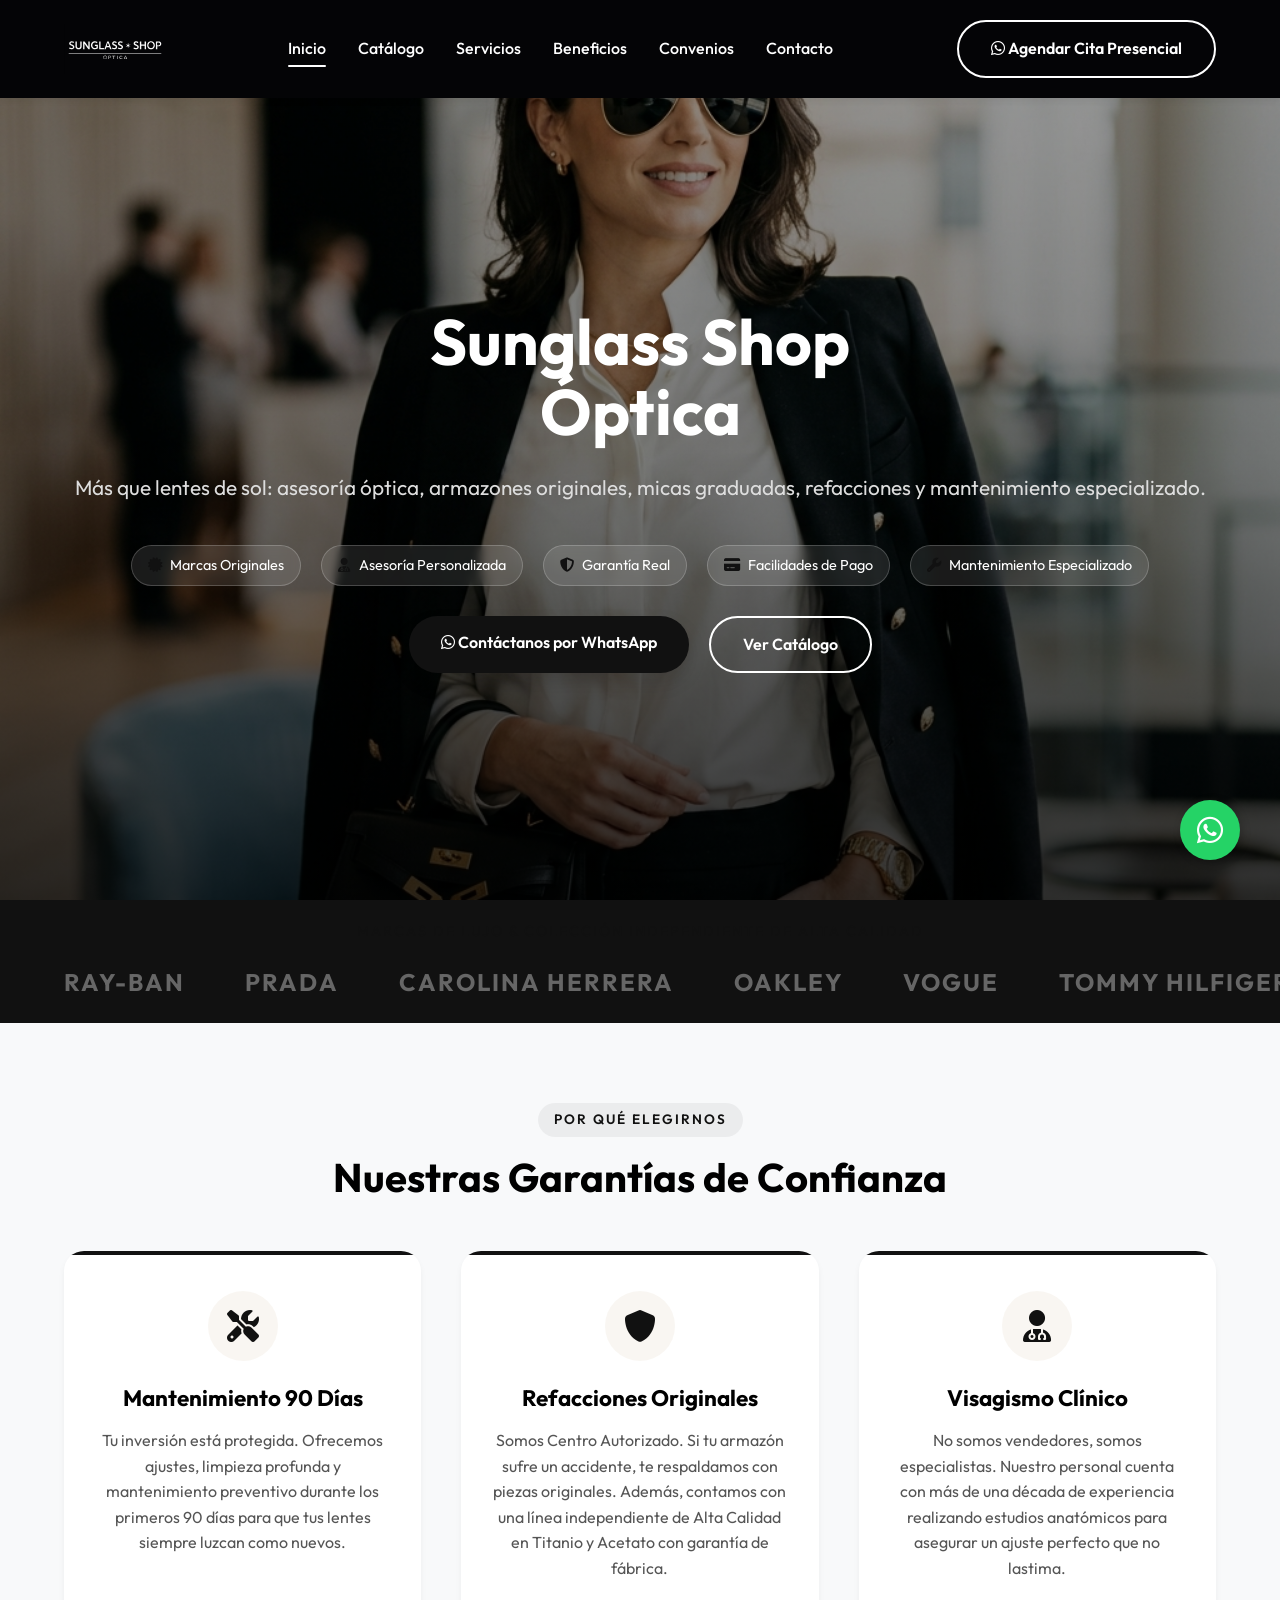
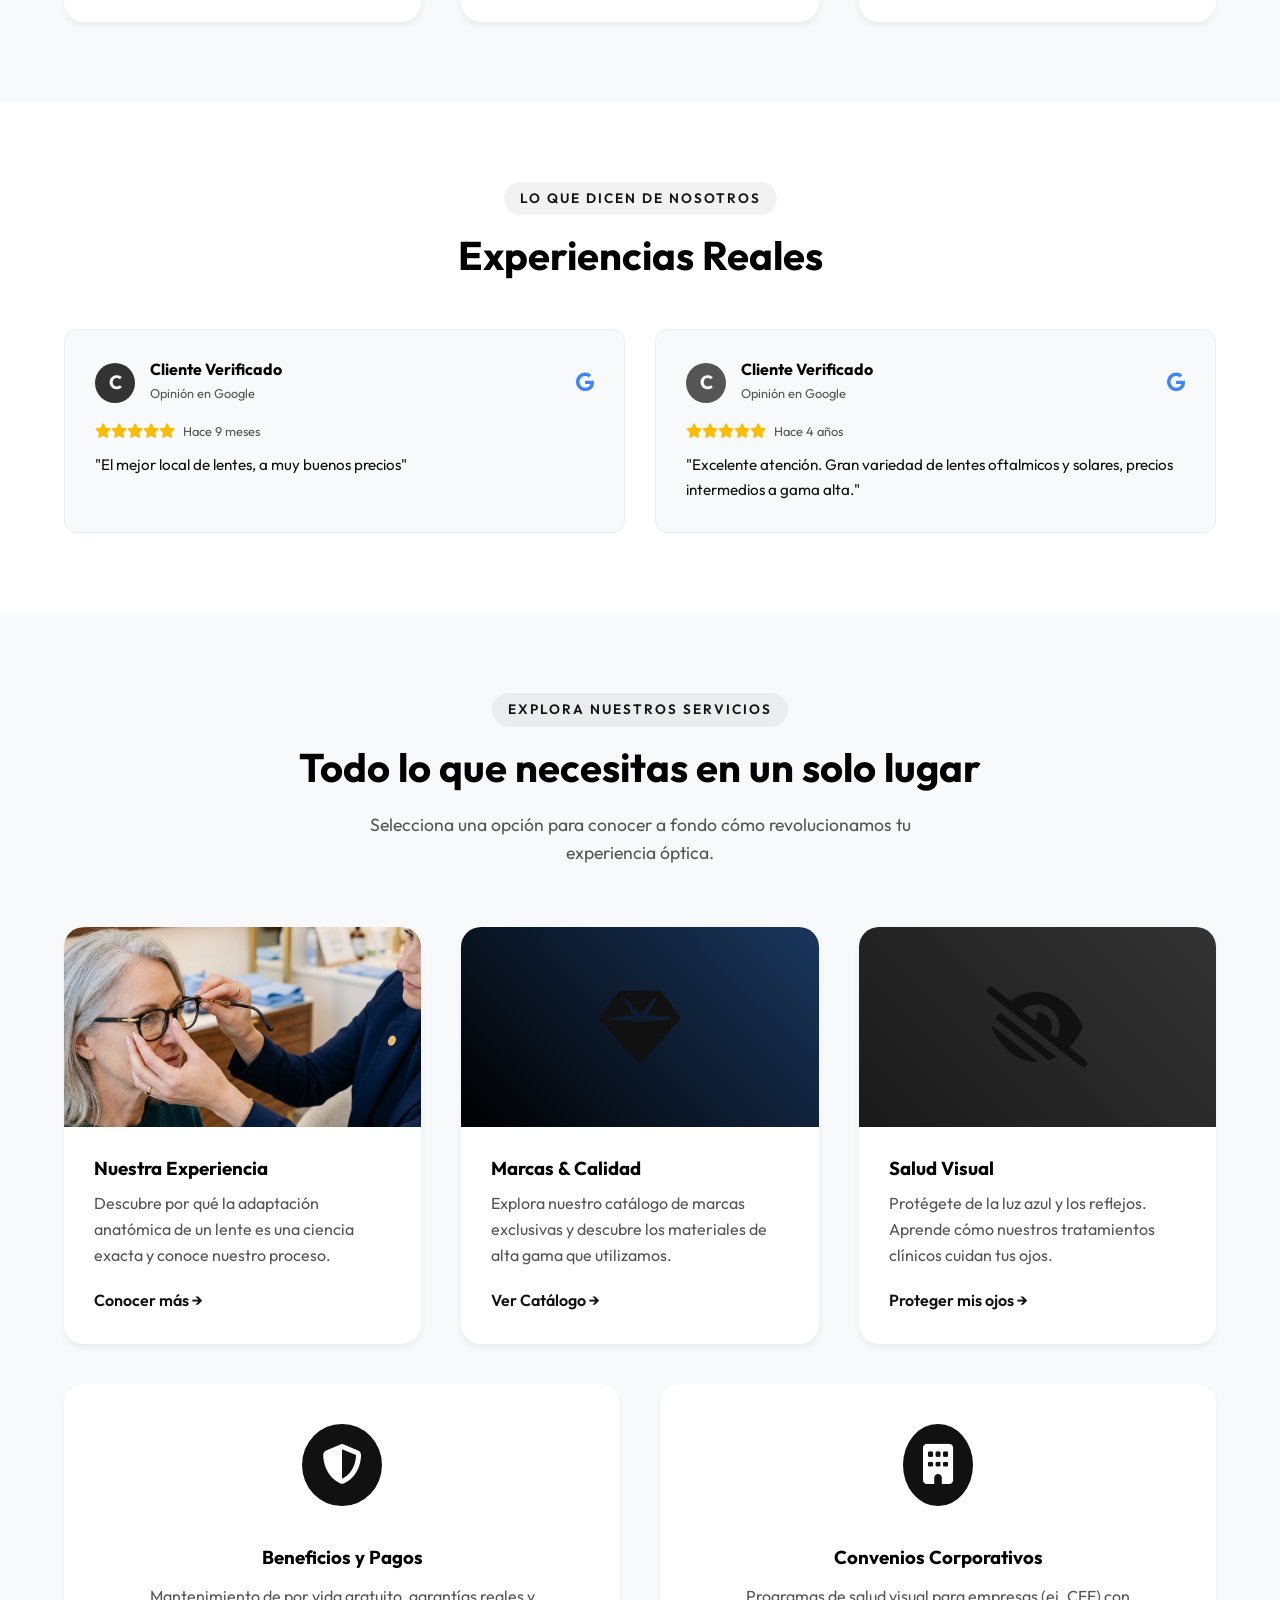
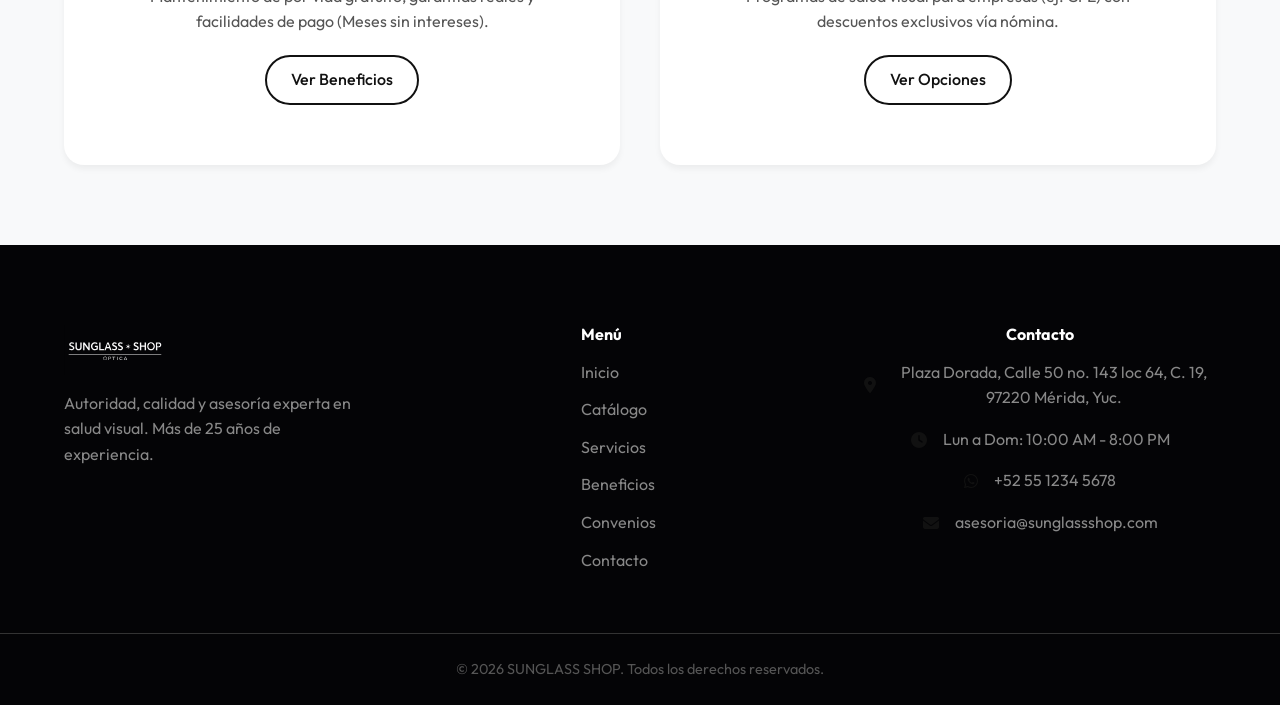
<file: index.html>
<!DOCTYPE html>
<html lang="es">
<head>
    <meta charset="UTF-8">
    <meta name="viewport" content="width=device-width, initial-scale=1.0">
    <title>Sunglass Shop Óptica</title>
    <meta name="description" content="Visión perfecta. Estilo auténtico. Asesoría experta. Más de 11 años cuidando tu salud visual con las mejores marcas y tecnología.">
    <link rel="stylesheet" href="styles.css">
    <link rel="preconnect" href="https://fonts.googleapis.com">
    <link rel="preconnect" href="https://fonts.gstatic.com" crossorigin>
    <link href="https://fonts.googleapis.com/css2?family=Outfit:wght@300;400;500;600;700&display=swap" rel="stylesheet">
    <link rel="stylesheet" href="https://cdnjs.cloudflare.com/ajax/libs/font-awesome/6.4.0/css/all.min.css">
</head>
<body>
    <!-- Navbar -->
    <header class="navbar">
        <div class="container nav-container">
            <a href="index.html" class="logo">
                <img src="assets/logo_sunglasses.svg" alt="SUNGLASS SHOP" class="logo-img">
            </a>
            <nav class="nav-menu">
                <a href="index.html" class="nav-link active">Inicio</a>
                <a href="catalogo.html" class="nav-link">Catálogo</a>
                <a href="servicios.html" class="nav-link">Servicios</a>
                <a href="beneficios.html" class="nav-link">Beneficios</a>
                <a href="convenios.html" class="nav-link">Convenios</a>
                <a href="contacto.html" class="nav-link">Contacto</a>
            </nav>
            <div class="nav-actions">
                <a href="https://wa.me/525512345678?text=Hola,%20quiero%20informaci%C3%B3n%20de%20Sunglass%20Shop%20%C3%93ptica." target="_blank" class="btn btn-outline-gold"><i class="fa-brands fa-whatsapp"></i> Agendar Cita Presencial</a>
            </div>
        </div>
    </header>

    <!-- 1. Hero Section (El Gancho Emocional) -->
    <section class="hero-slider" id="home">
        <!-- Slide 1 -->
        <div class="hero-slide active" style="background-image: url('images/hero_premium_glasses_1783195366505.png');"></div>
        <!-- Slide 2 (Placeholder) -->
        <div class="hero-slide" style="background-image: url('images/expert_fitting_1783195374148.png');"></div>
        <!-- Slide 3 (Placeholder) -->
        <div class="hero-slide" style="background-image: url('images/glasses_model_1_1783196458318.png');"></div>
        
        <div class="overlay-gradient-dark"></div>
        
        <div class="container hero-content" style="position: relative; z-index: 10;">
            <h1 class="hero-title animate-on-scroll fade-in-up">Sunglass Shop<br><span class="text-gold">Óptica</span></h1>
            <p class="hero-subtitle animate-on-scroll fade-in-up" style="animation-delay: 0.2s; font-size: 1.3rem;">
                Más que lentes de sol: asesoría óptica, armazones originales, micas graduadas, refacciones y mantenimiento especializado.
            </p>
            <div class="hero-badges" style="display: flex; justify-content: center; gap: 20px; flex-wrap: wrap; margin-bottom: 30px;">
                <span class="trust-badge"><i class="fa-solid fa-certificate"></i> Marcas Originales</span>
                <span class="trust-badge"><i class="fa-solid fa-user-doctor"></i> Asesoría Personalizada</span>
                <span class="trust-badge"><i class="fa-solid fa-shield-halved"></i> Garantía Real</span>
                <span class="trust-badge"><i class="fa-solid fa-credit-card"></i> Facilidades de Pago</span>
                <span class="trust-badge"><i class="fa-solid fa-wrench"></i> Mantenimiento Especializado</span>
            </div>
            <div class="hero-actions" style="display: flex; justify-content: center; gap: 20px; flex-wrap: wrap; margin-top: 20px;">
                <a href="https://wa.me/525512345678?text=Hola,%20quiero%20informaci%C3%B3n%20de%20Sunglass%20Shop%20%C3%93ptica." target="_blank" class="btn btn-primary-gold btn-pulse hero-btn"><i class="fa-brands fa-whatsapp"></i> Contáctanos por WhatsApp</a>
                <a href="catalogo.html" class="btn btn-outline-gold hero-btn">Ver Catálogo</a>
            </div>
        </div>
    </section>

    <section class="brand-bar animate-on-scroll fade-in-up">
        <div class="container text-center" style="padding-bottom: 20px;">
            <p style="color: var(--primary-gold); font-size: 0.9rem; letter-spacing: 2px; text-transform: uppercase;">Marcas de Lujo & Colección Independiente de Alta Calidad</p>
        </div>
        <div class="container">
            <div class="brand-track">
                <a href="catalogo.html">RAY-BAN</a>
                <a href="catalogo.html">PRADA</a>
                <a href="catalogo.html">CAROLINA HERRERA</a>
                <a href="catalogo.html">OAKLEY</a>
                <a href="catalogo.html">VOGUE</a>
                <a href="catalogo.html">TOMMY HILFIGER</a>
                <!-- Duplicate for infinite scroll effect -->
                <a href="catalogo.html">RAY-BAN</a>
                <a href="catalogo.html">PRADA</a>
                <a href="catalogo.html">CAROLINA HERRERA</a>
                <a href="catalogo.html">OAKLEY</a>
                <a href="catalogo.html">VOGUE</a>
                <a href="catalogo.html">TOMMY HILFIGER</a>
            </div>
        </div>
    </section>

    <!-- The 3 Pillars of Trust Section -->
    <section class="trust-pillars" style="padding: 80px 0; background-color: var(--bg-light);">
        <div class="container text-center animate-on-scroll fade-in-up">
            <span class="section-badge">POR QUÉ ELEGIRNOS</span>
            <h2 style="font-size: 2.5rem; color: var(--primary-dark); margin-bottom: 50px;">Nuestras Garantías de Confianza</h2>
            <div style="display: grid; grid-template-columns: repeat(auto-fit, minmax(300px, 1fr)); gap: 40px;">
                
                <div class="trust-card animate-on-scroll fade-in-up" style="transition-delay: 0.1s;">
                    <div class="trust-icon"><i class="fa-solid fa-tools"></i></div>
                    <h3>Mantenimiento 90 Días</h3>
                    <p>Tu inversión está protegida. Ofrecemos ajustes, limpieza profunda y mantenimiento preventivo durante los primeros 90 días para que tus lentes siempre luzcan como nuevos.</p>
                </div>
                
                <div class="trust-card animate-on-scroll fade-in-up" style="transition-delay: 0.2s;">
                    <div class="trust-icon"><i class="fa-solid fa-shield"></i></div>
                    <h3>Refacciones Originales</h3>
                    <p>Somos Centro Autorizado. Si tu armazón sufre un accidente, te respaldamos con piezas originales. Además, contamos con una línea independiente de Alta Calidad en Titanio y Acetato con garantía de fábrica.</p>
                </div>
                
                <div class="trust-card animate-on-scroll fade-in-up" style="transition-delay: 0.3s;">
                    <div class="trust-icon"><i class="fa-solid fa-user-doctor"></i></div>
                    <h3>Visagismo Clínico</h3>
                    <p>No somos vendedores, somos especialistas. Nuestro personal cuenta con más de una década de experiencia realizando estudios anatómicos para asegurar un ajuste perfecto que no lastima.</p>
                </div>

            </div>
        </div>
    </section>

    <!-- Testimonials / Social Proof -->
    <section class="testimonials-section" style="padding: 80px 0; background-color: white;">
        <div class="container text-center animate-on-scroll fade-in-up">
            <span class="section-badge">LO QUE DICEN DE NOSOTROS</span>
            <h2 style="font-size: 2.5rem; color: var(--primary-dark); margin-bottom: 50px;">Experiencias Reales</h2>
            
            <div class="testimonial-grid" style="display: grid; grid-template-columns: repeat(auto-fit, minmax(300px, 1fr)); gap: 30px;">
                
                <!-- Review 1 -->
                <div class="testimonial-card animate-on-scroll fade-in-up" style="transition-delay: 0.1s; background: var(--bg-light); border-radius: var(--radius-md); padding: 30px; border: 1px solid #eee; text-align: left;">
                    <div style="display: flex; align-items: center; justify-content: space-between; margin-bottom: 15px;">
                        <div style="display: flex; align-items: center; gap: 15px;">
                            <div style="width: 40px; height: 40px; background-color: #333; color: white; border-radius: 50%; display: flex; align-items: center; justify-content: center; font-weight: bold; font-size: 1.2rem;">C</div>
                            <div>
                                <h4 style="color: var(--primary-dark); margin: 0; font-size: 1rem;">Cliente Verificado</h4>
                                <span style="font-size: 0.8rem; color: var(--text-light);">Opinión en Google</span>
                            </div>
                        </div>
                        <i class="fa-brands fa-google" style="color: #4285F4; font-size: 1.2rem;"></i>
                    </div>
                    <div class="stars" style="color: #fbbc05; margin-bottom: 10px; font-size: 0.9rem;">
                        <i class="fa-solid fa-star"></i><i class="fa-solid fa-star"></i><i class="fa-solid fa-star"></i><i class="fa-solid fa-star"></i><i class="fa-solid fa-star"></i>
                        <span style="color: var(--text-light); font-size: 0.8rem; margin-left: 5px;">Hace 9 meses</span>
                    </div>
                    <p class="testimonial-text" style="color: var(--text-dark); margin-bottom: 0; line-height: 1.6; font-size: 0.95rem;">"El mejor local de lentes, a muy buenos precios"</p>
                </div>

                <!-- Review 2 -->
                <div class="testimonial-card animate-on-scroll fade-in-up" style="transition-delay: 0.2s; background: var(--bg-light); border-radius: var(--radius-md); padding: 30px; border: 1px solid #eee; text-align: left;">
                    <div style="display: flex; align-items: center; justify-content: space-between; margin-bottom: 15px;">
                        <div style="display: flex; align-items: center; gap: 15px;">
                            <div style="width: 40px; height: 40px; background-color: #555; color: white; border-radius: 50%; display: flex; align-items: center; justify-content: center; font-weight: bold; font-size: 1.2rem;">C</div>
                            <div>
                                <h4 style="color: var(--primary-dark); margin: 0; font-size: 1rem;">Cliente Verificado</h4>
                                <span style="font-size: 0.8rem; color: var(--text-light);">Opinión en Google</span>
                            </div>
                        </div>
                        <i class="fa-brands fa-google" style="color: #4285F4; font-size: 1.2rem;"></i>
                    </div>
                    <div class="stars" style="color: #fbbc05; margin-bottom: 10px; font-size: 0.9rem;">
                        <i class="fa-solid fa-star"></i><i class="fa-solid fa-star"></i><i class="fa-solid fa-star"></i><i class="fa-solid fa-star"></i><i class="fa-solid fa-star"></i>
                        <span style="color: var(--text-light); font-size: 0.8rem; margin-left: 5px;">Hace 4 años</span>
                    </div>
                    <p class="testimonial-text" style="color: var(--text-dark); margin-bottom: 0; line-height: 1.6; font-size: 0.95rem;">"Excelente atención. Gran variedad de lentes oftalmicos y solares, precios intermedios a gama alta."</p>
                </div>

            </div>
        </div>
    </section>

    <!-- Explore the Hub Section -->
    <section class="hub-section" style="padding: 80px 0; background-color: var(--bg-light);">
        <div class="container animate-on-scroll fade-in-up">
            <div class="text-center" style="margin-bottom: 60px;">
                <span class="section-badge">EXPLORA NUESTROS SERVICIOS</span>
                <h2 style="font-size: 2.5rem; color: var(--primary-dark); margin-bottom: 20px;">Todo lo que necesitas en un solo lugar</h2>
                <p style="color: var(--text-light); max-width: 600px; margin: 0 auto; font-size: 1.1rem;">Selecciona una opción para conocer a fondo cómo revolucionamos tu experiencia óptica.</p>
            </div>
            
            <div style="display: grid; grid-template-columns: repeat(auto-fit, minmax(300px, 1fr)); gap: 40px;">
                <!-- Card 1 -->
                <div class="card animate-on-scroll fade-in-up" style="background: white; border-radius: var(--radius-lg); overflow: hidden; box-shadow: var(--shadow-sm); transition: var(--transition); transition-delay: 0.1s;" onmouseover="this.style.transform='translateY(-10px)'; this.style.boxShadow='var(--shadow-lg)';" onmouseout="this.style.transform='translateY(0)'; this.style.boxShadow='var(--shadow-sm)';">
                    <div style="height: 200px; overflow: hidden;">
                        <img src="images/expert_fitting_1783195374148.png" style="width: 100%; height: 100%; object-fit: cover;">
                    </div>
                    <div style="padding: 30px;">
                        <h3 style="color: var(--primary-dark); margin-bottom: 12px;">Nuestra Experiencia</h3>
                        <p style="color: var(--text-light); margin-bottom: 20px;">Descubre por qué la adaptación anatómica de un lente es una ciencia exacta y conoce nuestro proceso.</p>
                        <a href="servicios.html" style="color: var(--primary-gold); font-weight: 600; text-decoration: none;">Conocer más &rarr;</a>
                    </div>
                </div>

                <!-- Card 2 -->
                <div class="card animate-on-scroll fade-in-up" style="background: white; border-radius: var(--radius-lg); overflow: hidden; box-shadow: var(--shadow-sm); transition: var(--transition); transition-delay: 0.2s;" onmouseover="this.style.transform='translateY(-10px)'; this.style.boxShadow='var(--shadow-lg)';" onmouseout="this.style.transform='translateY(0)'; this.style.boxShadow='var(--shadow-sm)';">
                    <div style="height: 200px; background: linear-gradient(45deg, var(--primary-dark), #1a365d); display: flex; align-items: center; justify-content: center;">
                        <i class="fa-solid fa-gem" style="font-size: 5rem; color: var(--primary-gold);"></i>
                    </div>
                    <div style="padding: 30px;">
                        <h3 style="color: var(--primary-dark); margin-bottom: 12px;">Marcas & Calidad</h3>
                        <p style="color: var(--text-light); margin-bottom: 20px;">Explora nuestro catálogo de marcas exclusivas y descubre los materiales de alta gama que utilizamos.</p>
                        <a href="catalogo.html" style="color: var(--primary-gold); font-weight: 600; text-decoration: none;">Ver Catálogo &rarr;</a>
                    </div>
                </div>

                <!-- Card 3 -->
                <div class="card animate-on-scroll fade-in-up" style="background: white; border-radius: var(--radius-lg); overflow: hidden; box-shadow: var(--shadow-sm); transition: var(--transition); transition-delay: 0.3s;" onmouseover="this.style.transform='translateY(-10px)'; this.style.boxShadow='var(--shadow-lg)';" onmouseout="this.style.transform='translateY(0)'; this.style.boxShadow='var(--shadow-sm)';">
                    <div style="height: 200px; background: linear-gradient(45deg, #1a1a1a, #333); display: flex; align-items: center; justify-content: center;">
                        <i class="fa-solid fa-eye-low-vision" style="font-size: 5rem; color: var(--primary-gold);"></i>
                    </div>
                    <div style="padding: 30px;">
                        <h3 style="color: var(--primary-dark); margin-bottom: 12px;">Salud Visual</h3>
                        <p style="color: var(--text-light); margin-bottom: 20px;">Protégete de la luz azul y los reflejos. Aprende cómo nuestros tratamientos clínicos cuidan tus ojos.</p>
                        <a href="servicios.html" style="color: var(--primary-gold); font-weight: 600; text-decoration: none;">Proteger mis ojos &rarr;</a>
                    </div>
                </div>
            </div>
            
            <div style="display: grid; grid-template-columns: repeat(auto-fit, minmax(300px, 1fr)); gap: 40px; margin-top: 40px;">
                <!-- Card 4 -->
                <div class="card animate-on-scroll fade-in-up" style="transition-delay: 0.4s; background: white; border-radius: var(--radius-lg); padding: 40px; box-shadow: var(--shadow-sm); text-align: center;">
                    <div class="card-icon" style="background-color: var(--primary-gold); color: white; border-radius: 50%; padding: 20px; display: inline-block; margin-bottom: 20px;">
                        <i class="fa-solid fa-shield-halved" style="font-size: 2.5rem;"></i>
                    </div>
                    <div class="card-content" style="padding: 20px; text-align: center;">
                        <h3 style="color: var(--primary-dark); margin-bottom: 15px;">Beneficios y Pagos</h3>
                        <p style="color: var(--text-light); margin-bottom: 20px;">Mantenimiento de por vida gratuito, garantías reales y facilidades de pago (Meses sin intereses).</p>
                        <a href="beneficios.html" class="btn btn-outline-gold" style="display: inline-block; padding: 10px 24px; border: 2px solid var(--primary-gold); color: var(--primary-gold); border-radius: 50px; text-decoration: none; font-weight: 500;">Ver Beneficios</a>
                    </div>
                </div>

                <!-- Card 5 -->
                <div class="card animate-on-scroll fade-in-up" style="transition-delay: 0.5s; background: white; border-radius: var(--radius-lg); padding: 40px; box-shadow: var(--shadow-sm); text-align: center;">
                    <div class="card-icon" style="background-color: var(--primary-gold); color: white; border-radius: 50%; padding: 20px; display: inline-block; margin-bottom: 20px;">
                        <i class="fa-solid fa-building" style="font-size: 2.5rem;"></i>
                    </div>
                    <div class="card-content" style="padding: 20px; text-align: center;">
                        <h3 style="color: var(--primary-dark); margin-bottom: 15px;">Convenios Corporativos</h3>
                        <p style="color: var(--text-light); margin-bottom: 20px;">Programas de salud visual para empresas (ej. CFE) con descuentos exclusivos vía nómina.</p>
                        <a href="convenios.html" class="btn btn-outline-gold" style="display: inline-block; padding: 10px 24px; border: 2px solid var(--primary-gold); color: var(--primary-gold); border-radius: 50px; text-decoration: none; font-weight: 500;">Ver Opciones</a>
                    </div>
                </div>
            </div>
        </div>
    </section>

    <!-- Footer -->
    <footer class="footer">
        <div class="container footer-container">
            <div class="footer-brand">
                <a href="index.html" class="logo">
                    <img src="assets/logo_sunglasses.svg" alt="SUNGLASS SHOP" class="logo-img">
                </a>
                <p>Autoridad, calidad y asesoría experta en salud visual. Más de 25 años de experiencia.</p>
            </div>
            <div class="footer-links">
                <h4>Menú</h4>
                <ul>
                    <li><a href="index.html">Inicio</a></li>
                    <li><a href="catalogo.html">Catálogo</a></li>
                    <li><a href="servicios.html">Servicios</a></li>
                    <li><a href="beneficios.html">Beneficios</a></li>
                    <li><a href="convenios.html">Convenios</a></li>
                    <li><a href="contacto.html">Contacto</a></li>
                </ul>
            </div>
            <div class="footer-contact">
                <h4>Contacto</h4>
                <p><i class="fa-solid fa-location-dot"></i> Plaza Dorada, Calle 50 no. 143 loc 64, C. 19, 97220 Mérida, Yuc.</p>
                <p><i class="fa-solid fa-clock"></i> Lun a Dom: 10:00 AM - 8:00 PM</p>
                <p><i class="fa-brands fa-whatsapp"></i> +52 55 1234 5678</p>
                <p><i class="fa-solid fa-envelope"></i> asesoria@sunglassshop.com</p>
            </div>
        </div>
        <div class="footer-bottom text-center">
            <p>&copy; 2026 SUNGLASS SHOP. Todos los derechos reservados.</p>
        </div>
    </footer>

    <!-- Floating WhatsApp Button -->
    <a href="https://wa.me/525512345678" class="whatsapp-float" target="_blank" aria-label="Chat en WhatsApp">
        <i class="fa-brands fa-whatsapp"></i>
    </a>

    <script src="script.js"></script>
</body>
</html>
</file>
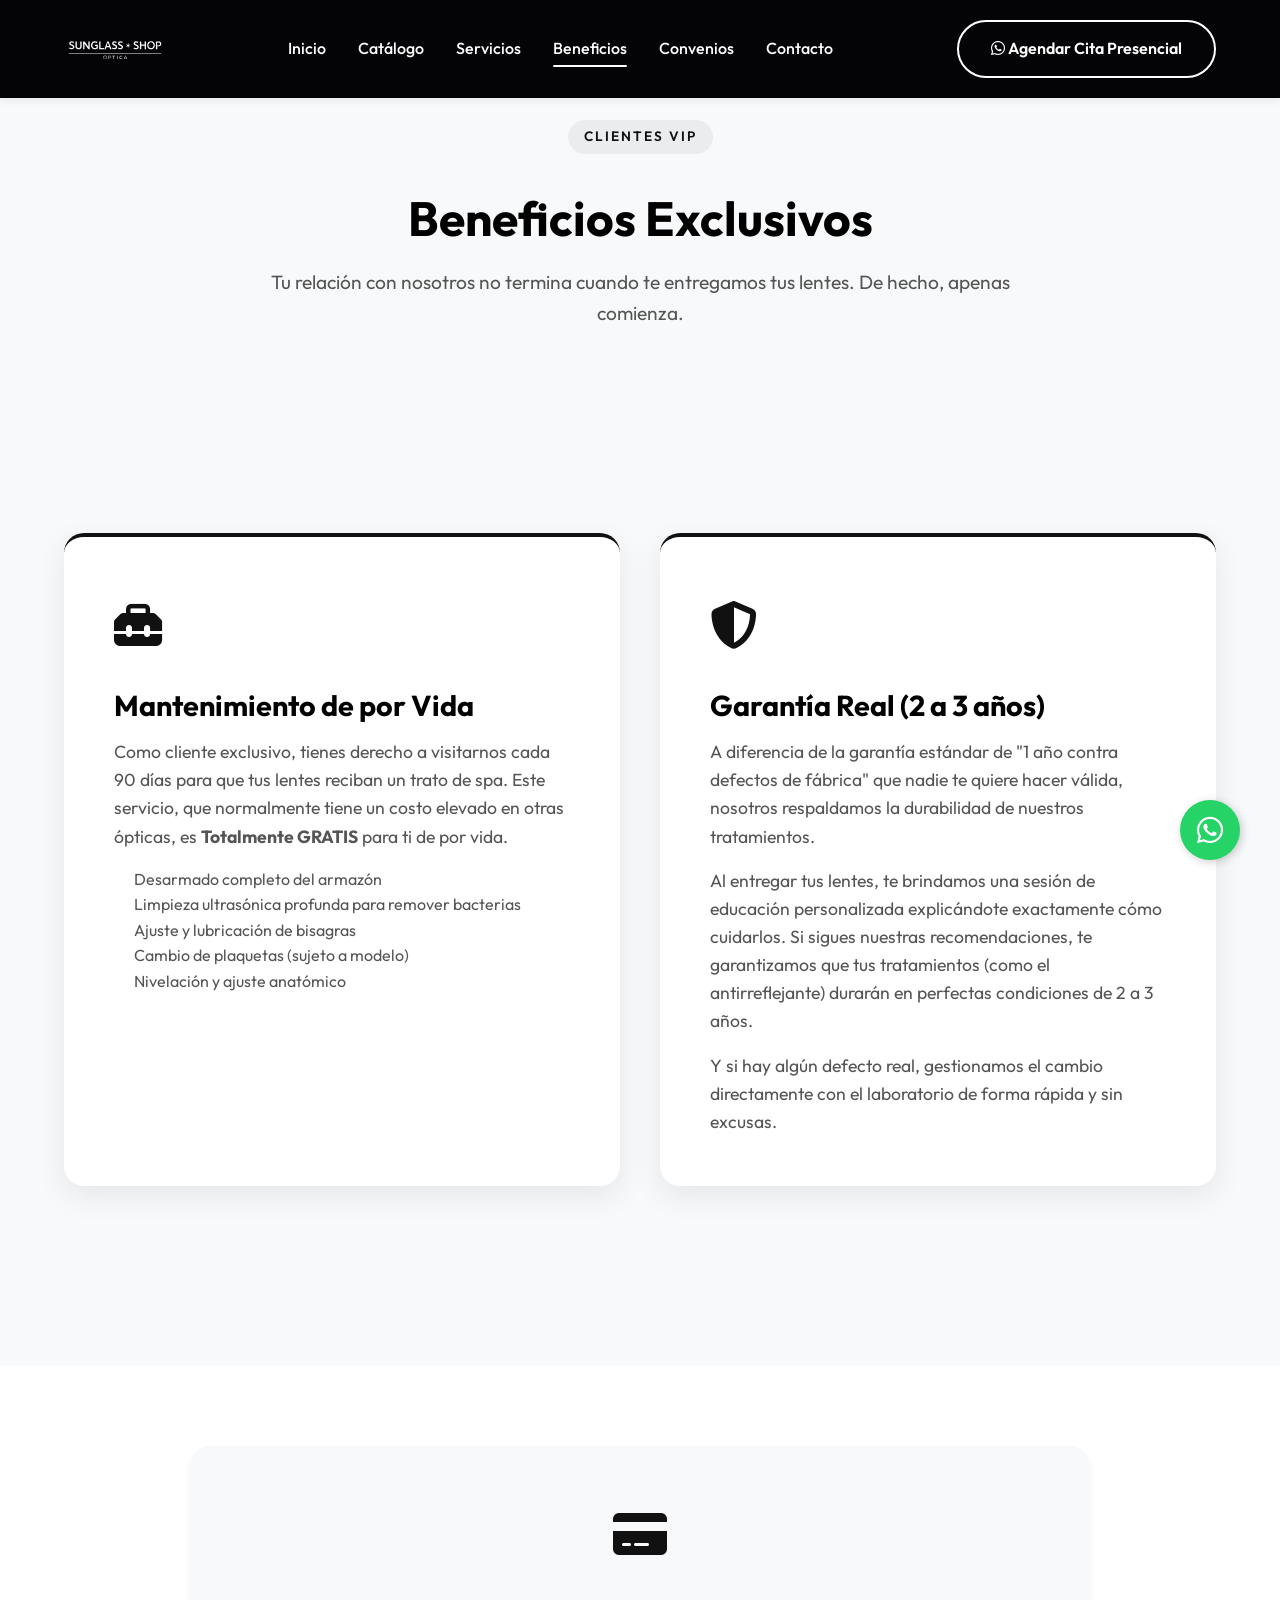
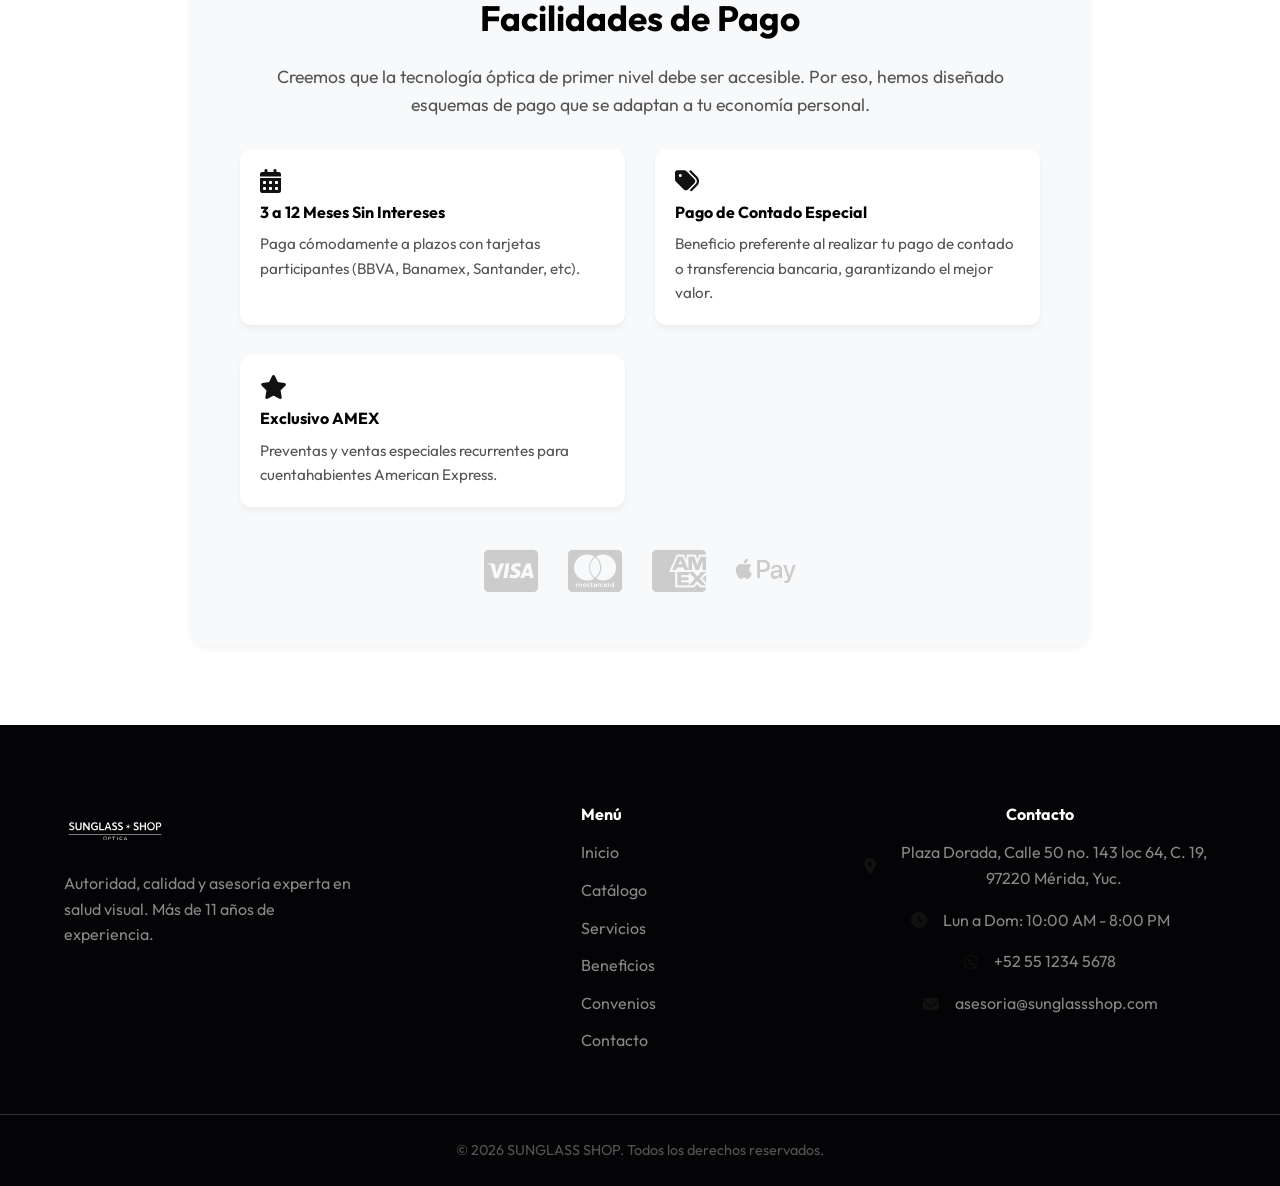
<file: beneficios.html>
<!DOCTYPE html>
<html lang="es">
<head>
    <meta charset="UTF-8">
    <meta name="viewport" content="width=device-width, initial-scale=1.0">
    <title>Beneficios VIP - SUNGLASS SHOP</title>
    <meta name="description" content="Descubre los beneficios exclusivos de ser cliente en Sunglass Shop. Mantenimiento de por vida gratuito y garantías reales.">
    <link rel="stylesheet" href="styles.css">
    <link rel="preconnect" href="https://fonts.googleapis.com">
    <link rel="preconnect" href="https://fonts.gstatic.com" crossorigin>
    <link href="https://fonts.googleapis.com/css2?family=Outfit:wght@300;400;500;600;700&display=swap" rel="stylesheet">
    <link rel="stylesheet" href="https://cdnjs.cloudflare.com/ajax/libs/font-awesome/6.4.0/css/all.min.css">
</head>
<body class="page-beneficios">
    <!-- Navbar -->
    <header class="navbar">
        <div class="container nav-container">
            <a href="index.html" class="logo">
                <img src="assets/logo_sunglasses.svg" alt="SUNGLASS SHOP" class="logo-img">
            </a>
            <nav class="nav-menu">
                <a href="index.html" class="nav-link">Inicio</a>
                <a href="catalogo.html" class="nav-link">Catálogo</a>
                <a href="servicios.html" class="nav-link">Servicios</a>
                <a href="beneficios.html" class="nav-link active">Beneficios</a>
                <a href="convenios.html" class="nav-link">Convenios</a>
                <a href="contacto.html" class="nav-link">Contacto</a>
            </nav>
            <div class="nav-actions">
                <a href="https://wa.me/525512345678?text=Hola,%20vi%20los%20beneficios%20de%20Sunglass%20Shop%20%C3%93ptica%20y%20quiero%20m%C3%A1s%20informaci%C3%B3n." target="_blank" class="btn btn-outline-gold"><i class="fa-brands fa-whatsapp"></i> Agendar Cita Presencial</a>
            </div>
        </div>
    </header>

    <!-- Page Header -->
    <div class="page-header" style="background-color: var(--bg-light); padding: 120px 0 60px; text-align: center;">
        <div class="container">
            <span class="section-badge">CLIENTES VIP</span>
            <h1 style="font-size: 3rem; margin-top: 20px; color: var(--primary-dark);">Beneficios Exclusivos</h1>
            <p style="max-width: 800px; margin: 20px auto 0; font-size: 1.2rem; color: var(--text-light);">Tu relación con nosotros no termina cuando te entregamos tus lentes. De hecho, apenas comienza.</p>
        </div>
    </div>

    <!-- Main Content -->
    <section class="benefits" style="padding-top: 80px;">
        <div class="container">
            <div class="benefits-grid" style="grid-template-columns: 1fr 1fr; gap: 40px; margin-bottom: 80px;">
                <div class="benefit-item" style="padding: 50px; background: white; border-radius: var(--radius-lg); box-shadow: var(--shadow-md); text-align: left;">
                    <div class="benefit-icon" style="font-size: 3rem; color: var(--primary-gold); margin-bottom: 24px;"><i class="fa-solid fa-toolbox"></i></div>
                    <h3 style="font-size: 1.8rem; margin-bottom: 16px; color: var(--primary-dark);">Mantenimiento de por Vida</h3>
                    <p style="color: var(--text-light); font-size: 1.1rem; line-height: 1.6; margin-bottom: 16px;">Como cliente exclusivo, tienes derecho a visitarnos cada 90 días para que tus lentes reciban un trato de spa. Este servicio, que normalmente tiene un costo elevado en otras ópticas, es <strong>Totalmente GRATIS</strong> para ti de por vida.</p>
                    <ul style="color: var(--text-light); line-height: 1.6; margin-left: 20px;">
                        <li>Desarmado completo del armazón</li>
                        <li>Limpieza ultrasónica profunda para remover bacterias</li>
                        <li>Ajuste y lubricación de bisagras</li>
                        <li>Cambio de plaquetas (sujeto a modelo)</li>
                        <li>Nivelación y ajuste anatómico</li>
                    </ul>
                </div>
                <div class="benefit-item" style="padding: 50px; background: white; border-radius: var(--radius-lg); box-shadow: var(--shadow-md); text-align: left;">
                    <div class="benefit-icon" style="font-size: 3rem; color: var(--primary-gold); margin-bottom: 24px;"><i class="fa-solid fa-shield-halved"></i></div>
                    <h3 style="font-size: 1.8rem; margin-bottom: 16px; color: var(--primary-dark);">Garantía Real (2 a 3 años)</h3>
                    <p style="color: var(--text-light); font-size: 1.1rem; line-height: 1.6; margin-bottom: 16px;">A diferencia de la garantía estándar de "1 año contra defectos de fábrica" que nadie te quiere hacer válida, nosotros respaldamos la durabilidad de nuestros tratamientos.</p>
                    <p style="color: var(--text-light); font-size: 1.1rem; line-height: 1.6; margin-bottom: 16px;">Al entregar tus lentes, te brindamos una sesión de educación personalizada explicándote exactamente cómo cuidarlos. Si sigues nuestras recomendaciones, te garantizamos que tus tratamientos (como el antirreflejante) durarán en perfectas condiciones de 2 a 3 años.</p>
                    <p style="color: var(--text-light); font-size: 1.1rem; line-height: 1.6;">Y si hay algún defecto real, gestionamos el cambio directamente con el laboratorio de forma rápida y sin excusas.</p>
                </div>
            </div>
        </div>
    </section>

    <!-- Payment Facilities Section -->
    <section class="payment-facilities" style="padding: 80px 0; background: white;">
        <div class="container animate-on-scroll fade-in-up">
            <div style="background-color: var(--bg-light); border-radius: var(--radius-lg); padding: 50px; text-align: center; max-width: 900px; margin: 0 auto; box-shadow: var(--shadow-sm);">
                <div style="font-size: 3rem; color: var(--primary-gold); margin-bottom: 24px;"><i class="fa-solid fa-credit-card"></i></div>
                <h2 style="font-size: 2.2rem; color: var(--primary-dark); margin-bottom: 24px;">Facilidades de Pago</h2>
                <p style="font-size: 1.1rem; color: var(--text-light); line-height: 1.6; margin-bottom: 30px;">Creemos que la tecnología óptica de primer nivel debe ser accesible. Por eso, hemos diseñado esquemas de pago que se adaptan a tu economía personal.</p>
                
                <div style="display: grid; grid-template-columns: repeat(auto-fit, minmax(250px, 1fr)); gap: 30px; text-align: left; margin-bottom: 40px;">
                    <div style="background: white; padding: 20px; border-radius: var(--radius-md); box-shadow: var(--shadow-sm);">
                        <i class="fa-solid fa-calendar-days text-gold" style="font-size: 1.5rem; margin-bottom: 10px;"></i>
                        <h4 style="color: var(--primary-dark); margin-bottom: 10px;">3 a 12 Meses Sin Intereses</h4>
                        <p style="color: var(--text-light); font-size: 0.95rem;">Paga cómodamente a plazos con tarjetas participantes (BBVA, Banamex, Santander, etc).</p>
                    </div>
                    <div style="background: white; padding: 20px; border-radius: var(--radius-md); box-shadow: var(--shadow-sm);">
                        <i class="fa-solid fa-tags text-gold" style="font-size: 1.5rem; margin-bottom: 10px;"></i>
                        <h4 style="color: var(--primary-dark); margin-bottom: 10px;">Pago de Contado Especial</h4>
                        <p style="color: var(--text-light); font-size: 0.95rem;">Beneficio preferente al realizar tu pago de contado o transferencia bancaria, garantizando el mejor valor.</p>
                    </div>
                    <div style="background: white; padding: 20px; border-radius: var(--radius-md); box-shadow: var(--shadow-sm);">
                        <i class="fa-solid fa-star text-gold" style="font-size: 1.5rem; margin-bottom: 10px;"></i>
                        <h4 style="color: var(--primary-dark); margin-bottom: 10px;">Exclusivo AMEX</h4>
                        <p style="color: var(--text-light); font-size: 0.95rem;">Preventas y ventas especiales recurrentes para cuentahabientes American Express.</p>
                    </div>
                </div>
                
                <div class="cards-icons" style="font-size: 3rem; color: #ccc; display: flex; gap: 30px; justify-content: center;">
                    <i class="fa-brands fa-cc-visa"></i>
                    <i class="fa-brands fa-cc-mastercard"></i>
                    <i class="fa-brands fa-cc-amex"></i>
                    <i class="fa-brands fa-apple-pay"></i>
                </div>
            </div>
        </div>
    </section>

    <!-- Footer -->
    <footer class="footer">
        <div class="container footer-container">
            <div class="footer-brand">
                <a href="index.html" class="logo">
                    <img src="assets/logo_sunglasses.svg" alt="SUNGLASS SHOP" class="logo-img">
                </a>
                <p>Autoridad, calidad y asesoría experta en salud visual. Más de 11 años de experiencia.</p>
            </div>
            <div class="footer-links">
                <h4>Menú</h4>
                <ul>
                    <li><a href="index.html">Inicio</a></li>
                    <li><a href="catalogo.html">Catálogo</a></li>
                    <li><a href="servicios.html">Servicios</a></li>
                    <li><a href="beneficios.html">Beneficios</a></li>
                    <li><a href="convenios.html">Convenios</a></li>
                    <li><a href="contacto.html">Contacto</a></li>
                </ul>
            </div>
            <div class="footer-contact">
                <h4>Contacto</h4>
                <p><i class="fa-solid fa-location-dot"></i> Plaza Dorada, Calle 50 no. 143 loc 64, C. 19, 97220 Mérida, Yuc.</p>
                <p><i class="fa-solid fa-clock"></i> Lun a Dom: 10:00 AM - 8:00 PM</p>
                <p><i class="fa-brands fa-whatsapp"></i> +52 55 1234 5678</p>
                <p><i class="fa-solid fa-envelope"></i> asesoria@sunglassshop.com</p>
            </div>
        </div>
        <div class="footer-bottom text-center">
            <p>&copy; 2026 SUNGLASS SHOP. Todos los derechos reservados.</p>
        </div>
    </footer>

    <!-- Floating WhatsApp Button -->
    <a href="https://wa.me/525512345678" class="whatsapp-float" target="_blank" aria-label="Chat en WhatsApp">
        <i class="fa-brands fa-whatsapp"></i>
    </a>
    <script src="script.js"></script>
</body>
</html>
</file>
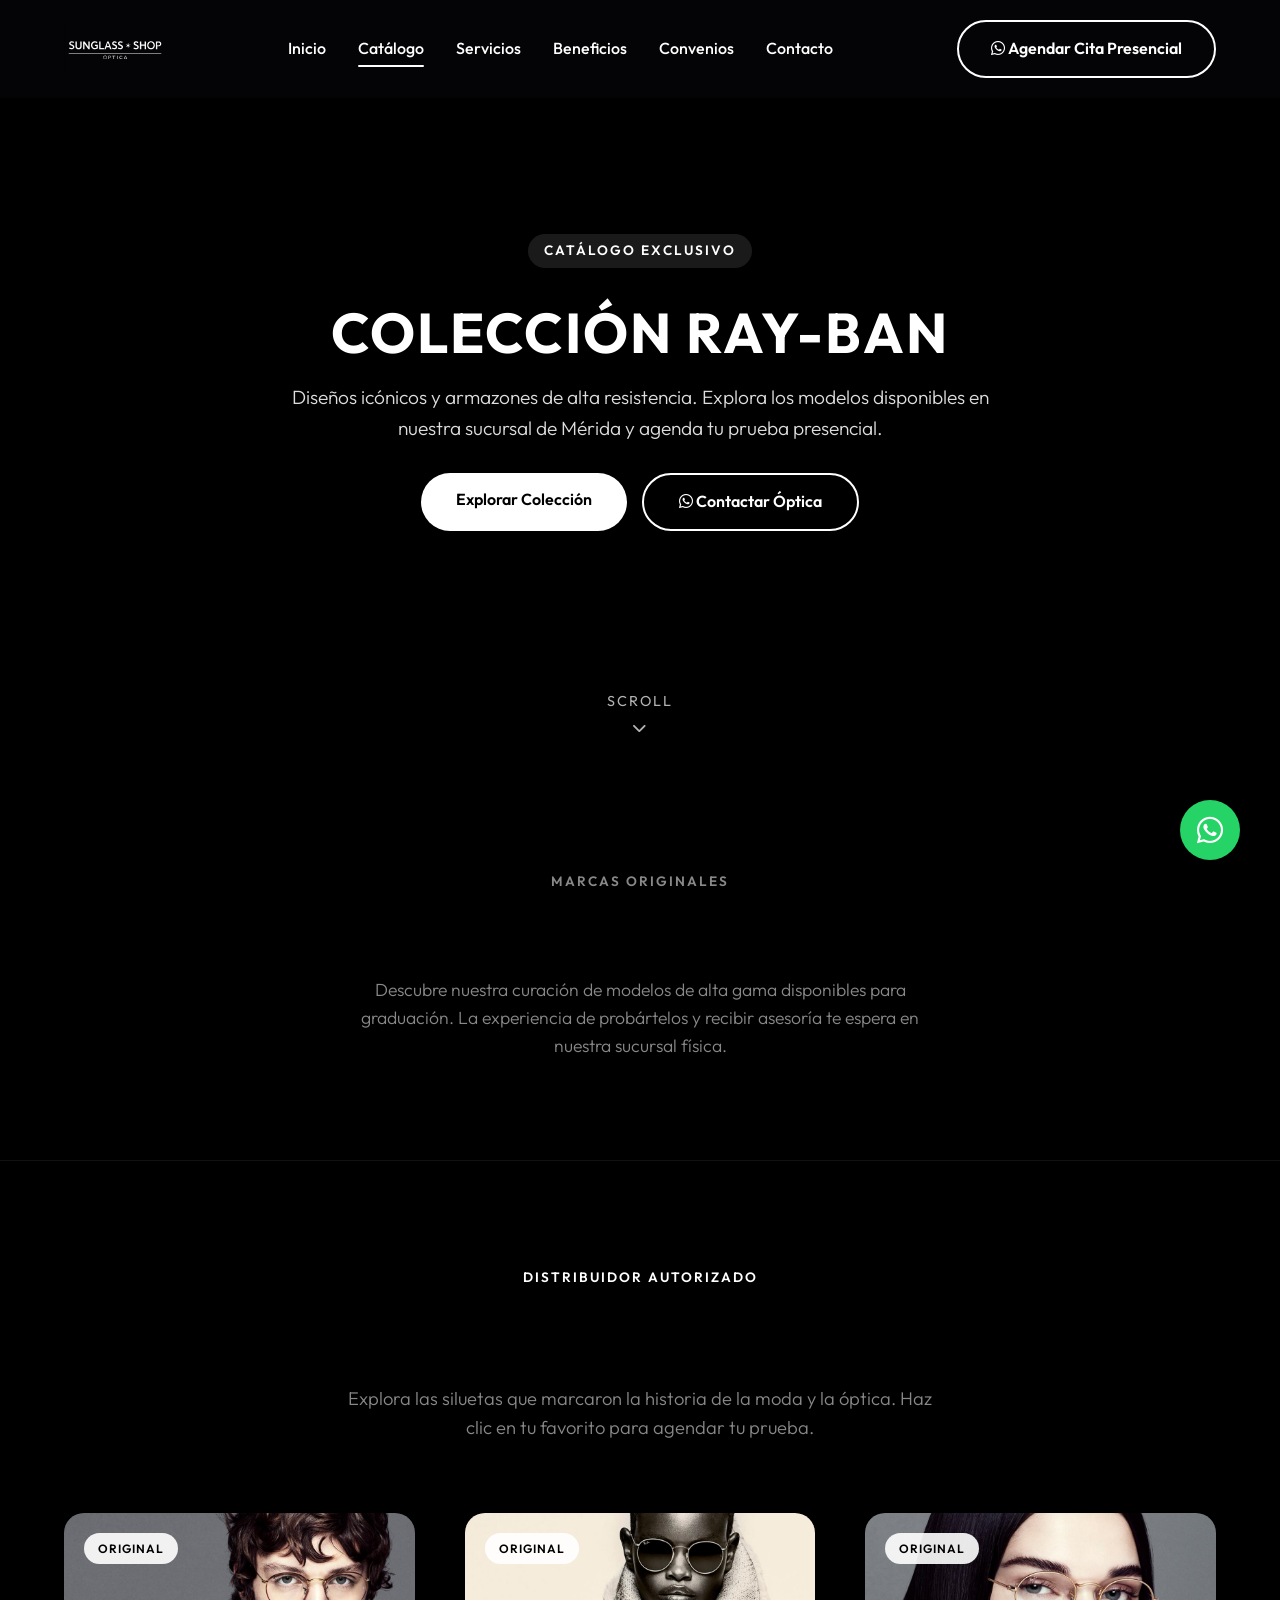
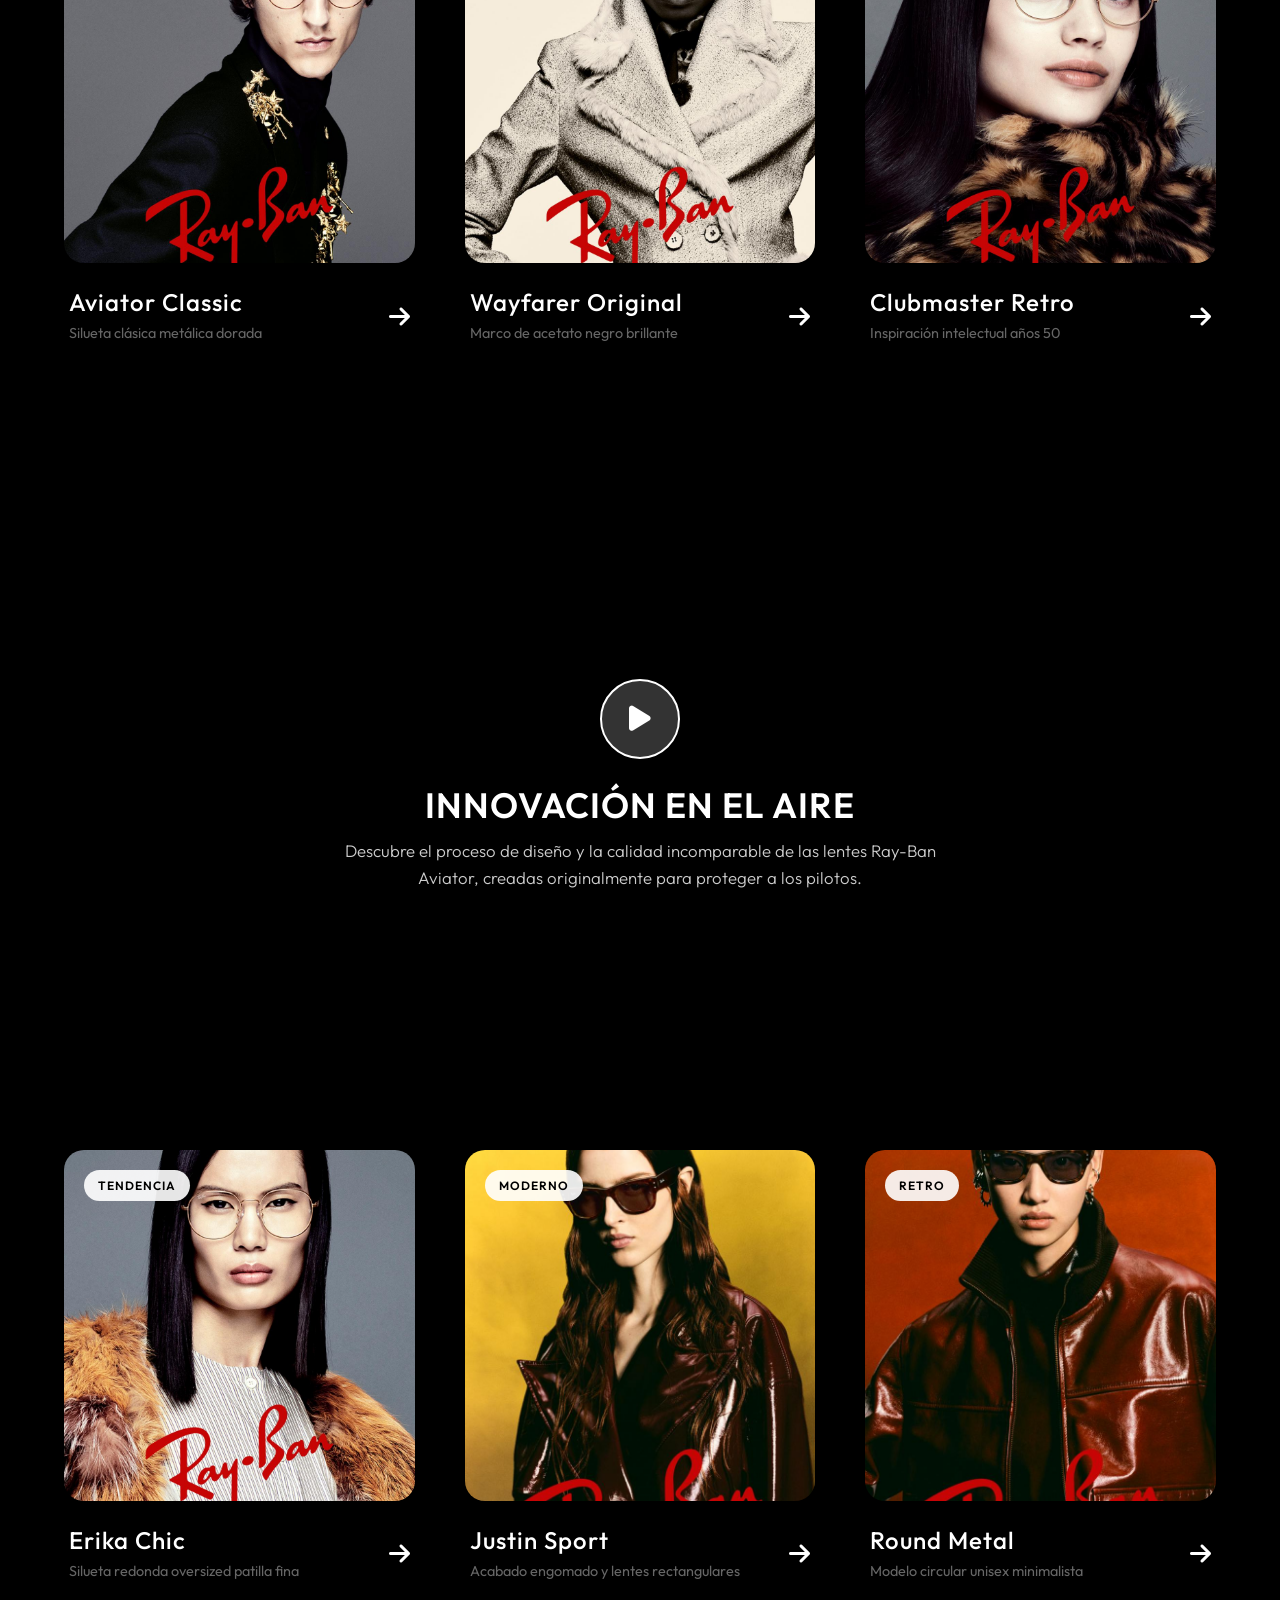
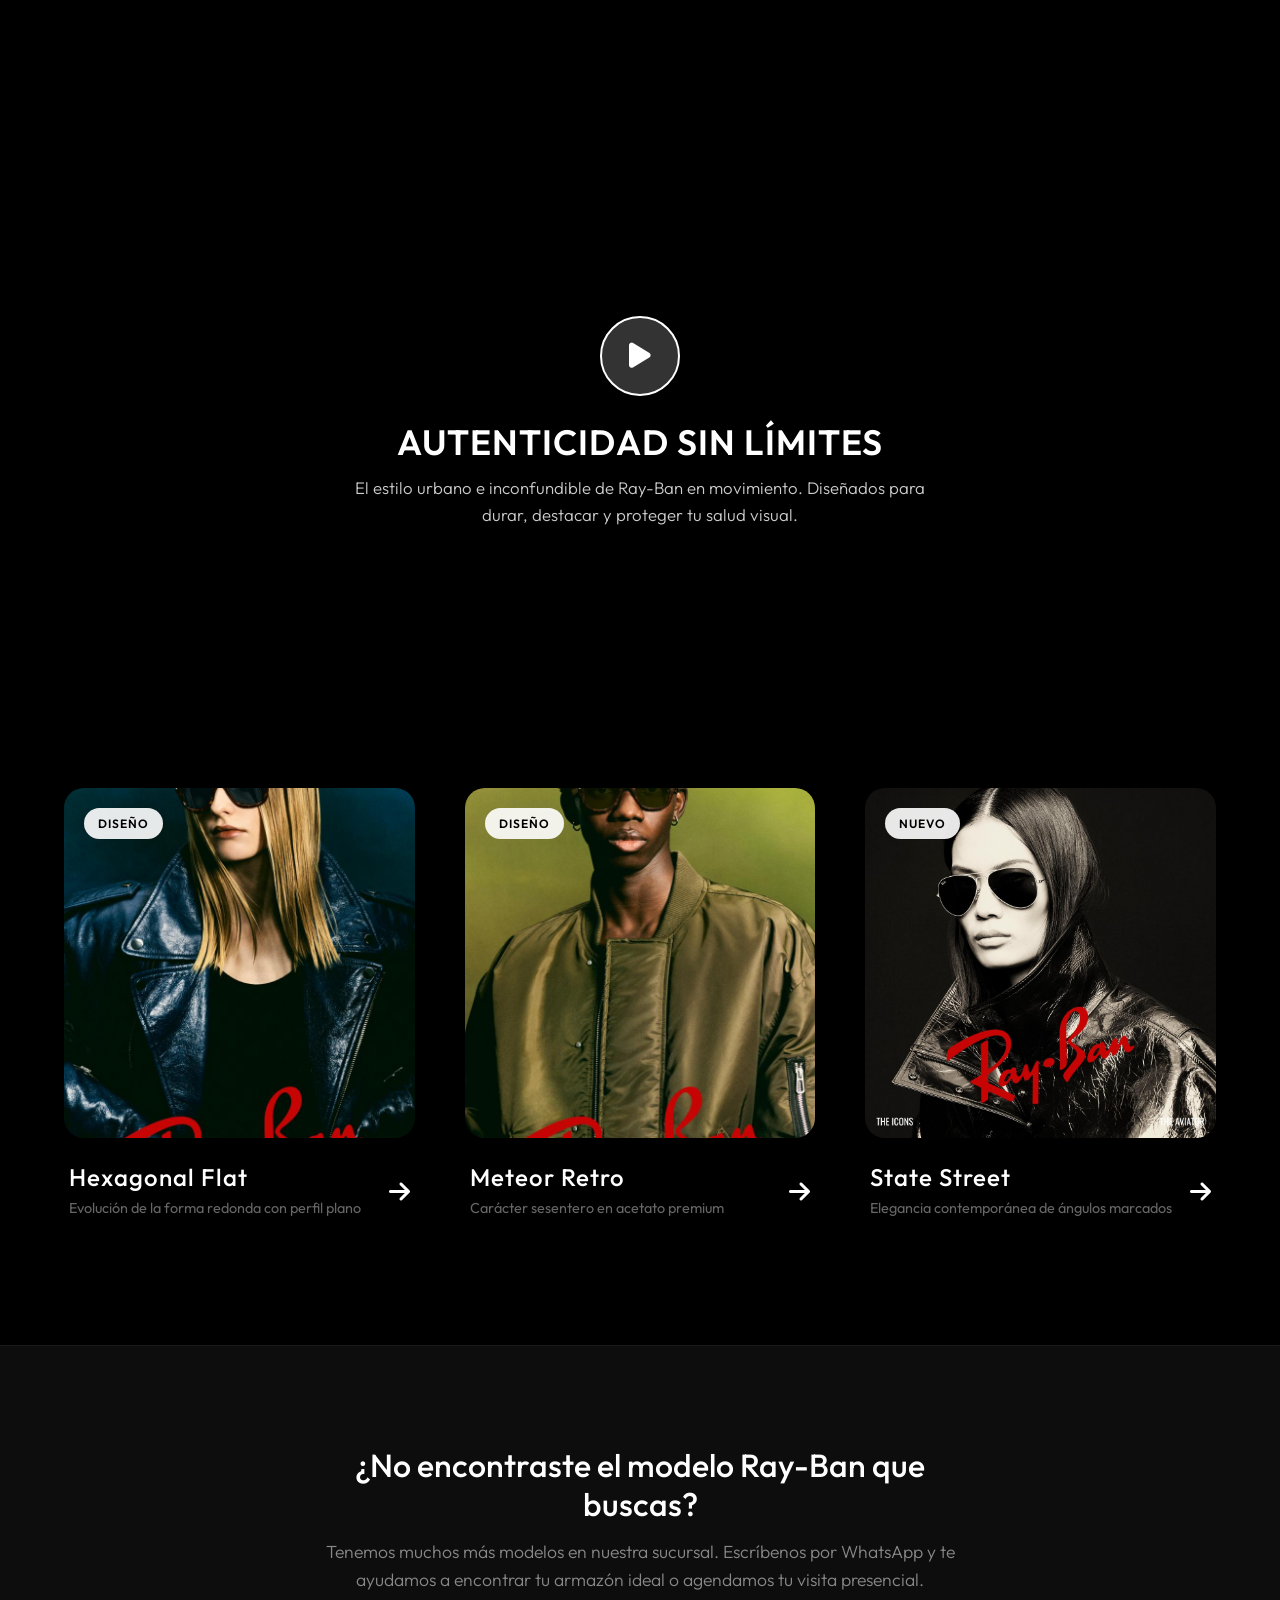
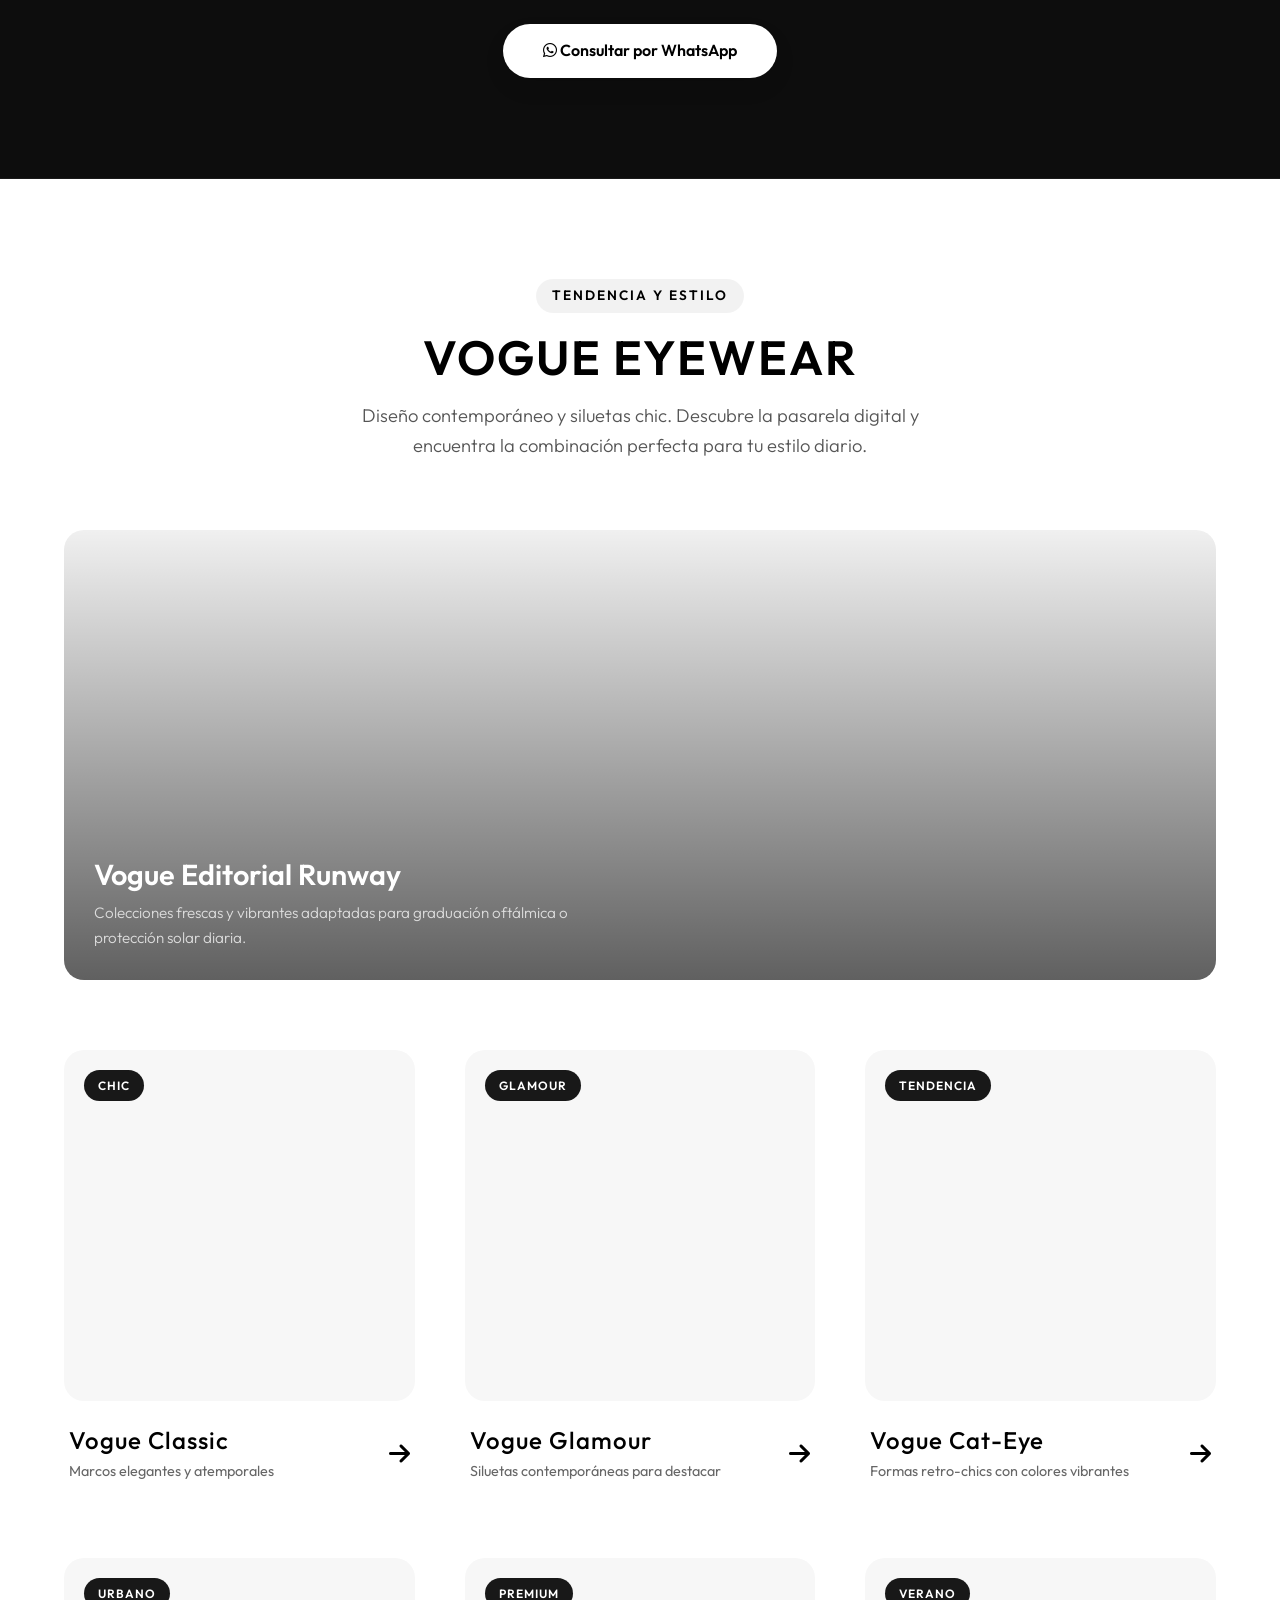
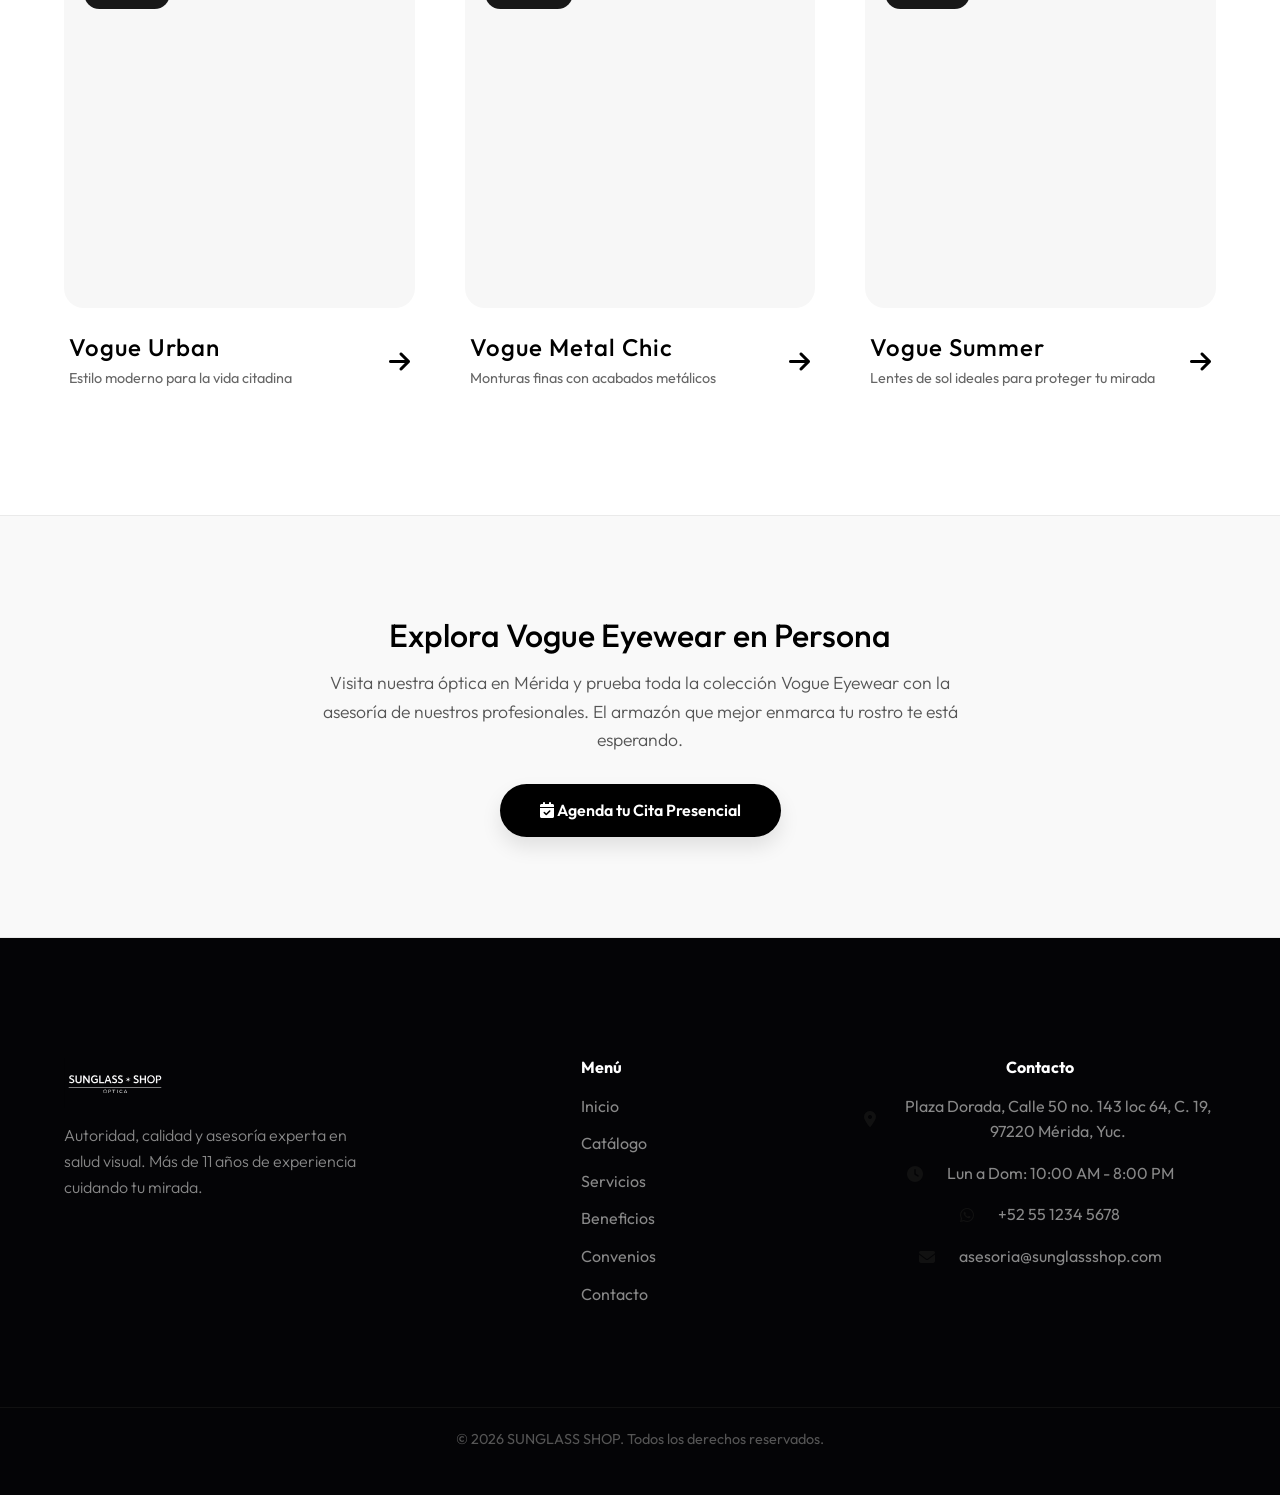
<file: catalogo.html>
<!DOCTYPE html>
<html lang="es">
<head>
    <meta charset="UTF-8">
    <meta name="viewport" content="width=device-width, initial-scale=1.0">
    <title>Catálogo Ray-Ban - Sunglass Shop Óptica</title>
    <meta name="description" content="Explora nuestro catálogo exclusivo de lentes Ray-Ban en Mérida. Asesoría personalizada y modelos 100% originales.">
    <link rel="stylesheet" href="styles.css">
    <link rel="preconnect" href="https://fonts.googleapis.com">
    <link rel="preconnect" href="https://fonts.gstatic.com" crossorigin>
    <link href="https://fonts.googleapis.com/css2?family=Outfit:wght@300;400;500;600;700&display=swap" rel="stylesheet">
    <link rel="stylesheet" href="https://cdnjs.cloudflare.com/ajax/libs/font-awesome/6.4.0/css/all.min.css">
</head>
<body class="page-catalogo" style="background-color: var(--bg-light);">
    <!-- Navbar -->
    <header class="navbar">
        <div class="container nav-container">
            <a href="index.html" class="logo">
                <img src="assets/logo_sunglasses.svg" alt="SUNGLASS SHOP" class="logo-img">
            </a>
            <nav class="nav-menu">
                <a href="index.html" class="nav-link">Inicio</a>
                <a href="catalogo.html" class="nav-link active">Catálogo</a>
                <a href="servicios.html" class="nav-link">Servicios</a>
                <a href="beneficios.html" class="nav-link">Beneficios</a>
                <a href="convenios.html" class="nav-link">Convenios</a>
                <a href="contacto.html" class="nav-link">Contacto</a>
            </nav>
            <div class="nav-actions">
                <a href="https://wa.me/525512345678?text=Hola,%20quiero%20informaci%C3%B3n%20de%20Sunglass%20Shop%20%C3%93ptica." target="_blank" class="btn btn-outline-gold"><i class="fa-brands fa-whatsapp"></i> Agendar Cita Presencial</a>
            </div>
        </div>
    </header>

    <!-- Catalog Hero Section -->
    <div class="catalog-hero" id="hero-showroom">
        <video autoplay muted loop playsinline class="catalog-hero-video">
            <source src="assets/imagenes_catalogo/RayBan/RayBanVid1.mp4" type="video/mp4">
        </video>
        <div class="catalog-hero-overlay"></div>
        
        <div class="catalog-hero-content">
            <span class="section-badge" style="color: #ffffff; border-color: rgba(255, 255, 255, 0.4); background: rgba(255, 255, 255, 0.1);">CATÁLOGO EXCLUSIVO</span>
            <h1 style="font-size: 3.5rem; margin-top: 15px; text-transform: uppercase; letter-spacing: 2px;">Colección Ray-Ban</h1>
            <p style="max-width: 700px; margin: 15px auto 30px; font-size: 1.2rem; color: #ddd; font-weight: 300;">Diseños icónicos y armazones de alta resistencia. Explora los modelos disponibles en nuestra sucursal de Mérida y agenda tu prueba presencial.</p>
            <div style="display: flex; justify-content: center; gap: 15px; flex-wrap: wrap;">
                <a href="#rayban-collection" class="btn btn-primary-gold" style="background-color: #ffffff; color: #000000; padding: 14px 35px;">Explorar Colección</a>
                <a href="https://wa.me/525512345678?text=Hola,%20quiero%20informaci%C3%B3n%20de%20los%20lentes%20Ray-Ban%20de%20la%20sucursal." target="_blank" class="btn btn-outline-gold" style="padding: 14px 35px; border-color: #ffffff; color: #ffffff;"><i class="fa-brands fa-whatsapp"></i> Contactar Óptica</a>
            </div>
        </div>

        <a href="#transition-showcase" class="catalog-scroll-indicator">
            <span>Scroll</span>
            <i class="fa-solid fa-chevron-down"></i>
        </a>
    </div>

    <!-- Elegant Transition Section -->
    <section class="catalog-transition" id="transition-showcase">
        <div class="container">
            <span class="section-badge" style="color: #888; border-color: #333; margin-bottom: 20px;">MARCAS ORIGINALES</span>
            <h2>Colecciones Destacadas</h2>
            <p>Descubre nuestra curación de modelos de alta gama disponibles para graduación. La experiencia de probártelos y recibir asesoría te espera en nuestra sucursal física.</p>
        </div>
    </section>

    <!-- Ray-Ban Section -->
    <section class="editorial-section" id="rayban-collection" style="border-top: 1px solid #111;">
        <div class="container">
            <div class="editorial-title-block">
                <span class="section-badge" style="color: #ffffff; border-color: rgba(255,255,255,0.3);">DISTRIBUIDOR AUTORIZADO</span>
                <h2>Ray-Ban Legacy</h2>
                <p>Explora las siluetas que marcaron la historia de la moda y la óptica. Haz clic en tu favorito para agendar tu prueba.</p>
            </div>

            <!-- Ray-Ban Grid 1 -->
            <div class="editorial-grid">
                
                <!-- Card 1 -->
                <a href="https://wa.me/525512345678?text=Hola,%20quiero%20agendar%20una%20visita%20para%20probarme%20los%20lentes%20Ray-Ban%20Aviator%20en%20sucursal." target="_blank" style="text-decoration: none; color: inherit;">
                    <div class="editorial-card animate-on-scroll fade-in-up">
                        <div class="editorial-card-media">
                            <span class="editorial-card-badge">Original</span>
                            <img src="assets/imagenes_catalogo/RayBan/RayBan1.jpeg" alt="Ray-Ban Aviator Classic">
                        </div>
                        <div class="editorial-card-info">
                            <div>
                                <h3>Aviator Classic</h3>
                                <p>Silueta clásica metálica dorada</p>
                            </div>
                            <button class="btn-arrow" aria-label="Consultar por WhatsApp"><i class="fa-solid fa-arrow-right"></i></button>
                        </div>
                    </div>
                </a>

                <!-- Card 2 -->
                <a href="https://wa.me/525512345678?text=Hola,%20quiero%20agendar%20una%20visita%20para%20probarme%20los%20lentes%20Ray-Ban%20Wayfarer%20en%20sucursal." target="_blank" style="text-decoration: none; color: inherit;">
                    <div class="editorial-card animate-on-scroll fade-in-up">
                        <div class="editorial-card-media">
                            <span class="editorial-card-badge">Original</span>
                            <img src="assets/imagenes_catalogo/RayBan/RayBan2.jpeg" alt="Ray-Ban Wayfarer Original">
                        </div>
                        <div class="editorial-card-info">
                            <div>
                                <h3>Wayfarer Original</h3>
                                <p>Marco de acetato negro brillante</p>
                            </div>
                            <button class="btn-arrow" aria-label="Consultar por WhatsApp"><i class="fa-solid fa-arrow-right"></i></button>
                        </div>
                    </div>
                </a>

                <!-- Card 3 -->
                <a href="https://wa.me/525512345678?text=Hola,%20quiero%20agendar%20una%20visita%20para%20probarme%20los%20lentes%20Ray-Ban%20Clubmaster%20en%20sucursal." target="_blank" style="text-decoration: none; color: inherit;">
                    <div class="editorial-card animate-on-scroll fade-in-up">
                        <div class="editorial-card-media">
                            <span class="editorial-card-badge">Original</span>
                            <img src="assets/imagenes_catalogo/RayBan/RayBan3.jpeg" alt="Ray-Ban Clubmaster Retro">
                        </div>
                        <div class="editorial-card-info">
                            <div>
                                <h3>Clubmaster Retro</h3>
                                <p>Inspiración intelectual años 50</p>
                            </div>
                            <button class="btn-arrow" aria-label="Consultar por WhatsApp"><i class="fa-solid fa-arrow-right"></i></button>
                        </div>
                    </div>
                </a>

            </div>
        </div>
    </section>

    <!-- Intercalated Video Showcase 1 -->
    <section class="video-showcase-section">
        <video autoplay muted loop playsinline class="video-showcase-bg">
            <source src="assets/imagenes_catalogo/RayBan/RayBanVid2.mp4" type="video/mp4">
        </video>
        <div class="video-showcase-overlay"></div>
        <div class="video-showcase-content">
            <div class="video-showcase-play-btn"><i class="fa-solid fa-play"></i></div>
            <h3>Innovación en el Aire</h3>
            <p>Descubre el proceso de diseño y la calidad incomparable de las lentes Ray-Ban Aviator, creadas originalmente para proteger a los pilotos.</p>
        </div>
    </section>

    <!-- Ray-Ban Section 2 -->
    <section class="editorial-section" style="padding-top: 50px;">
        <div class="container">
            <div class="editorial-grid">
                
                <!-- Card 4 -->
                <a href="https://wa.me/525512345678?text=Hola,%20quiero%20agendar%20una%20visita%20para%20probarme%20los%20lentes%20Ray-Ban%20Erika%20en%20sucursal." target="_blank" style="text-decoration: none; color: inherit;">
                    <div class="editorial-card animate-on-scroll fade-in-up">
                        <div class="editorial-card-media">
                            <span class="editorial-card-badge">Tendencia</span>
                            <img src="assets/imagenes_catalogo/RayBan/RayBan4.jpeg" alt="Ray-Ban Erika Chic">
                        </div>
                        <div class="editorial-card-info">
                            <div>
                                <h3>Erika Chic</h3>
                                <p>Silueta redonda oversized patilla fina</p>
                            </div>
                            <button class="btn-arrow" aria-label="Consultar por WhatsApp"><i class="fa-solid fa-arrow-right"></i></button>
                        </div>
                    </div>
                </a>

                <!-- Card 5 -->
                <a href="https://wa.me/525512345678?text=Hola,%20quiero%20agendar%20una%20visita%20para%20probarme%20los%20lentes%20Ray-Ban%20Justin%20en%20sucursal." target="_blank" style="text-decoration: none; color: inherit;">
                    <div class="editorial-card animate-on-scroll fade-in-up">
                        <div class="editorial-card-media">
                            <span class="editorial-card-badge">Moderno</span>
                            <img src="assets/imagenes_catalogo/RayBan/Rayban5.jpeg" alt="Ray-Ban Justin Sport">
                        </div>
                        <div class="editorial-card-info">
                            <div>
                                <h3>Justin Sport</h3>
                                <p>Acabado engomado y lentes rectangulares</p>
                            </div>
                            <button class="btn-arrow" aria-label="Consultar por WhatsApp"><i class="fa-solid fa-arrow-right"></i></button>
                        </div>
                    </div>
                </a>

                <!-- Card 6 -->
                <a href="https://wa.me/525512345678?text=Hola,%20quiero%20agendar%20una%20visita%20para%20probarme%20los%20lentes%20Ray-Ban%20Round%20en%20sucursal." target="_blank" style="text-decoration: none; color: inherit;">
                    <div class="editorial-card animate-on-scroll fade-in-up">
                        <div class="editorial-card-media">
                            <span class="editorial-card-badge">Retro</span>
                            <img src="assets/imagenes_catalogo/RayBan/RayBan6.jpeg" alt="Ray-Ban Round Metal">
                        </div>
                        <div class="editorial-card-info">
                            <div>
                                <h3>Round Metal</h3>
                                <p>Modelo circular unisex minimalista</p>
                            </div>
                            <button class="btn-arrow" aria-label="Consultar por WhatsApp"><i class="fa-solid fa-arrow-right"></i></button>
                        </div>
                    </div>
                </a>

            </div>
        </div>
    </section>

    <!-- Intercalated Video Showcase 2 -->
    <section class="video-showcase-section">
        <video autoplay muted loop playsinline class="video-showcase-bg">
            <source src="assets/imagenes_catalogo/RayBan/RayBanVid3.mp4" type="video/mp4">
        </video>
        <div class="video-showcase-overlay"></div>
        <div class="video-showcase-content">
            <div class="video-showcase-play-btn"><i class="fa-solid fa-play"></i></div>
            <h3>Autenticidad sin Límites</h3>
            <p>El estilo urbano e inconfundible de Ray-Ban en movimiento. Diseñados para durar, destacar y proteger tu salud visual.</p>
        </div>
    </section>

    <!-- Ray-Ban Section 3 -->
    <section class="editorial-section" style="padding-top: 50px;">
        <div class="container">
            <div class="editorial-grid">
                
                <!-- Card 7 -->
                <a href="https://wa.me/525512345678?text=Hola,%20quiero%20agendar%20una%20visita%20para%20probarme%20los%20lentes%20Ray-Ban%20Hexagonal%20en%20sucursal." target="_blank" style="text-decoration: none; color: inherit;">
                    <div class="editorial-card animate-on-scroll fade-in-up">
                        <div class="editorial-card-media">
                            <span class="editorial-card-badge">Diseño</span>
                            <img src="assets/imagenes_catalogo/RayBan/RayBan7.jpeg" alt="Ray-Ban Hexagonal Flat">
                        </div>
                        <div class="editorial-card-info">
                            <div>
                                <h3>Hexagonal Flat</h3>
                                <p>Evolución de la forma redonda con perfil plano</p>
                            </div>
                            <button class="btn-arrow" aria-label="Consultar por WhatsApp"><i class="fa-solid fa-arrow-right"></i></button>
                        </div>
                    </div>
                </a>

                <!-- Card 8 -->
                <a href="https://wa.me/525512345678?text=Hola,%20quiero%20agendar%20una%20visita%20para%20probarme%20los%20lentes%20Ray-Ban%20Meteor%20en%20sucursal." target="_blank" style="text-decoration: none; color: inherit;">
                    <div class="editorial-card animate-on-scroll fade-in-up">
                        <div class="editorial-card-media">
                            <span class="editorial-card-badge">Diseño</span>
                            <img src="assets/imagenes_catalogo/RayBan/RayBan8.jpeg" alt="Ray-Ban Meteor Retro">
                        </div>
                        <div class="editorial-card-info">
                            <div>
                                <h3>Meteor Retro</h3>
                                <p>Carácter sesentero en acetato premium</p>
                            </div>
                            <button class="btn-arrow" aria-label="Consultar por WhatsApp"><i class="fa-solid fa-arrow-right"></i></button>
                        </div>
                    </div>
                </a>

                <!-- Card 9 -->
                <a href="https://wa.me/525512345678?text=Hola,%20quiero%20agendar%20una%20visita%20para%20probarme%20los%20lentes%20Ray-Ban%20State%20Street%20en%20sucursal." target="_blank" style="text-decoration: none; color: inherit;">
                    <div class="editorial-card animate-on-scroll fade-in-up">
                        <div class="editorial-card-media">
                            <span class="editorial-card-badge">Nuevo</span>
                            <img src="assets/imagenes_catalogo/RayBan/RayBan9.jpeg" alt="Ray-Ban State Street">
                        </div>
                        <div class="editorial-card-info">
                            <div>
                                <h3>State Street</h3>
                                <p>Elegancia contemporánea de ángulos marcados</p>
                            </div>
                            <button class="btn-arrow" aria-label="Consultar por WhatsApp"><i class="fa-solid fa-arrow-right"></i></button>
                        </div>
                    </div>
                </a>

            </div>
        </div>
    </section>

    <!-- Ray-Ban Conversion Block -->
    <section class="catalog-conversion">
        <div class="container" style="max-width: 700px;">
            <h3 style="font-size: 2rem; margin-bottom: 15px; font-weight: 500;">¿No encontraste el modelo Ray-Ban que buscas?</h3>
            <p style="color: #888; font-size: 1.1rem; line-height: 1.6; margin-bottom: 30px; font-weight: 300;">Tenemos muchos más modelos en nuestra sucursal. Escríbenos por WhatsApp y te ayudamos a encontrar tu armazón ideal o agendamos tu visita presencial.</p>
            <a href="https://wa.me/525512345678?text=Hola,%20busco%20un%20modelo%20Ray-Ban%20espec%C3%ADfico%20que%20no%20vi%20en%20el%20cat%C3%A1logo." target="_blank" class="btn btn-primary-gold" style="background-color: #ffffff; color: #000000; padding: 14px 40px;"><i class="fa-brands fa-whatsapp"></i> Consultar por WhatsApp</a>
        </div>
    </section>

    <!-- Vogue Eyewear Section (Light Theme) -->
    <section class="editorial-section light-theme" id="vogue-collection" style="background-color: #ffffff; color: #000000;">
        <div class="container">
            <div class="editorial-title-block">
                <span class="section-badge" style="color: #000000; border-color: rgba(0,0,0,0.3);">TENDENCIA Y ESTILO</span>
                <h2>Vogue Eyewear</h2>
                <p>Diseño contemporáneo y siluetas chic. Descubre la pasarela digital y encuentra la combinación perfecta para tu estilo diario.</p>
            </div>

            <!-- Vogue Opening Video Campaign -->
            <div style="position: relative; border-radius: var(--radius-lg); overflow: hidden; margin-bottom: 70px; height: 50vh; background-color: #f0f0f0;">
                <video autoplay muted loop playsinline style="width: 100%; height: 100%; object-fit: cover;">
                    <source src="assets/imagenes_catalogo/Vogue/VogueVid4.mp4" type="video/mp4">
                </video>
                <div style="position: absolute; top: 0; left: 0; width: 100%; height: 100%; background: linear-gradient(to top, rgba(0,0,0,0.6) 0%, transparent 100%);"></div>
                <div style="position: absolute; bottom: 30px; left: 30px; color: #ffffff; max-width: 500px;">
                    <h3 style="font-size: 1.8rem; font-weight: 600; margin-bottom: 10px;">Vogue Editorial Runway</h3>
                    <p style="font-size: 0.95rem; color: #ddd; font-weight: 300;">Colecciones frescas y vibrantes adaptadas para graduación oftálmica o protección solar diaria.</p>
                </div>
            </div>

            <!-- Vogue Video Grid Showroom -->
            <div class="editorial-grid">

                <!-- Vogue Card 1 -->
                <a href="https://wa.me/525512345678?text=Hola,%20vi%20la%20colecci%C3%B3n%20Vogue%20Runway%20Classic%20y%20quiero%20agendar%20una%20cita%20presencial." target="_blank" style="text-decoration: none; color: inherit;">
                    <div class="editorial-card animate-on-scroll fade-in-up">
                        <div class="editorial-card-media">
                            <span class="editorial-card-badge">Chic</span>
                            <video autoplay muted loop playsinline>
                                <source src="assets/imagenes_catalogo/Vogue/VogueVid1.mp4" type="video/mp4">
                            </video>
                        </div>
                        <div class="editorial-card-info">
                            <div>
                                <h3>Vogue Classic</h3>
                                <p>Marcos elegantes y atemporales</p>
                            </div>
                            <button class="btn-arrow" aria-label="Consultar por WhatsApp"><i class="fa-solid fa-arrow-right"></i></button>
                        </div>
                    </div>
                </a>

                <!-- Vogue Card 2 -->
                <a href="https://wa.me/525512345678?text=Hola,%20vi%20la%20colecci%C3%B3n%20Vogue%20Glamour%20y%20quiero%20agendar%20una%20cita%20presencial." target="_blank" style="text-decoration: none; color: inherit;">
                    <div class="editorial-card animate-on-scroll fade-in-up">
                        <div class="editorial-card-media">
                            <span class="editorial-card-badge">Glamour</span>
                            <video autoplay muted loop playsinline>
                                <source src="assets/imagenes_catalogo/Vogue/VogueVid2.mp4" type="video/mp4">
                            </video>
                        </div>
                        <div class="editorial-card-info">
                            <div>
                                <h3>Vogue Glamour</h3>
                                <p>Siluetas contemporáneas para destacar</p>
                            </div>
                            <button class="btn-arrow" aria-label="Consultar por WhatsApp"><i class="fa-solid fa-arrow-right"></i></button>
                        </div>
                    </div>
                </a>

                <!-- Vogue Card 3 -->
                <a href="https://wa.me/525512345678?text=Hola,%20vi%20la%20colecci%C3%B3n%20Vogue%20Moda%20Cat-Eye%20y%20quiero%20agendar%20una%20cita%20presencial." target="_blank" style="text-decoration: none; color: inherit;">
                    <div class="editorial-card animate-on-scroll fade-in-up">
                        <div class="editorial-card-media">
                            <span class="editorial-card-badge">Tendencia</span>
                            <video autoplay muted loop playsinline>
                                <source src="assets/imagenes_catalogo/Vogue/VogueVid3.mp4" type="video/mp4">
                            </video>
                        </div>
                        <div class="editorial-card-info">
                            <div>
                                <h3>Vogue Cat-Eye</h3>
                                <p>Formas retro-chics con colores vibrantes</p>
                            </div>
                            <button class="btn-arrow" aria-label="Consultar por WhatsApp"><i class="fa-solid fa-arrow-right"></i></button>
                        </div>
                    </div>
                </a>

                <!-- Vogue Card 4 -->
                <a href="https://wa.me/525512345678?text=Hola,%20vi%20la%20colecci%C3%B3n%20Vogue%20Urban%20Style%20y%20quiero%20agendar%20una%20cita%20presencial." target="_blank" style="text-decoration: none; color: inherit;">
                    <div class="editorial-card animate-on-scroll fade-in-up">
                        <div class="editorial-card-media">
                            <span class="editorial-card-badge">Urbano</span>
                            <video autoplay muted loop playsinline>
                                <source src="assets/imagenes_catalogo/Vogue/VogueVid6.mp4" type="video/mp4">
                            </video>
                        </div>
                        <div class="editorial-card-info">
                            <div>
                                <h3>Vogue Urban</h3>
                                <p>Estilo moderno para la vida citadina</p>
                            </div>
                            <button class="btn-arrow" aria-label="Consultar por WhatsApp"><i class="fa-solid fa-arrow-right"></i></button>
                        </div>
                    </div>
                </a>

                <!-- Vogue Card 5 -->
                <a href="https://wa.me/525512345678?text=Hola,%20vi%20la%20colecci%C3%B3n%20Vogue%20Metal%20Chic%20y%20quiero%20agendar%20una%20cita%20presencial." target="_blank" style="text-decoration: none; color: inherit;">
                    <div class="editorial-card animate-on-scroll fade-in-up">
                        <div class="editorial-card-media">
                            <span class="editorial-card-badge">Premium</span>
                            <video autoplay muted loop playsinline>
                                <source src="assets/imagenes_catalogo/Vogue/VogueVid8.mp4" type="video/mp4">
                            </video>
                        </div>
                        <div class="editorial-card-info">
                            <div>
                                <h3>Vogue Metal Chic</h3>
                                <p>Monturas finas con acabados metálicos</p>
                            </div>
                            <button class="btn-arrow" aria-label="Consultar por WhatsApp"><i class="fa-solid fa-arrow-right"></i></button>
                        </div>
                    </div>
                </a>

                <!-- Vogue Card 6 -->
                <a href="https://wa.me/525512345678?text=Hola,%20vi%20la%20colecci%C3%B3n%20Vogue%20Summer%20Trend%20y%20quiero%20agendar%20una%20cita%20presencial." target="_blank" style="text-decoration: none; color: inherit;">
                    <div class="editorial-card animate-on-scroll fade-in-up">
                        <div class="editorial-card-media">
                            <span class="editorial-card-badge">Verano</span>
                            <video autoplay muted loop playsinline>
                                <source src="assets/imagenes_catalogo/Vogue/VogueVid9.mp4" type="video/mp4">
                            </video>
                        </div>
                        <div class="editorial-card-info">
                            <div>
                                <h3>Vogue Summer</h3>
                                <p>Lentes de sol ideales para proteger tu mirada</p>
                            </div>
                            <button class="btn-arrow" aria-label="Consultar por WhatsApp"><i class="fa-solid fa-arrow-right"></i></button>
                        </div>
                    </div>
                </a>

            </div>
        </div>
    </section>

    <!-- Vogue Conversion Block -->
    <section class="catalog-conversion light-theme">
        <div class="container" style="max-width: 700px;">
            <h3 style="font-size: 2rem; margin-bottom: 15px; font-weight: 500;">Explora Vogue Eyewear en Persona</h3>
            <p style="color: #555; font-size: 1.1rem; line-height: 1.6; margin-bottom: 30px; font-weight: 300;">Visita nuestra óptica en Mérida y prueba toda la colección Vogue Eyewear con la asesoría de nuestros profesionales. El armazón que mejor enmarca tu rostro te está esperando.</p>
            <a href="https://wa.me/525512345678?text=Hola,%20quiero%20agendar%20una%20visita%20para%20probarme%20lentes%20Vogue%20en%20sucursal." target="_blank" class="btn btn-primary-gold" style="background-color: #000000; color: #ffffff; padding: 14px 40px;"><i class="fa-solid fa-calendar-check"></i> Agenda tu Cita Presencial</a>
        </div>
    </section>

    <!-- Footer -->
    <footer class="footer">
        <div class="container footer-container" style="padding-top: 40px; padding-bottom: 40px;">
            <div class="footer-brand">
                <a href="index.html" class="logo">
                    <img src="assets/logo_sunglasses.svg" alt="SUNGLASS SHOP" class="logo-img">
                </a>
                <p style="margin-top: 15px; font-weight: 300;">Autoridad, calidad y asesoría experta en salud visual. Más de 11 años de experiencia cuidando tu mirada.</p>
            </div>
            <div class="footer-links">
                <h4>Menú</h4>
                <ul>
                    <li><a href="index.html">Inicio</a></li>
                    <li><a href="catalogo.html">Catálogo</a></li>
                    <li><a href="servicios.html">Servicios</a></li>
                    <li><a href="beneficios.html">Beneficios</a></li>
                    <li><a href="convenios.html">Convenios</a></li>
                    <li><a href="contacto.html">Contacto</a></li>
                </ul>
            </div>
            <div class="footer-contact">
                <h4>Contacto</h4>
                <p><i class="fa-solid fa-location-dot" style="margin-right: 8px;"></i> Plaza Dorada, Calle 50 no. 143 loc 64, C. 19, 97220 Mérida, Yuc.</p>
                <p><i class="fa-solid fa-clock" style="margin-right: 8px;"></i> Lun a Dom: 10:00 AM - 8:00 PM</p>
                <p><i class="fa-brands fa-whatsapp" style="margin-right: 8px;"></i> +52 55 1234 5678</p>
                <p><i class="fa-solid fa-envelope" style="margin-right: 8px;"></i> asesoria@sunglassshop.com</p>
            </div>
        </div>
        <div class="footer-bottom text-center" style="padding: 20px 0; border-top: 1px solid #111;">
            <p>&copy; 2026 SUNGLASS SHOP. Todos los derechos reservados.</p>
        </div>
    </footer>

    <!-- Floating WhatsApp Button -->
    <a href="https://wa.me/525512345678?text=Hola,%20quiero%20informaci%C3%B3n%20de%20Sunglass%20Shop%20%C3%93ptica." class="whatsapp-float" target="_blank" aria-label="Chat en WhatsApp">
        <i class="fa-brands fa-whatsapp"></i>
    </a>
    
    <script src="script.js"></script>
</body>
</html>
</file>
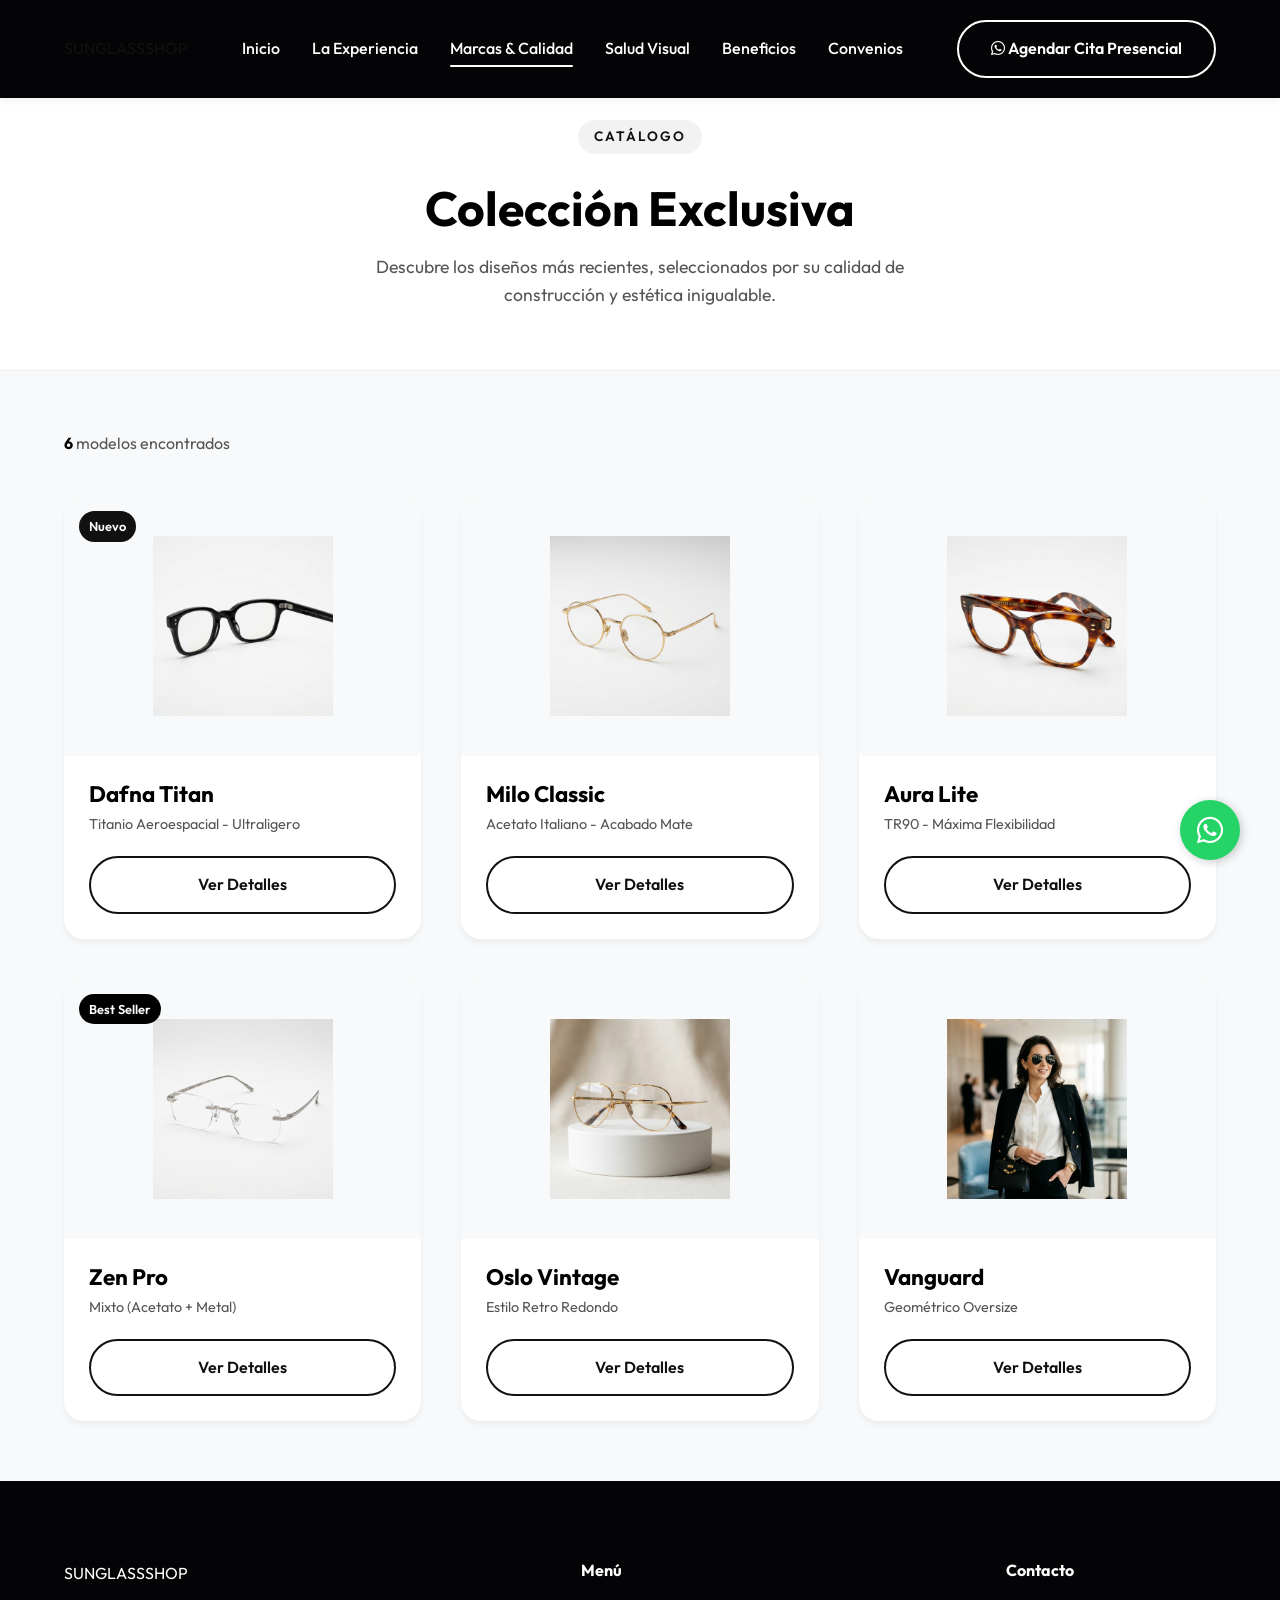
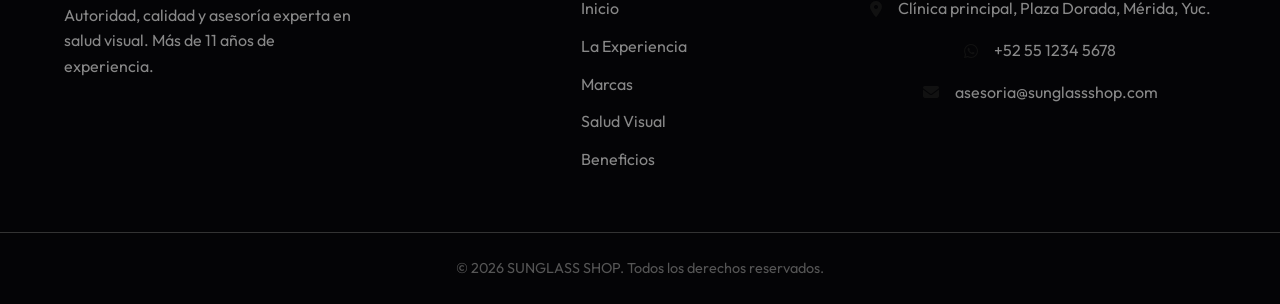
<file: coleccion.html>
<!DOCTYPE html>
<html lang="es">
<head>
    <meta charset="UTF-8">
    <meta name="viewport" content="width=device-width, initial-scale=1.0">
    <title>Colección - SUNGLASS SHOP</title>
    <meta name="description" content="Explora nuestra colección de armazones.">
    <link rel="stylesheet" href="styles.css">
    <link rel="preconnect" href="https://fonts.googleapis.com">
    <link rel="preconnect" href="https://fonts.gstatic.com" crossorigin>
    <link href="https://fonts.googleapis.com/css2?family=Outfit:wght@300;400;500;600;700&display=swap" rel="stylesheet">
    <link rel="stylesheet" href="https://cdnjs.cloudflare.com/ajax/libs/font-awesome/6.4.0/css/all.min.css">
</head>
<body class="page-coleccion" style="background-color: var(--bg-light);">
    <!-- Navbar -->
    <header class="navbar">
        <div class="container nav-container">
            <a href="index.html" class="logo">SUNGLASS<span>SHOP</span></a>
            <nav class="nav-menu">
                <a href="index.html" class="nav-link">Inicio</a>
                <a href="experiencia.html" class="nav-link">La Experiencia</a>
                <a href="marcas.html" class="nav-link active">Marcas & Calidad</a>
                <a href="salud-visual.html" class="nav-link">Salud Visual</a>
                <a href="beneficios.html" class="nav-link">Beneficios</a>
                <a href="convenios.html" class="nav-link">Convenios</a>
            </nav>
            <div class="nav-actions">
                <a href="https://wa.me/525512345678" target="_blank" class="btn btn-outline-gold"><i class="fa-brands fa-whatsapp"></i> Agendar Cita Presencial</a>
            </div>
        </div>
    </header>

    <!-- Page Header -->
    <div class="page-header" style="background-color: white; padding: 120px 0 60px; text-align: center; border-bottom: 1px solid #eee;">
        <div class="container">
            <span class="section-badge" style="color: var(--primary-gold);">CATÁLOGO</span>
            <h1 id="coleccion-title" style="font-size: 3rem; margin-top: 10px; color: var(--primary-dark);">Colección Exclusiva</h1>
            <p style="max-width: 600px; margin: 15px auto 0; font-size: 1.1rem; color: var(--text-light);">Descubre los diseños más recientes, seleccionados por su calidad de construcción y estética inigualable.</p>
        </div>
    </div>

    <!-- Collection Grid -->
    <section class="collection-grid" style="padding: 60px 0;">
        <div class="container">
            <div style="display: flex; justify-content: space-between; align-items: center; margin-bottom: 40px;">
                <p style="color: var(--text-light);"><strong style="color: var(--primary-dark);">6</strong> modelos encontrados</p>
            </div>

            <div style="display: grid; grid-template-columns: repeat(auto-fill, minmax(280px, 1fr)); gap: 40px;">
                <!-- Product Card 1 -->
                <div class="product-card animate-on-scroll fade-in-up" style="background: white; border-radius: var(--radius-lg); overflow: hidden; box-shadow: var(--shadow-sm); transition: var(--transition);">
                    <div style="position: relative; background: var(--bg-light); padding: 40px 20px; text-align: center;">
                        <span style="position: absolute; top: 15px; left: 15px; background: var(--primary-gold); color: white; padding: 5px 10px; border-radius: 20px; font-size: 0.8rem; font-weight: 600;">Nuevo</span>
                        <img src="images/glasses_model_1_1783196458318.png" alt="Modelo 1" style="width: 100%; height: 180px; object-fit: contain;">
                    </div>
                    <div style="padding: 25px;">
                        <h3 style="color: var(--primary-dark); font-size: 1.4rem; margin-bottom: 5px;">Dafna Titan</h3>
                        <p style="color: var(--text-light); font-size: 0.9rem; margin-bottom: 20px;">Titanio Aeroespacial - Ultraligero</p>
                        <a href="catalogo.html?modelo=Dafna%20Titan&img=glasses_model_1_1783196458318.png" class="btn btn-outline-gold" style="display: block; text-align: center; width: 100%;">Ver Detalles</a>
                    </div>
                </div>

                <!-- Product Card 2 -->
                <div class="product-card animate-on-scroll fade-in-up" style="background: white; border-radius: var(--radius-lg); overflow: hidden; box-shadow: var(--shadow-sm); transition: var(--transition);">
                    <div style="position: relative; background: var(--bg-light); padding: 40px 20px; text-align: center;">
                        <img src="images/glasses_model_2_1783196465401.png" alt="Modelo 2" style="width: 100%; height: 180px; object-fit: contain;">
                    </div>
                    <div style="padding: 25px;">
                        <h3 style="color: var(--primary-dark); font-size: 1.4rem; margin-bottom: 5px;">Milo Classic</h3>
                        <p style="color: var(--text-light); font-size: 0.9rem; margin-bottom: 20px;">Acetato Italiano - Acabado Mate</p>
                        <a href="catalogo.html?modelo=Milo%20Classic&img=glasses_model_2_1783196465401.png" class="btn btn-outline-gold" style="display: block; text-align: center; width: 100%;">Ver Detalles</a>
                    </div>
                </div>

                <!-- Product Card 3 -->
                <div class="product-card animate-on-scroll fade-in-up" style="background: white; border-radius: var(--radius-lg); overflow: hidden; box-shadow: var(--shadow-sm); transition: var(--transition);">
                    <div style="position: relative; background: var(--bg-light); padding: 40px 20px; text-align: center;">
                        <img src="images/glasses_model_3_1783196472344.png" alt="Modelo 3" style="width: 100%; height: 180px; object-fit: contain;">
                    </div>
                    <div style="padding: 25px;">
                        <h3 style="color: var(--primary-dark); font-size: 1.4rem; margin-bottom: 5px;">Aura Lite</h3>
                        <p style="color: var(--text-light); font-size: 0.9rem; margin-bottom: 20px;">TR90 - Máxima Flexibilidad</p>
                        <a href="catalogo.html?modelo=Aura%20Lite&img=glasses_model_3_1783196472344.png" class="btn btn-outline-gold" style="display: block; text-align: center; width: 100%;">Ver Detalles</a>
                    </div>
                </div>

                <!-- Product Card 4 -->
                <div class="product-card animate-on-scroll fade-in-up" style="background: white; border-radius: var(--radius-lg); overflow: hidden; box-shadow: var(--shadow-sm); transition: var(--transition);">
                    <div style="position: relative; background: var(--bg-light); padding: 40px 20px; text-align: center;">
                        <span style="position: absolute; top: 15px; left: 15px; background: var(--primary-dark); color: white; padding: 5px 10px; border-radius: 20px; font-size: 0.8rem; font-weight: 600;">Best Seller</span>
                        <img src="images/glasses_model_4_1783196479219.png" alt="Modelo 4" style="width: 100%; height: 180px; object-fit: contain;">
                    </div>
                    <div style="padding: 25px;">
                        <h3 style="color: var(--primary-dark); font-size: 1.4rem; margin-bottom: 5px;">Zen Pro</h3>
                        <p style="color: var(--text-light); font-size: 0.9rem; margin-bottom: 20px;">Mixto (Acetato + Metal)</p>
                        <a href="catalogo.html?modelo=Zen%20Pro&img=glasses_model_4_1783196479219.png" class="btn btn-outline-gold" style="display: block; text-align: center; width: 100%;">Ver Detalles</a>
                    </div>
                </div>
                
                <!-- Product Card 5 -->
                <div class="product-card animate-on-scroll fade-in-up" style="background: white; border-radius: var(--radius-lg); overflow: hidden; box-shadow: var(--shadow-sm); transition: var(--transition);">
                    <div style="position: relative; background: var(--bg-light); padding: 40px 20px; text-align: center;">
                        <img src="images/brand_classic_1783196191547.png" alt="Modelo 5" style="width: 100%; height: 180px; object-fit: contain;">
                    </div>
                    <div style="padding: 25px;">
                        <h3 style="color: var(--primary-dark); font-size: 1.4rem; margin-bottom: 5px;">Oslo Vintage</h3>
                        <p style="color: var(--text-light); font-size: 0.9rem; margin-bottom: 20px;">Estilo Retro Redondo</p>
                        <a href="catalogo.html?modelo=Oslo%20Vintage&img=brand_classic_1783196191547.png" class="btn btn-outline-gold" style="display: block; text-align: center; width: 100%;">Ver Detalles</a>
                    </div>
                </div>
                
                <!-- Product Card 6 -->
                <div class="product-card animate-on-scroll fade-in-up" style="background: white; border-radius: var(--radius-lg); overflow: hidden; box-shadow: var(--shadow-sm); transition: var(--transition);">
                    <div style="position: relative; background: var(--bg-light); padding: 40px 20px; text-align: center;">
                        <img src="images/hero_premium_glasses_1783195366505.png" alt="Modelo 6" style="width: 100%; height: 180px; object-fit: contain;">
                    </div>
                    <div style="padding: 25px;">
                        <h3 style="color: var(--primary-dark); font-size: 1.4rem; margin-bottom: 5px;">Vanguard</h3>
                        <p style="color: var(--text-light); font-size: 0.9rem; margin-bottom: 20px;">Geométrico Oversize</p>
                        <a href="catalogo.html?modelo=Vanguard&img=hero_premium_glasses_1783195366505.png" class="btn btn-outline-gold" style="display: block; text-align: center; width: 100%;">Ver Detalles</a>
                    </div>
                </div>
            </div>
        </div>
    </section>

    <!-- Footer -->
    <footer class="footer">
        <div class="container footer-container">
            <div class="footer-brand">
                <a href="index.html" class="logo text-white">SUNGLASS<span>SHOP</span></a>
                <p>Autoridad, calidad y asesoría experta en salud visual. Más de 11 años de experiencia.</p>
            </div>
            <div class="footer-links">
                <h4>Menú</h4>
                <ul>
                    <li><a href="index.html">Inicio</a></li>
                    <li><a href="experiencia.html">La Experiencia</a></li>
                    <li><a href="marcas.html">Marcas</a></li>
                    <li><a href="salud-visual.html">Salud Visual</a></li>
                    <li><a href="beneficios.html">Beneficios</a></li>
                </ul>
            </div>
            <div class="footer-contact">
                <h4>Contacto</h4>
                <p><i class="fa-solid fa-location-dot"></i> Clínica principal, Plaza Dorada, Mérida, Yuc.</p>
                <p><i class="fa-brands fa-whatsapp"></i> +52 55 1234 5678</p>
                <p><i class="fa-solid fa-envelope"></i> asesoria@sunglassshop.com</p>
            </div>
        </div>
        <div class="footer-bottom text-center">
            <p>&copy; 2026 SUNGLASS SHOP. Todos los derechos reservados.</p>
        </div>
    </footer>

    <!-- Floating WhatsApp Button -->
    <a href="https://wa.me/525512345678" class="whatsapp-float" target="_blank" aria-label="Chat en WhatsApp">
        <i class="fa-brands fa-whatsapp"></i>
    </a>
    
    <script src="script.js"></script>
    <script>
        // Set dynamic title based on URL parameter
        document.addEventListener('DOMContentLoaded', () => {
            const urlParams = new URLSearchParams(window.location.search);
            const marca = urlParams.get('marca');
            if (marca) {
                const displayTitle = marca.replace('-', ' ');
                document.getElementById('coleccion-title').textContent = 'Colección ' + displayTitle;
            }
        });
    </script>
</body>
</html>
</file>
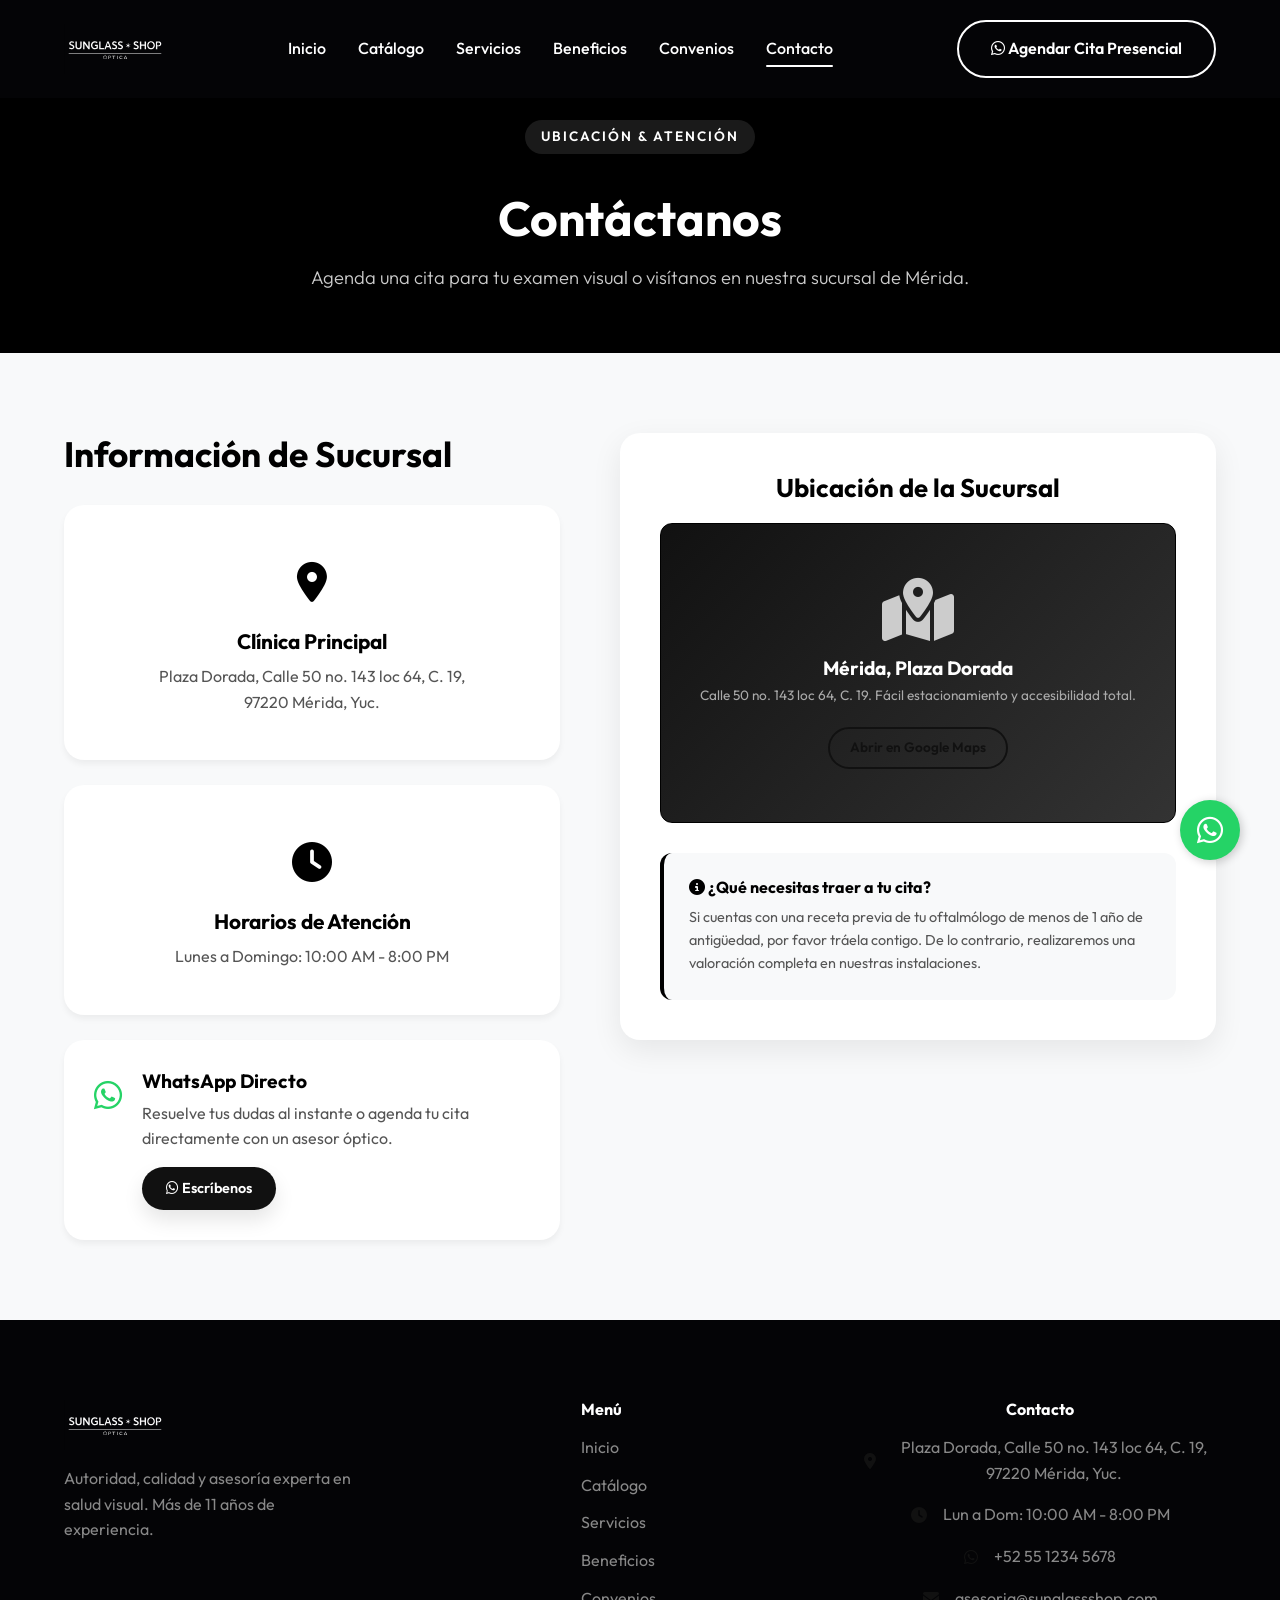
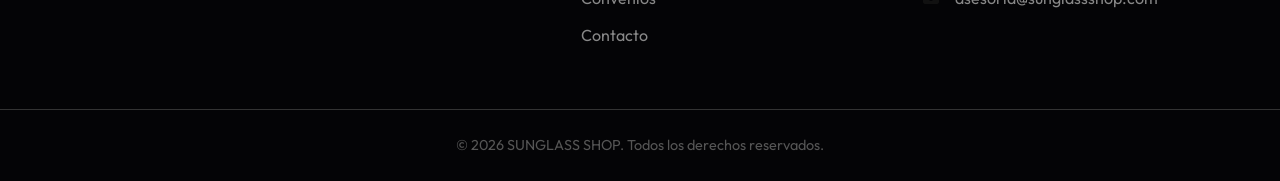
<file: contacto.html>
<!DOCTYPE html>
<html lang="es">
<head>
    <meta charset="UTF-8">
    <meta name="viewport" content="width=device-width, initial-scale=1.0">
    <title>Contacto - Sunglass Shop Óptica</title>
    <meta name="description" content="Visítanos en Mérida o contáctanos por WhatsApp. Asesoría visual personalizada y clínica óptica de primer nivel.">
    <link rel="stylesheet" href="styles.css">
    <link rel="preconnect" href="https://fonts.googleapis.com">
    <link rel="preconnect" href="https://fonts.gstatic.com" crossorigin>
    <link href="https://fonts.googleapis.com/css2?family=Outfit:wght@300;400;500;600;700&display=swap" rel="stylesheet">
    <link rel="stylesheet" href="https://cdnjs.cloudflare.com/ajax/libs/font-awesome/6.4.0/css/all.min.css">
</head>
<body class="page-contacto" style="background-color: var(--bg-light);">
    <!-- Navbar -->
    <header class="navbar">
        <div class="container nav-container">
            <a href="index.html" class="logo">
                <img src="assets/logo_sunglasses.svg" alt="SUNGLASS SHOP" class="logo-img">
            </a>
            <nav class="nav-menu">
                <a href="index.html" class="nav-link">Inicio</a>
                <a href="catalogo.html" class="nav-link">Catálogo</a>
                <a href="servicios.html" class="nav-link">Servicios</a>
                <a href="beneficios.html" class="nav-link">Beneficios</a>
                <a href="convenios.html" class="nav-link">Convenios</a>
                <a href="contacto.html" class="nav-link active">Contacto</a>
            </nav>
            <div class="nav-actions">
                <a href="https://wa.me/525512345678?text=Hola,%20quiero%20informaci%C3%B3n%20de%20Sunglass%20Shop%20%C3%93ptica." target="_blank" class="btn btn-outline-gold"><i class="fa-brands fa-whatsapp"></i> Agendar Cita Presencial</a>
            </div>
        </div>
    </header>

    <!-- Page Header -->
    <div class="page-header" style="background-color: #000; padding: 120px 0 60px; color: white; text-align: center;">
        <div class="container">
            <span class="section-badge" style="color: white; border-color: rgba(255,255,255,0.3); background: rgba(255,255,255,0.1);">UBICACIÓN & ATENCIÓN</span>
            <h1 style="font-size: 3rem; margin-top: 20px;">Contáctanos</h1>
            <p style="max-width: 700px; margin: 15px auto 0; font-size: 1.15rem; color: #ccc; font-weight: 300;">Agenda una cita para tu examen visual o visítanos en nuestra sucursal de Mérida.</p>
        </div>
    </div>

    <!-- Contact Info Section -->
    <section style="padding: 80px 0;">
        <div class="container">
            <div style="display: grid; grid-template-columns: 1fr 1.2fr; gap: 60px; align-items: start;">
                
                <!-- Left: Info Cards -->
                <div class="animate-on-scroll fade-in-up">
                    <h2 style="font-size: 2.2rem; color: var(--primary-dark); margin-bottom: 30px;">Información de Sucursal</h2>
                    
                    <!-- Address Card -->
                    <div style="background: white; padding: 45px 30px; border-radius: var(--radius-lg); box-shadow: var(--shadow-sm); margin-bottom: 25px; display: flex; flex-direction: column; align-items: center; text-align: center; justify-content: center;">
                        <div style="font-size: 2.5rem; color: var(--primary-dark); margin-bottom: 15px;"><i class="fa-solid fa-location-dot"></i></div>
                        <div>
                            <h3 style="font-size: 1.3rem; color: var(--primary-dark); margin-bottom: 10px;">Clínica Principal</h3>
                            <p style="color: var(--text-light); line-height: 1.6; max-width: 320px; margin: 0 auto;">Plaza Dorada, Calle 50 no. 143 loc 64, C. 19, 97220 Mérida, Yuc.</p>
                        </div>
                    </div>

                    <!-- Hours Card -->
                    <div style="background: white; padding: 45px 30px; border-radius: var(--radius-lg); box-shadow: var(--shadow-sm); margin-bottom: 25px; display: flex; flex-direction: column; align-items: center; text-align: center; justify-content: center;">
                        <div style="font-size: 2.5rem; color: var(--primary-dark); margin-bottom: 15px;"><i class="fa-solid fa-clock"></i></div>
                        <div>
                            <h3 style="font-size: 1.3rem; color: var(--primary-dark); margin-bottom: 10px;">Horarios de Atención</h3>
                            <p style="color: var(--text-light); line-height: 1.6;">Lunes a Domingo: 10:00 AM - 8:00 PM</p>
                        </div>
                    </div>

                    <!-- WhatsApp Quick Link -->
                    <div style="background: white; padding: 30px; border-radius: var(--radius-lg); box-shadow: var(--shadow-sm); display: flex; gap: 20px; align-items: flex-start;">
                        <div style="font-size: 2rem; color: #25D366;"><i class="fa-brands fa-whatsapp"></i></div>
                        <div>
                            <h3 style="font-size: 1.2rem; color: var(--primary-dark); margin-bottom: 8px;">WhatsApp Directo</h3>
                            <p style="color: var(--text-light); line-height: 1.6; margin-bottom: 15px;">Resuelve tus dudas al instante o agenda tu cita directamente con un asesor óptico.</p>
                            <a href="https://wa.me/525512345678?text=Hola,%20quiero%20informaci%C3%B3n%20de%20Sunglass%20Shop%20%C3%93ptica." target="_blank" class="btn btn-primary-gold" style="padding: 10px 24px; font-size: 0.9rem;"><i class="fa-brands fa-whatsapp"></i> Escríbenos</a>
                        </div>
                    </div>
                </div>

                <!-- Right: Map/Form Card -->
                <div class="animate-on-scroll fade-in-up" style="background: white; padding: 40px; border-radius: var(--radius-lg); box-shadow: var(--shadow-md);">
                    <h3 style="font-size: 1.6rem; color: var(--primary-dark); margin-bottom: 20px; text-align: center;">Ubicación de la Sucursal</h3>
                    
                    <!-- Simulated Map Container (Premium Glassmorphic placeholder) -->
                    <div style="height: 300px; background: linear-gradient(135deg, #111, #333); border-radius: var(--radius-md); display: flex; flex-direction: column; align-items: center; justify-content: center; color: white; text-align: center; padding: 30px; position: relative; overflow: hidden; margin-bottom: 30px; border: 1px solid var(--primary-dark);">
                        <i class="fa-solid fa-map-location-dot" style="font-size: 4rem; color: #ccc; margin-bottom: 15px;"></i>
                        <h4 style="font-size: 1.2rem; margin-bottom: 5px;">Mérida, Plaza Dorada</h4>
                        <p style="font-size: 0.85rem; color: #aaa; margin-bottom: 20px;">Calle 50 no. 143 loc 64, C. 19. Fácil estacionamiento y accesibilidad total.</p>
                        <a href="https://www.google.com/maps/search/?api=1&query=Plaza+Dorada,+Calle+50+no.+143+loc+64,+C.+19,+97220+M%C3%A9rida,+Yuc." target="_blank" class="btn btn-outline-gold" style="font-size: 0.85rem; padding: 8px 20px;">Abrir en Google Maps</a>
                    </div>

                    <div style="background-color: var(--bg-light); padding: 25px; border-radius: var(--radius-md); border-left: 4px solid var(--primary-dark);">
                        <h4 style="color: var(--primary-dark); margin-bottom: 8px;"><i class="fa-solid fa-circle-info"></i> ¿Qué necesitas traer a tu cita?</h4>
                        <p style="font-size: 0.9rem; color: var(--text-light); line-height: 1.6;">Si cuentas con una receta previa de tu oftalmólogo de menos de 1 año de antigüedad, por favor tráela contigo. De lo contrario, realizaremos una valoración completa en nuestras instalaciones.</p>
                    </div>
                </div>

            </div>
        </div>
    </section>

    <!-- Footer -->
    <footer class="footer">
        <div class="container footer-container">
            <div class="footer-brand">
                <a href="index.html" class="logo">
                    <img src="assets/logo_sunglasses.svg" alt="SUNGLASS SHOP" class="logo-img">
                </a>
                <p>Autoridad, calidad y asesoría experta en salud visual. Más de 11 años de experiencia.</p>
            </div>
            <div class="footer-links">
                <h4>Menú</h4>
                <ul>
                    <li><a href="index.html">Inicio</a></li>
                    <li><a href="catalogo.html">Catálogo</a></li>
                    <li><a href="servicios.html">Servicios</a></li>
                    <li><a href="beneficios.html">Beneficios</a></li>
                    <li><a href="convenios.html">Convenios</a></li>
                    <li><a href="contacto.html">Contacto</a></li>
                </ul>
            </div>
            <div class="footer-contact">
                <h4>Contacto</h4>
                <p><i class="fa-solid fa-location-dot"></i> Plaza Dorada, Calle 50 no. 143 loc 64, C. 19, 97220 Mérida, Yuc.</p>
                <p><i class="fa-solid fa-clock"></i> Lun a Dom: 10:00 AM - 8:00 PM</p>
                <p><i class="fa-brands fa-whatsapp"></i> +52 55 1234 5678</p>
                <p><i class="fa-solid fa-envelope"></i> asesoria@sunglassshop.com</p>
            </div>
        </div>
        <div class="footer-bottom text-center">
            <p>&copy; 2026 SUNGLASS SHOP. Todos los derechos reservados.</p>
        </div>
    </footer>

    <!-- Floating WhatsApp Button -->
    <a href="https://wa.me/525512345678?text=Hola,%20quiero%20informaci%C3%B3n%20de%20Sunglass%20Shop%20%C3%93ptica." class="whatsapp-float" target="_blank" aria-label="Chat en WhatsApp">
        <i class="fa-brands fa-whatsapp"></i>
    </a>
    
    <script src="script.js"></script>
</body>
</html>
</file>
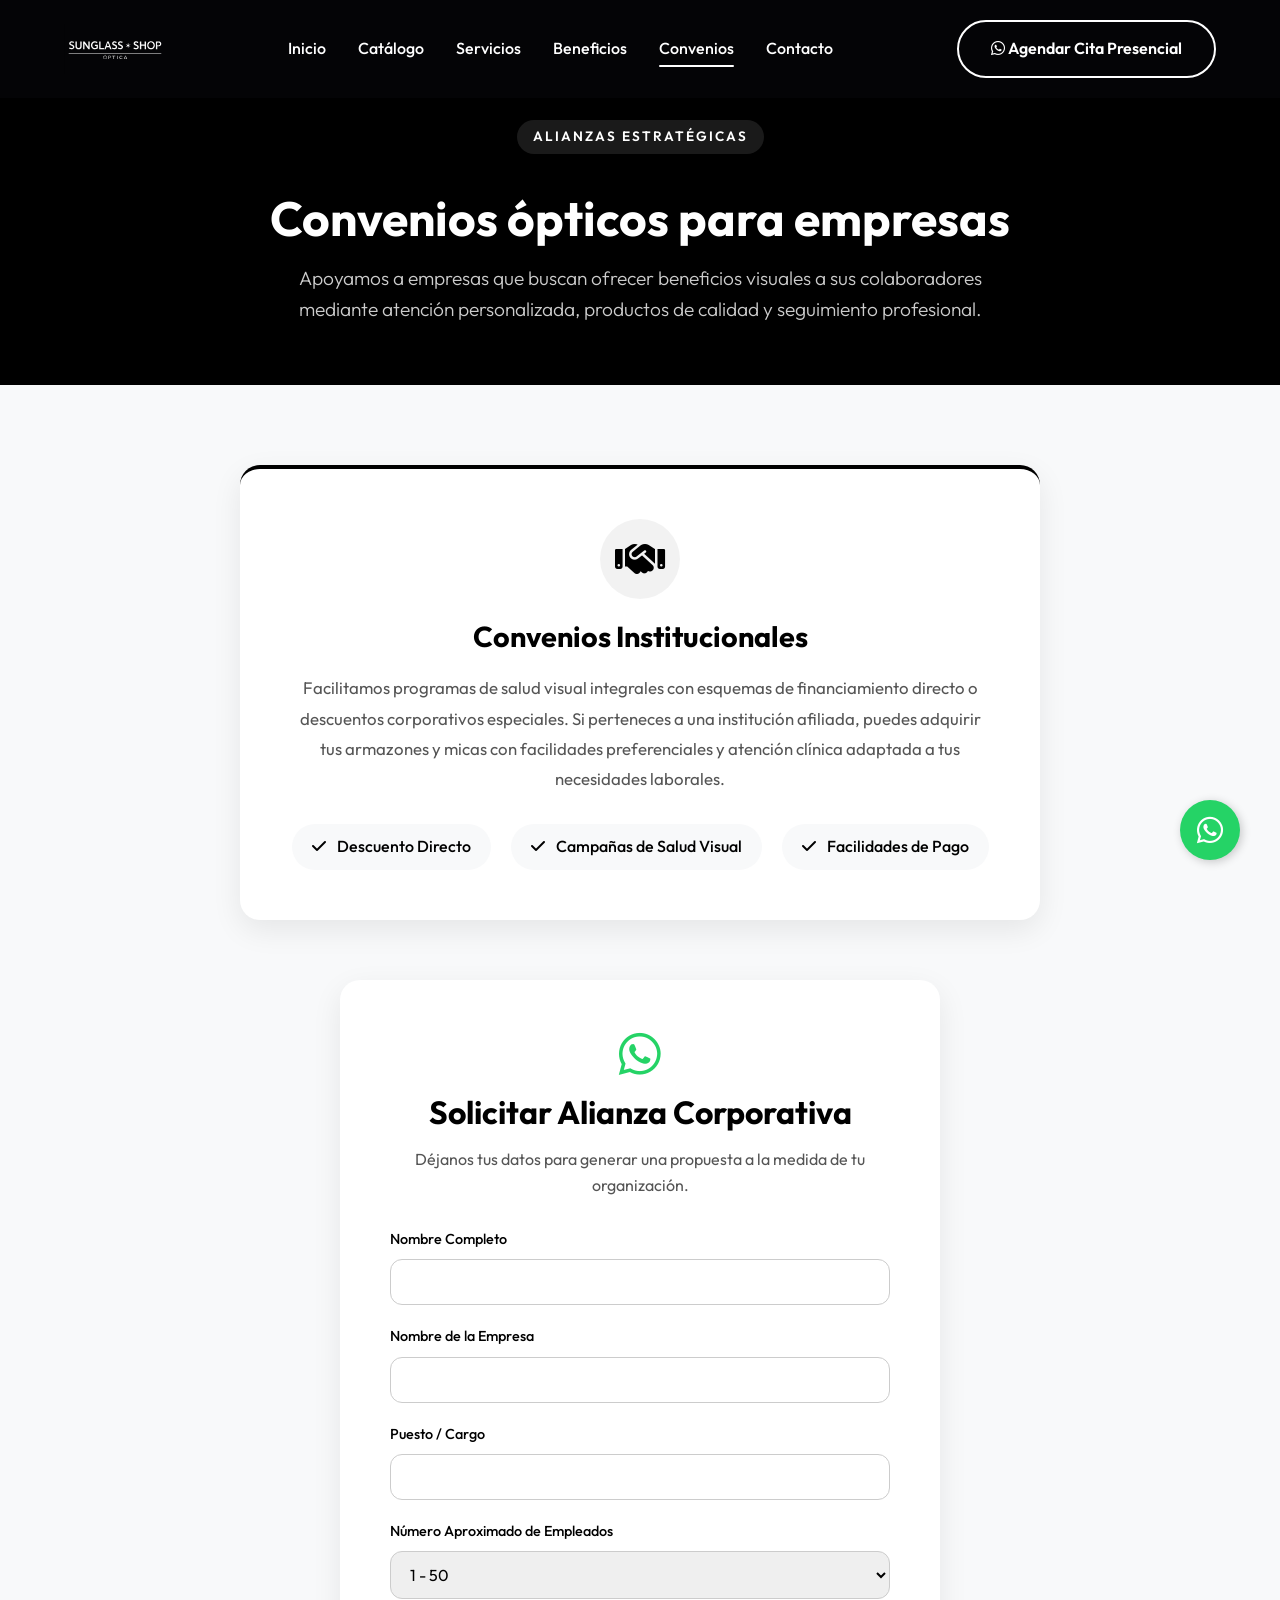
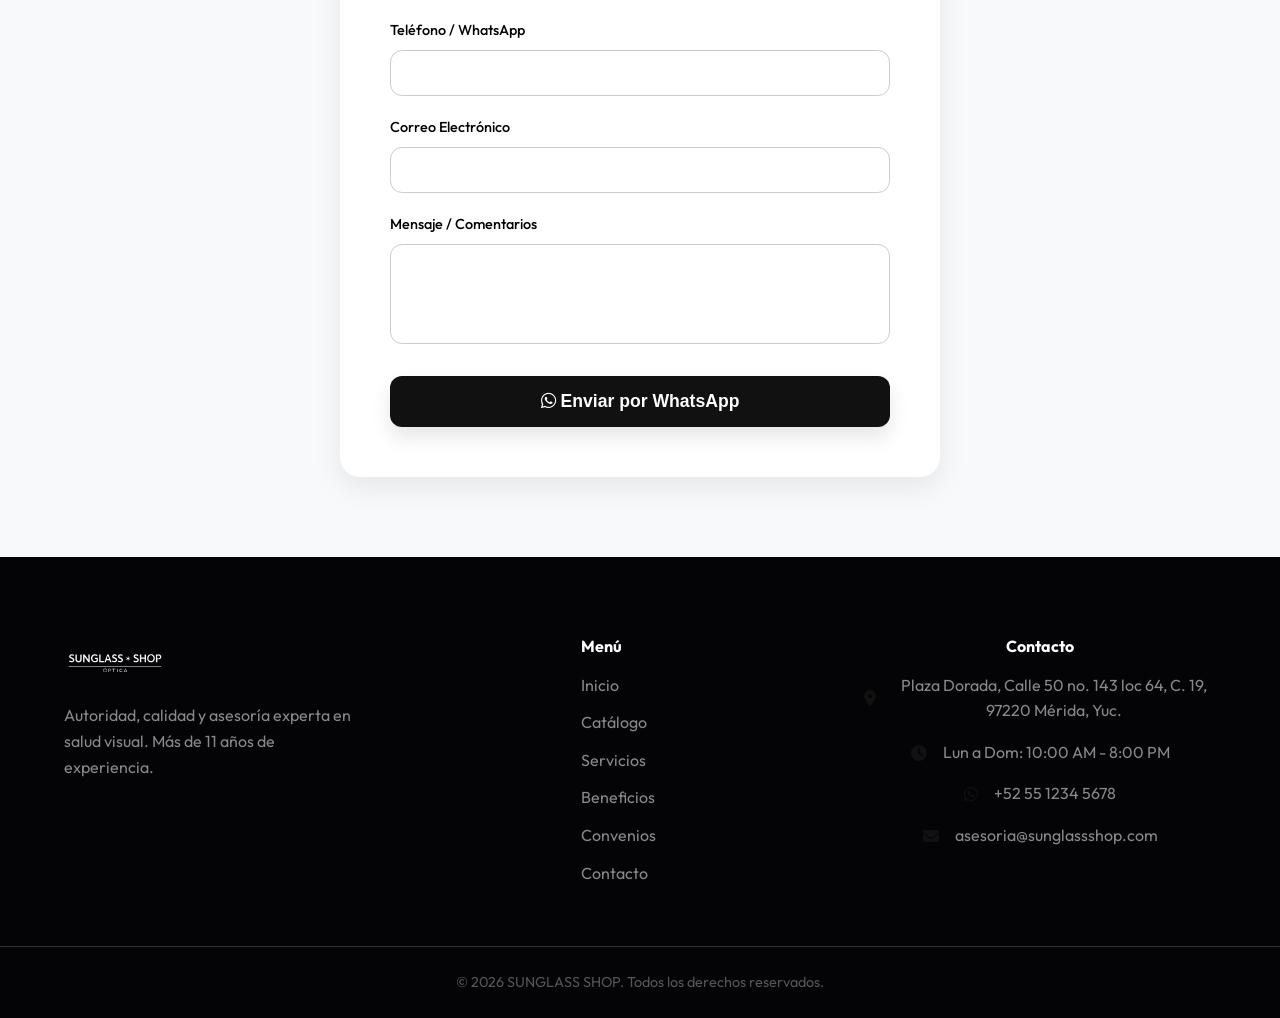
<file: convenios.html>
<!DOCTYPE html>
<html lang="es">
<head>
    <meta charset="UTF-8">
    <meta name="viewport" content="width=device-width, initial-scale=1.0">
    <title>Convenios Corporativos - Sunglass Shop Óptica</title>
    <meta name="description" content="Facilidades de pago, convenios corporativos e institucionales para empresas en Sunglass Shop Óptica.">
    <link rel="stylesheet" href="styles.css">
    <link rel="preconnect" href="https://fonts.googleapis.com">
    <link rel="preconnect" href="https://fonts.gstatic.com" crossorigin>
    <link href="https://fonts.googleapis.com/css2?family=Outfit:wght@300;400;500;600;700&display=swap" rel="stylesheet">
    <link rel="stylesheet" href="https://cdnjs.cloudflare.com/ajax/libs/font-awesome/6.4.0/css/all.min.css">
</head>
<body class="page-convenios">
    <!-- Navbar -->
    <header class="navbar">
        <div class="container nav-container">
            <a href="index.html" class="logo">
                <img src="assets/logo_sunglasses.svg" alt="SUNGLASS SHOP" class="logo-img">
            </a>
            <nav class="nav-menu">
                <a href="index.html" class="nav-link">Inicio</a>
                <a href="catalogo.html" class="nav-link">Catálogo</a>
                <a href="servicios.html" class="nav-link">Servicios</a>
                <a href="beneficios.html" class="nav-link">Beneficios</a>
                <a href="convenios.html" class="nav-link active">Convenios</a>
                <a href="contacto.html" class="nav-link">Contacto</a>
            </nav>
            <div class="nav-actions">
                <a href="https://wa.me/525512345678?text=Hola,%20quiero%20informaci%C3%B3n%20sobre%20convenios%20%C3%93pticos." target="_blank" class="btn btn-outline-gold"><i class="fa-brands fa-whatsapp"></i> Agendar Cita Presencial</a>
            </div>
        </div>
    </header>

    <!-- Page Header -->
    <section class="convenios-hero" style="padding: 120px 0 60px; background: #000; color: white; text-align: center;">
        <div class="container animate-on-scroll fade-in-up">
            <span class="section-badge" style="color: white; border-color: rgba(255,255,255,0.3); background: rgba(255,255,255,0.1);">ALIANZAS ESTRATÉGICAS</span>
            <h1 style="font-size: 3rem; margin-top: 20px;">Convenios ópticos para empresas</h1>
            <p style="font-size: 1.2rem; color: #ccc; max-width: 700px; margin: 15px auto 0; font-weight: 300;">Apoyamos a empresas que buscan ofrecer beneficios visuales a sus colaboradores mediante atención personalizada, productos de calidad y seguimiento profesional.</p>
        </div>
    </section>

    <!-- Main Content -->
    <section class="convenios-content" style="padding: 80px 0; background: var(--bg-light);">
        <div class="container">
            <div style="max-width: 800px; margin: 0 auto; margin-bottom: 60px;">
                <div class="convenio-card animate-on-scroll fade-in-up" style="background: white; padding: 50px; border-radius: var(--radius-lg); box-shadow: var(--shadow-md); text-align: center; border-top: 4px solid var(--primary-dark);">
                    <div style="width: 80px; height: 80px; background: rgba(0,0,0,0.05); color: var(--primary-dark); border-radius: 50%; display: flex; align-items: center; justify-content: center; font-size: 2.5rem; margin: 0 auto 20px;">
                        <i class="fa-solid fa-handshake"></i>
                    </div>
                    <h3 style="color: var(--primary-dark); font-size: 1.8rem; margin-bottom: 20px;">Convenios Institucionales</h3>
                    <p style="color: var(--text-light); font-size: 1.05rem; line-height: 1.8; margin-bottom: 30px;">
                        Facilitamos programas de salud visual integrales con esquemas de financiamiento directo o descuentos corporativos especiales. Si perteneces a una institución afiliada, puedes adquirir tus armazones y micas con facilidades preferenciales y atención clínica adaptada a tus necesidades laborales.
                    </p>
                    <div style="display: flex; justify-content: center; gap: 20px; flex-wrap: wrap;">
                        <span style="background: var(--bg-light); padding: 10px 20px; border-radius: 50px; color: var(--primary-dark); font-weight: 500;"><i class="fa-solid fa-check" style="margin-right: 8px;"></i> Descuento Directo</span>
                        <span style="background: var(--bg-light); padding: 10px 20px; border-radius: 50px; color: var(--primary-dark); font-weight: 500;"><i class="fa-solid fa-check" style="margin-right: 8px;"></i> Campañas de Salud Visual</span>
                        <span style="background: var(--bg-light); padding: 10px 20px; border-radius: 50px; color: var(--primary-dark); font-weight: 500;"><i class="fa-solid fa-check" style="margin-right: 8px;"></i> Facilidades de Pago</span>
                    </div>
                </div>
            </div>

            <!-- Contact Form for Companies -->
            <div class="animate-on-scroll fade-in-up" style="max-width: 600px; margin: 0 auto; background: white; padding: 50px; border-radius: var(--radius-lg); box-shadow: var(--shadow-md);">
                <div class="text-center" style="margin-bottom: 30px;">
                    <i class="fa-brands fa-whatsapp" style="font-size: 3rem; color: #25D366; margin-bottom: 15px;"></i>
                    <h2 style="color: var(--primary-dark); font-size: 2rem;">Solicitar Alianza Corporativa</h2>
                    <p style="color: var(--text-light);">Déjanos tus datos para generar una propuesta a la medida de tu organización.</p>
                </div>
                
                <form id="empresaForm" onsubmit="sendWhatsApp(event)">
                    <div style="margin-bottom: 20px;">
                        <label style="display: block; margin-bottom: 8px; color: var(--primary-dark); font-weight: 500; font-size: 0.9rem;">Nombre Completo</label>
                        <input type="text" id="empresaContact" required style="width: 100%; padding: 12px 15px; border: 1px solid #ccc; border-radius: var(--radius-md); font-size: 1rem; font-family: inherit;">
                    </div>
                    <div style="margin-bottom: 20px;">
                        <label style="display: block; margin-bottom: 8px; color: var(--primary-dark); font-weight: 500; font-size: 0.9rem;">Nombre de la Empresa</label>
                        <input type="text" id="empresaName" required style="width: 100%; padding: 12px 15px; border: 1px solid #ccc; border-radius: var(--radius-md); font-size: 1rem; font-family: inherit;">
                    </div>
                    <div style="margin-bottom: 20px;">
                        <label style="display: block; margin-bottom: 8px; color: var(--primary-dark); font-weight: 500; font-size: 0.9rem;">Puesto / Cargo</label>
                        <input type="text" id="empresaRole" required style="width: 100%; padding: 12px 15px; border: 1px solid #ccc; border-radius: var(--radius-md); font-size: 1rem; font-family: inherit;">
                    </div>
                    <div style="margin-bottom: 20px;">
                        <label style="display: block; margin-bottom: 8px; color: var(--primary-dark); font-weight: 500; font-size: 0.9rem;">Número Aproximado de Empleados</label>
                        <select id="empresaSize" style="width: 100%; padding: 12px 15px; border: 1px solid #ccc; border-radius: var(--radius-md); font-size: 1rem; font-family: inherit;">
                            <option>1 - 50</option>
                            <option>51 - 200</option>
                            <option>201 - 500</option>
                            <option>Más de 500</option>
                        </select>
                    </div>
                    <div style="margin-bottom: 20px;">
                        <label style="display: block; margin-bottom: 8px; color: var(--primary-dark); font-weight: 500; font-size: 0.9rem;">Teléfono / WhatsApp</label>
                        <input type="tel" id="empresaPhone" required style="width: 100%; padding: 12px 15px; border: 1px solid #ccc; border-radius: var(--radius-md); font-size: 1rem; font-family: inherit;">
                    </div>
                    <div style="margin-bottom: 20px;">
                        <label style="display: block; margin-bottom: 8px; color: var(--primary-dark); font-weight: 500; font-size: 0.9rem;">Correo Electrónico</label>
                        <input type="email" id="empresaEmail" required style="width: 100%; padding: 12px 15px; border: 1px solid #ccc; border-radius: var(--radius-md); font-size: 1rem; font-family: inherit;">
                    </div>
                    <div style="margin-bottom: 25px;">
                        <label style="display: block; margin-bottom: 8px; color: var(--primary-dark); font-weight: 500; font-size: 0.9rem;">Mensaje / Comentarios</label>
                        <textarea id="empresaMessage" style="width: 100%; padding: 12px 15px; border: 1px solid #ccc; border-radius: var(--radius-md); font-size: 1rem; font-family: inherit; height: 100px; resize: none;"></textarea>
                    </div>
                    <button type="submit" class="btn btn-primary-gold" style="width: 100%; padding: 15px; font-size: 1.1rem; border-radius: var(--radius-md); cursor: pointer; border: none; font-weight: 600;"><i class="fa-brands fa-whatsapp"></i> Enviar por WhatsApp</button>
                </form>
            </div>
        </div>
    </section>

    <!-- Footer -->
    <footer class="footer">
        <div class="container footer-container">
            <div class="footer-brand">
                <a href="index.html" class="logo">
                    <img src="assets/logo_sunglasses.svg" alt="SUNGLASS SHOP" class="logo-img">
                </a>
                <p>Autoridad, calidad y asesoría experta en salud visual. Más de 11 años de experiencia.</p>
            </div>
            <div class="footer-links">
                <h4>Menú</h4>
                <ul>
                    <li><a href="index.html">Inicio</a></li>
                    <li><a href="catalogo.html">Catálogo</a></li>
                    <li><a href="servicios.html">Servicios</a></li>
                    <li><a href="beneficios.html">Beneficios</a></li>
                    <li><a href="convenios.html">Convenios</a></li>
                    <li><a href="contacto.html">Contacto</a></li>
                </ul>
            </div>
            <div class="footer-contact">
                <h4>Contacto</h4>
                <p><i class="fa-solid fa-location-dot"></i> Plaza Dorada, Calle 50 no. 143 loc 64, C. 19, 97220 Mérida, Yuc.</p>
                <p><i class="fa-solid fa-clock"></i> Lun a Dom: 10:00 AM - 8:00 PM</p>
                <p><i class="fa-brands fa-whatsapp"></i> +52 55 1234 5678</p>
                <p><i class="fa-solid fa-envelope"></i> asesoria@sunglassshop.com</p>
            </div>
        </div>
        <div class="footer-bottom text-center">
            <p>&copy; 2026 SUNGLASS SHOP. Todos los derechos reservados.</p>
        </div>
    </footer>

    <!-- Floating WhatsApp Button -->
    <a href="https://wa.me/525512345678?text=Hola,%20quiero%20informaci%C3%B3n%20de%20Sunglass%20Shop%20%C3%93ptica." class="whatsapp-float" target="_blank" aria-label="Chat en WhatsApp">
        <i class="fa-brands fa-whatsapp"></i>
    </a>
    
    <script>
        function sendWhatsApp(e) {
            e.preventDefault();
            const contact = document.getElementById('empresaContact').value;
            const name = document.getElementById('empresaName').value;
            const role = document.getElementById('empresaRole').value;
            const size = document.getElementById('empresaSize').value;
            const phone = document.getElementById('empresaPhone').value;
            const email = document.getElementById('empresaEmail').value;
            const userMsg = document.getElementById('empresaMessage').value;
            
            const message = encodeURIComponent(
                `Hola, quiero información sobre convenios ópticos para mi empresa. ` +
                `Mi nombre es ${contact}, mi puesto es ${role} en la empresa ${name}. ` +
                `Número aproximado de empleados: ${size}. Teléfono: ${phone}. Correo: ${email}. ` +
                `Mensaje: ${userMsg}`
            );
            window.open(`https://wa.me/525512345678?text=${message}`, '_blank');
        }
    </script>
    <script src="script.js"></script>
</body>
</html>
</file>
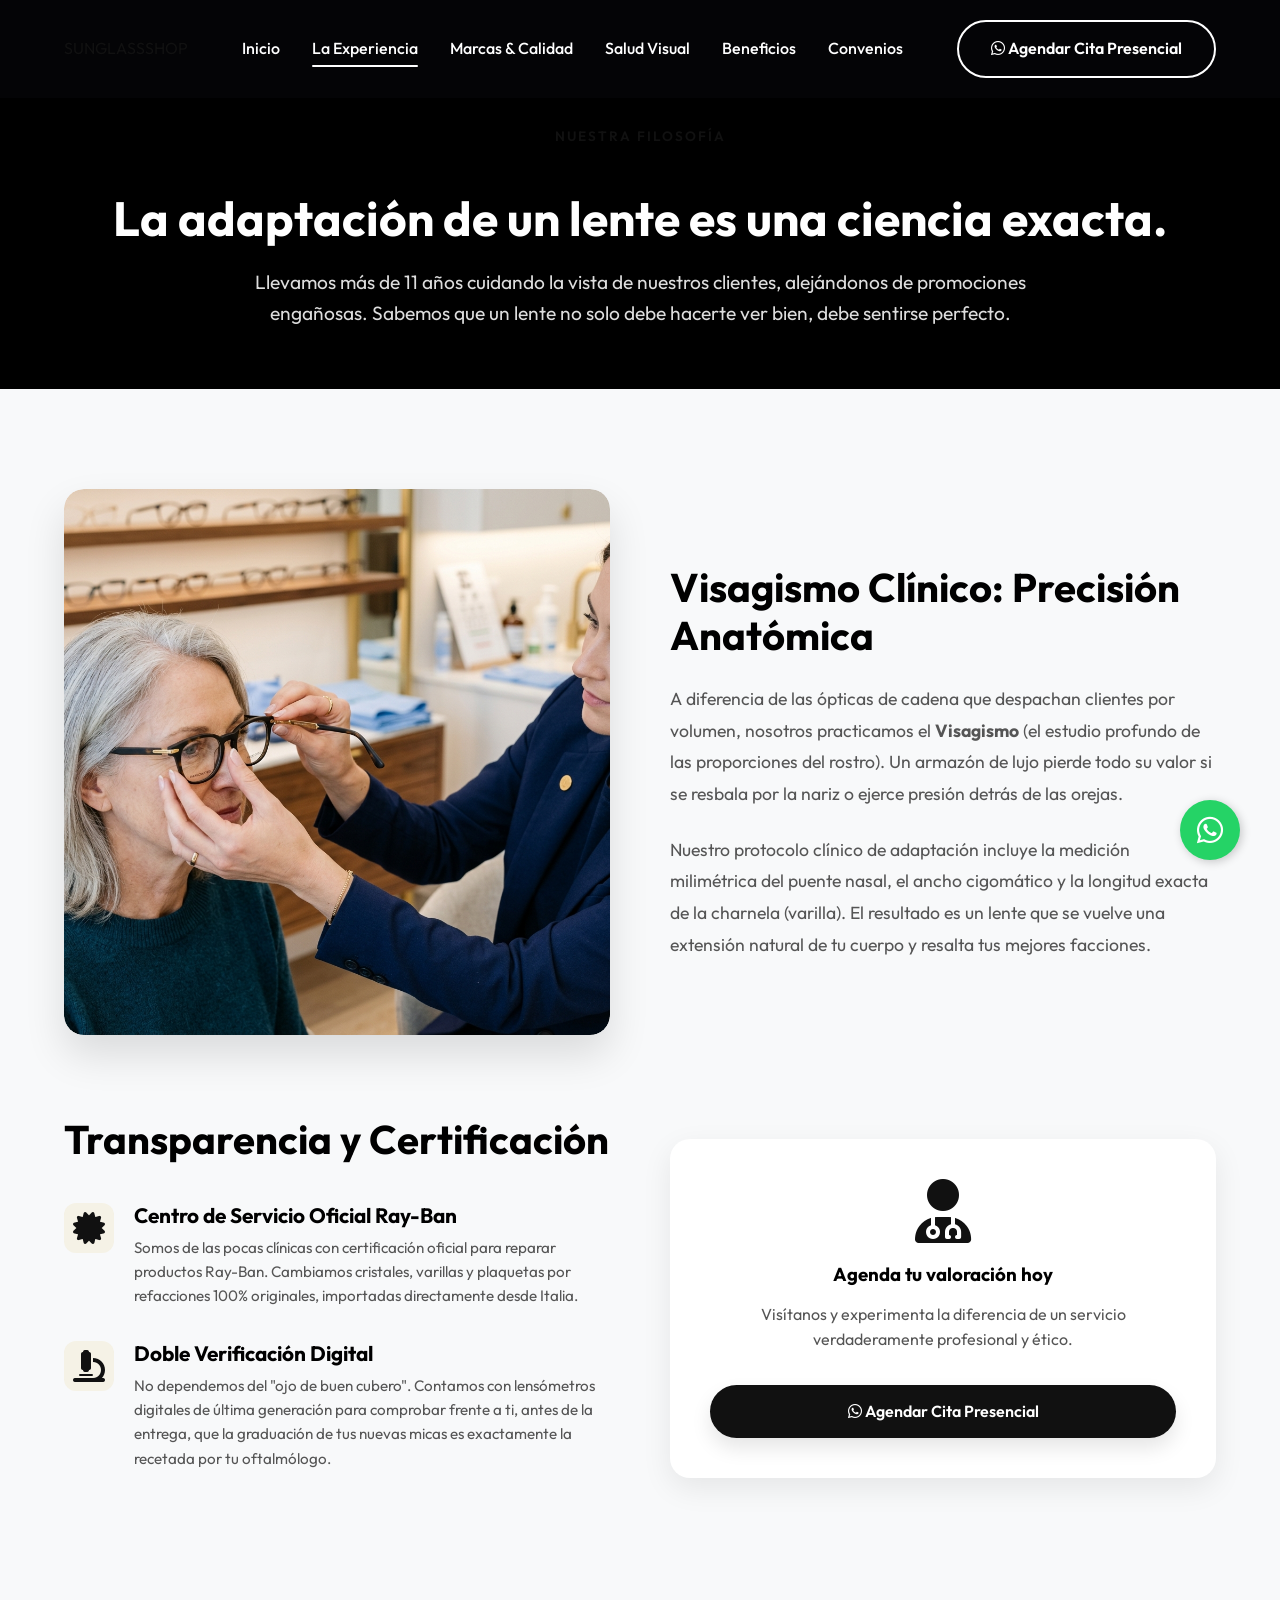
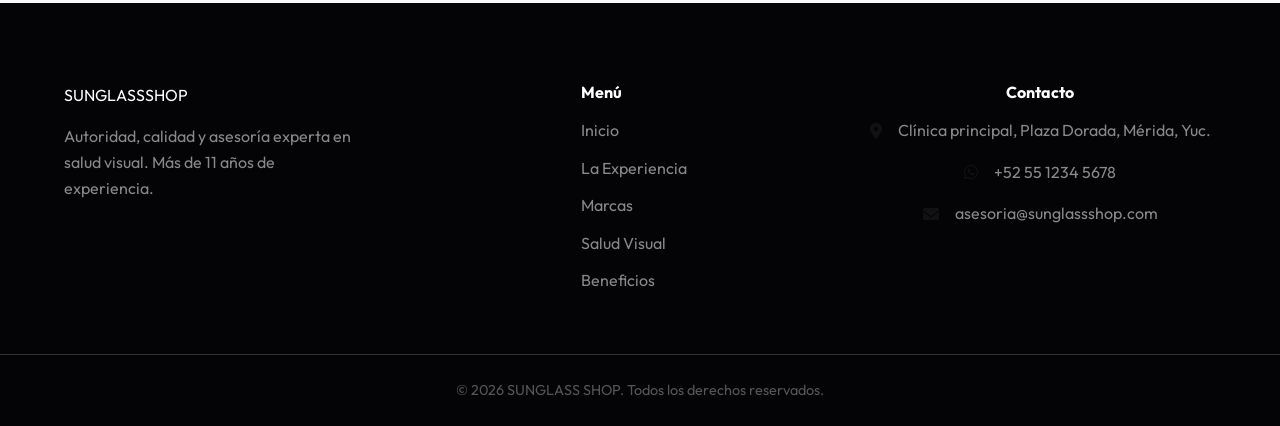
<file: experiencia.html>
<!DOCTYPE html>
<html lang="es">
<head>
    <meta charset="UTF-8">
    <meta name="viewport" content="width=device-width, initial-scale=1.0">
    <title>La Experiencia - SUNGLASS SHOP</title>
    <meta name="description" content="Conoce la filosofía de Sunglass Shop. Más de 11 años de experiencia brindando adaptaciones precisas y servicio de calidad oficial.">
    <link rel="stylesheet" href="styles.css">
    <link rel="preconnect" href="https://fonts.googleapis.com">
    <link rel="preconnect" href="https://fonts.gstatic.com" crossorigin>
    <link href="https://fonts.googleapis.com/css2?family=Outfit:wght@300;400;500;600;700&display=swap" rel="stylesheet">
    <link rel="stylesheet" href="https://cdnjs.cloudflare.com/ajax/libs/font-awesome/6.4.0/css/all.min.css">
</head>
<body class="page-experience">
    <!-- Navbar -->
    <header class="navbar">
        <div class="container nav-container">
            <a href="index.html" class="logo">SUNGLASS<span>SHOP</span></a>
            <nav class="nav-menu">
                <a href="index.html" class="nav-link">Inicio</a>
                <a href="experiencia.html" class="nav-link active">La Experiencia</a>
                <a href="marcas.html" class="nav-link">Marcas & Calidad</a>
                <a href="salud-visual.html" class="nav-link">Salud Visual</a>
                <a href="beneficios.html" class="nav-link">Beneficios</a>
                <a href="convenios.html" class="nav-link">Convenios</a>
            </nav>
            <div class="nav-actions">
                <a href="https://wa.me/525512345678" target="_blank" class="btn btn-outline-gold"><i class="fa-brands fa-whatsapp"></i> Agendar Cita Presencial</a>
            </div>
        </div>
    </header>

    <!-- Page Header -->
    <div class="page-header" style="background-color: var(--primary-dark); padding: 120px 0 60px; color: white; text-align: center;">
        <div class="container">
            <span class="section-badge" style="color: var(--primary-gold); border-color: var(--primary-gold);">NUESTRA FILOSOFÍA</span>
            <h1 style="font-size: 3rem; margin-top: 20px;">La adaptación de un lente es una ciencia exacta.</h1>
            <p style="max-width: 800px; margin: 20px auto 0; font-size: 1.2rem; color: #ddd;">Llevamos más de 11 años cuidando la vista de nuestros clientes, alejándonos de promociones engañosas. Sabemos que un lente no solo debe hacerte ver bien, debe sentirse perfecto.</p>
        </div>
    </div>

    <!-- Main Content -->
    <section class="experience padding-large">
        <div class="container">
            <div class="row" style="display: grid; grid-template-columns: 1fr 1fr; gap: 60px; align-items: center; margin-bottom: 80px;">
                <div class="experience-image">
                    <img src="images/expert_fitting_1783195374148.png" alt="Especialista ajustando lentes" style="width: 100%; border-radius: var(--radius-lg); box-shadow: var(--shadow-lg);">
                </div>
                <div>
                    <h2 style="font-size: 2.5rem; color: var(--primary-dark); margin-bottom: 24px;">Visagismo Clínico: Precisión Anatómica</h2>
                    <p style="font-size: 1.1rem; color: var(--text-light); line-height: 1.8; margin-bottom: 24px;">A diferencia de las ópticas de cadena que despachan clientes por volumen, nosotros practicamos el <strong>Visagismo</strong> (el estudio profundo de las proporciones del rostro). Un armazón de lujo pierde todo su valor si se resbala por la nariz o ejerce presión detrás de las orejas.</p>
                    <p style="font-size: 1.1rem; color: var(--text-light); line-height: 1.8;">Nuestro protocolo clínico de adaptación incluye la medición milimétrica del puente nasal, el ancho cigomático y la longitud exacta de la charnela (varilla). El resultado es un lente que se vuelve una extensión natural de tu cuerpo y resalta tus mejores facciones.</p>
                </div>
            </div>

            <div class="row" style="display: grid; grid-template-columns: 1fr 1fr; gap: 60px; align-items: center;">
                <div>
                    <h2 style="font-size: 2.5rem; color: var(--primary-dark); margin-bottom: 24px;">Transparencia y Certificación</h2>
                    <ul class="expert-list" style="list-style: none; padding: 0;">
                        <li style="margin-bottom: 32px; display: flex; gap: 20px;">
                            <div class="icon-box" style="font-size: 2rem; color: var(--primary-gold);"><i class="fa-solid fa-certificate"></i></div>
                            <div>
                                <h4 style="font-size: 1.3rem; margin-bottom: 8px;">Centro de Servicio Oficial Ray-Ban</h4>
                                <p style="color: var(--text-light); line-height: 1.6;">Somos de las pocas clínicas con certificación oficial para reparar productos Ray-Ban. Cambiamos cristales, varillas y plaquetas por refacciones 100% originales, importadas directamente desde Italia.</p>
                            </div>
                        </li>
                        <li style="display: flex; gap: 20px;">
                            <div class="icon-box" style="font-size: 2rem; color: var(--primary-gold);"><i class="fa-solid fa-microscope"></i></div>
                            <div>
                                <h4 style="font-size: 1.3rem; margin-bottom: 8px;">Doble Verificación Digital</h4>
                                <p style="color: var(--text-light); line-height: 1.6;">No dependemos del "ojo de buen cubero". Contamos con lensómetros digitales de última generación para comprobar frente a ti, antes de la entrega, que la graduación de tus nuevas micas es exactamente la recetada por tu oftalmólogo.</p>
                            </div>
                        </li>
                    </ul>
                </div>
                <div style="background-color: var(--bg-white); padding: 40px; border-radius: var(--radius-lg); box-shadow: var(--shadow-md); text-align: center;">
                    <i class="fa-solid fa-user-doctor" style="font-size: 4rem; color: var(--primary-gold); margin-bottom: 20px;"></i>
                    <h3 style="color: var(--primary-dark); margin-bottom: 16px;">Agenda tu valoración hoy</h3>
                    <p style="color: var(--text-light); margin-bottom: 32px;">Visítanos y experimenta la diferencia de un servicio verdaderamente profesional y ético.</p>
                    <a href="https://wa.me/525512345678" target="_blank" class="btn btn-primary-gold btn-block btn-pulse" style="display: inline-block;">
                        <i class="fa-brands fa-whatsapp"></i> Agendar Cita Presencial
                    </a>
                </div>
            </div>
        </div>
    </section>

    <!-- Footer -->
    <footer class="footer">
        <div class="container footer-container">
            <div class="footer-brand">
                <a href="index.html" class="logo text-white">SUNGLASS<span>SHOP</span></a>
                <p>Autoridad, calidad y asesoría experta en salud visual. Más de 11 años de experiencia.</p>
            </div>
            <div class="footer-links">
                <h4>Menú</h4>
                <ul>
                    <li><a href="index.html">Inicio</a></li>
                    <li><a href="experiencia.html">La Experiencia</a></li>
                    <li><a href="marcas.html">Marcas</a></li>
                    <li><a href="salud-visual.html">Salud Visual</a></li>
                    <li><a href="beneficios.html">Beneficios</a></li>
                </ul>
            </div>
            <div class="footer-contact">
                <h4>Contacto</h4>
                <p><i class="fa-solid fa-location-dot"></i> Clínica principal, Plaza Dorada, Mérida, Yuc.</p>
                <p><i class="fa-brands fa-whatsapp"></i> +52 55 1234 5678</p>
                <p><i class="fa-solid fa-envelope"></i> asesoria@sunglassshop.com</p>
            </div>
        </div>
        <div class="footer-bottom text-center">
            <p>&copy; 2026 SUNGLASS SHOP. Todos los derechos reservados.</p>
        </div>
    </footer>

    <!-- Floating WhatsApp Button -->
    <a href="https://wa.me/525512345678" class="whatsapp-float" target="_blank" aria-label="Chat en WhatsApp">
        <i class="fa-brands fa-whatsapp"></i>
    </a>
    <script src="script.js"></script>
</body>
</html>
</file>
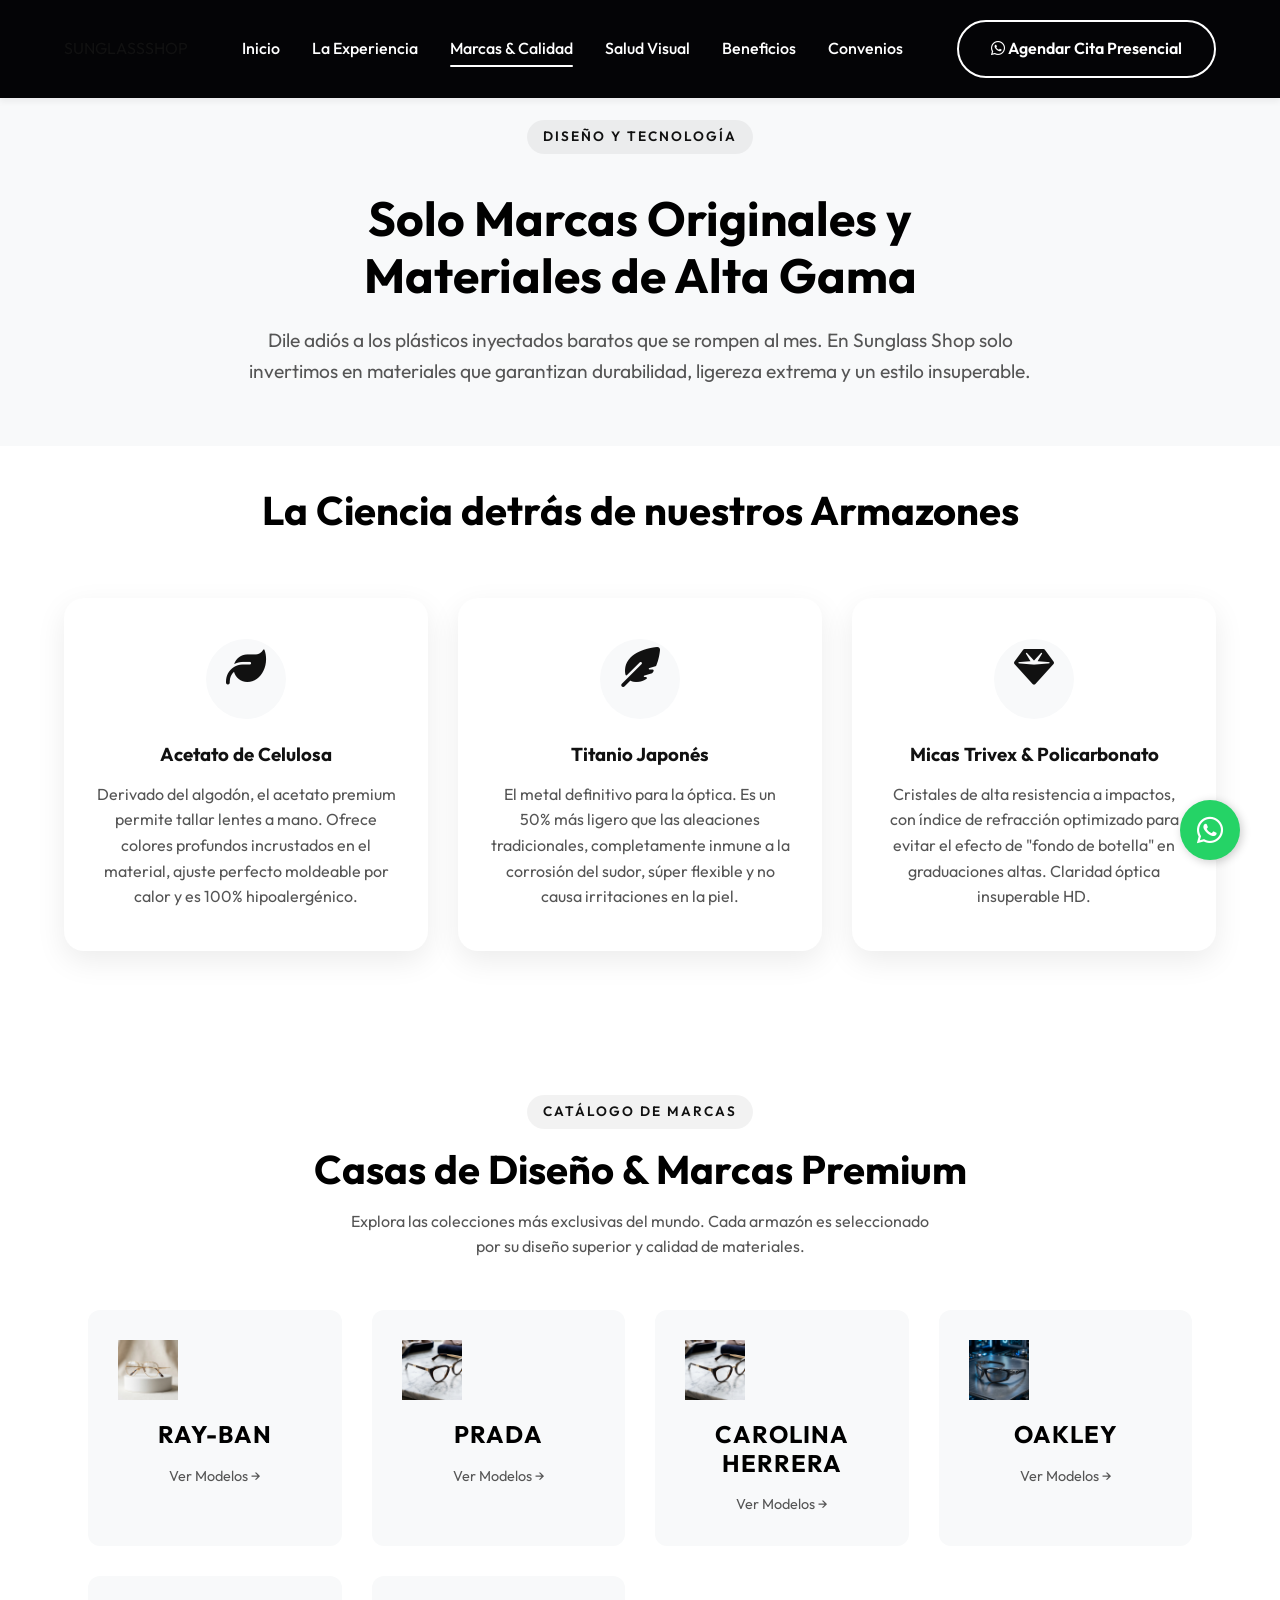
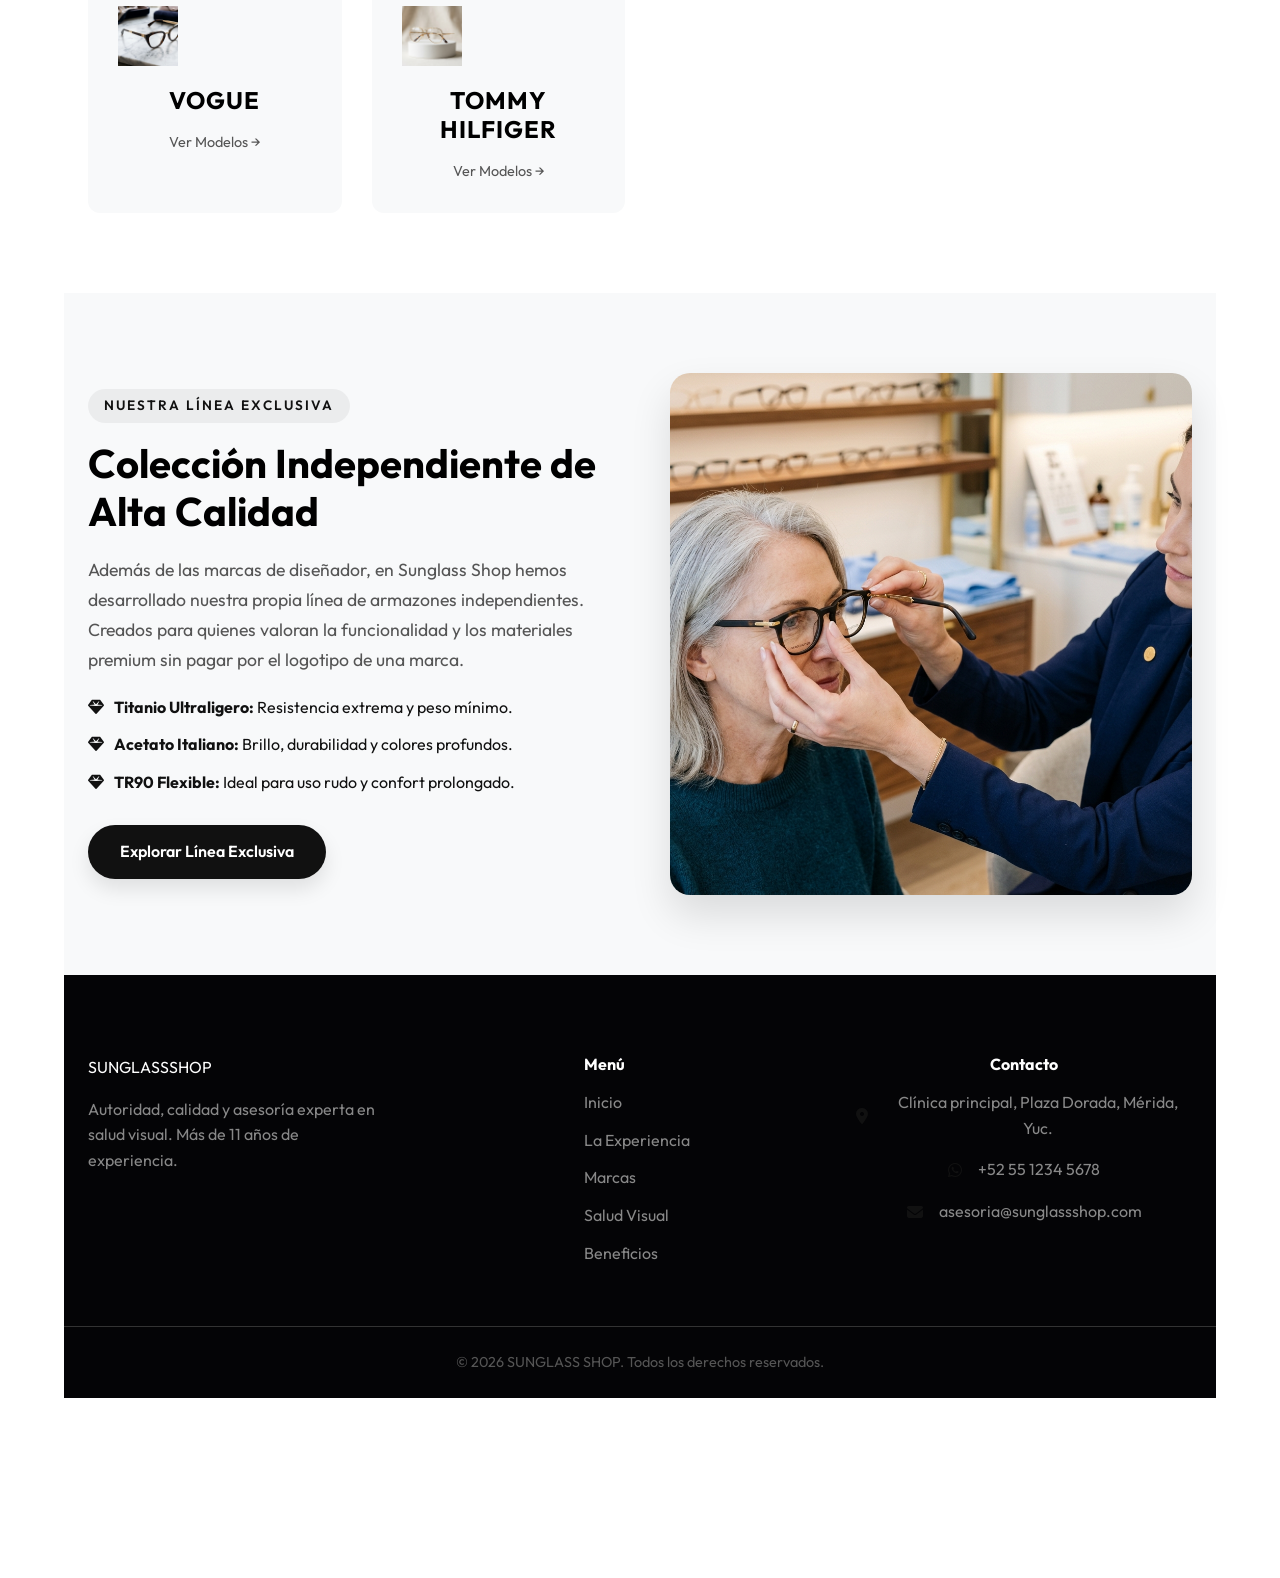
<file: marcas.html>
<!DOCTYPE html>
<html lang="es">
<head>
    <meta charset="UTF-8">
    <meta name="viewport" content="width=device-width, initial-scale=1.0">
    <title>Marcas y Calidad - SUNGLASS SHOP</title>
    <meta name="description" content="Solo marcas originales y materiales de alta gama. Descubre nuestras colecciones exclusivas de lentes en Sunglass Shop.">
    <link rel="stylesheet" href="styles.css">
    <link rel="preconnect" href="https://fonts.googleapis.com">
    <link rel="preconnect" href="https://fonts.gstatic.com" crossorigin>
    <link href="https://fonts.googleapis.com/css2?family=Outfit:wght@300;400;500;600;700&display=swap" rel="stylesheet">
    <link rel="stylesheet" href="https://cdnjs.cloudflare.com/ajax/libs/font-awesome/6.4.0/css/all.min.css">
</head>
<body class="page-marcas">
    <!-- Navbar -->
    <header class="navbar">
        <div class="container nav-container">
            <a href="index.html" class="logo">SUNGLASS<span>SHOP</span></a>
            <nav class="nav-menu">
                <a href="index.html" class="nav-link">Inicio</a>
                <a href="experiencia.html" class="nav-link">La Experiencia</a>
                <a href="marcas.html" class="nav-link active">Marcas & Calidad</a>
                <a href="salud-visual.html" class="nav-link">Salud Visual</a>
                <a href="beneficios.html" class="nav-link">Beneficios</a>
                <a href="convenios.html" class="nav-link">Convenios</a>
            </nav>
            <div class="nav-actions">
                <a href="https://wa.me/525512345678" target="_blank" class="btn btn-outline-gold"><i class="fa-brands fa-whatsapp"></i> Agendar Cita Presencial</a>
            </div>
        </div>
    </header>

    <!-- Page Header -->
    <div class="page-header" style="background-color: var(--bg-light); padding: 120px 0 60px; text-align: center;">
        <div class="container">
            <span class="section-badge">DISEÑO Y TECNOLOGÍA</span>
            <h1 style="font-size: 3rem; margin-top: 20px; color: var(--primary-dark);">Solo Marcas Originales y<br>Materiales de Alta Gama</h1>
            <p style="max-width: 800px; margin: 20px auto 0; font-size: 1.2rem; color: var(--text-light);">Dile adiós a los plásticos inyectados baratos que se rompen al mes. En Sunglass Shop solo invertimos en materiales que garantizan durabilidad, ligereza extrema y un estilo insuperable.</p>
        </div>
    </div>

    <!-- Main Content -->
    <section class="brands-quality" style="padding-top: 40px;">
        <div class="container">
            <!-- Expanded Materials Section -->
            <div class="materials-expanded" style="margin-bottom: 80px;">
                <h2 class="text-center" style="margin-bottom: 40px; color: var(--primary-dark);">La Ciencia detrás de nuestros Armazones</h2>
                <div class="materials-grid" style="grid-template-columns: repeat(3, 1fr); gap: 30px;">
                    <div class="material-card" style="padding: 40px 30px; text-align: center; background: white; border-radius: var(--radius-lg); box-shadow: var(--shadow-md);">
                        <div style="width: 80px; height: 80px; margin: 0 auto 24px; background: var(--bg-light); border-radius: 50%; display: flex; align-items: center; justify-content: center; font-size: 2rem; color: var(--primary-gold);">
                            <i class="fa-solid fa-leaf"></i>
                        </div>
                        <h3>Acetato de Celulosa</h3>
                        <p style="margin-top: 16px; color: var(--text-light); line-height: 1.6;">Derivado del algodón, el acetato premium permite tallar lentes a mano. Ofrece colores profundos incrustados en el material, ajuste perfecto moldeable por calor y es 100% hipoalergénico.</p>
                    </div>
                    <div class="material-card" style="padding: 40px 30px; text-align: center; background: white; border-radius: var(--radius-lg); box-shadow: var(--shadow-md);">
                        <div style="width: 80px; height: 80px; margin: 0 auto 24px; background: var(--bg-light); border-radius: 50%; display: flex; align-items: center; justify-content: center; font-size: 2rem; color: var(--primary-gold);">
                            <i class="fa-solid fa-feather-pointed"></i>
                        </div>
                        <h3>Titanio Japonés</h3>
                        <p style="margin-top: 16px; color: var(--text-light); line-height: 1.6;">El metal definitivo para la óptica. Es un 50% más ligero que las aleaciones tradicionales, completamente inmune a la corrosión del sudor, súper flexible y no causa irritaciones en la piel.</p>
                    </div>
                    <div class="material-card" style="padding: 40px 30px; text-align: center; background: white; border-radius: var(--radius-lg); box-shadow: var(--shadow-md);">
                        <div style="width: 80px; height: 80px; margin: 0 auto 24px; background: var(--bg-light); border-radius: 50%; display: flex; align-items: center; justify-content: center; font-size: 2rem; color: var(--primary-gold);">
                            <i class="fa-solid fa-gem"></i>
                        </div>
                        <h3>Micas Trivex & Policarbonato</h3>
                        <p style="margin-top: 16px; color: var(--text-light); line-height: 1.6;">Cristales de alta resistencia a impactos, con índice de refracción optimizado para evitar el efecto de "fondo de botella" en graduaciones altas. Claridad óptica insuperable HD.</p>
                    </div>
                </div>
                <!-- Brands Grid Section -->
    <section class="brands-grid-section" style="padding: 80px 0; background-color: white;">
        <div class="container animate-on-scroll fade-in-up">
            <div class="text-center" style="margin-bottom: 50px;">
                <span class="section-badge">CATÁLOGO DE MARCAS</span>
                <h2 style="font-size: 2.5rem; color: var(--primary-dark);">Casas de Diseño & Marcas Premium</h2>
                <p style="color: var(--text-light); max-width: 600px; margin: 15px auto 0;">Explora las colecciones más exclusivas del mundo. Cada armazón es seleccionado por su diseño superior y calidad de materiales.</p>
            </div>

            <div style="display: grid; grid-template-columns: repeat(auto-fit, minmax(250px, 1fr)); gap: 30px;">
                <!-- Brand Item -->
                <a href="coleccion.html?marca=Ray-Ban" class="brand-grid-item" style="display: block; background: var(--bg-light); border-radius: var(--radius-md); padding: 30px; text-align: center; text-decoration: none; transition: var(--transition);">
                    <img src="images/brand_classic_1783196191547.png" alt="Ray-Ban" style="height: 60px; margin-bottom: 20px; object-fit: contain;">
                    <h3 style="color: var(--primary-dark); font-size: 1.5rem; font-weight: 700; letter-spacing: 1px;">RAY-BAN</h3>
                    <p style="color: var(--text-light); margin-top: 10px; font-size: 0.9rem;">Ver Modelos &rarr;</p>
                </a>
                
                <a href="coleccion.html?marca=Prada" class="brand-grid-item" style="display: block; background: var(--bg-light); border-radius: var(--radius-md); padding: 30px; text-align: center; text-decoration: none; transition: var(--transition);">
                    <img src="images/brand_fashion_1783196199436.png" alt="Prada" style="height: 60px; margin-bottom: 20px; object-fit: contain;">
                    <h3 style="color: var(--primary-dark); font-size: 1.5rem; font-weight: 700; letter-spacing: 1px;">PRADA</h3>
                    <p style="color: var(--text-light); margin-top: 10px; font-size: 0.9rem;">Ver Modelos &rarr;</p>
                </a>

                <a href="coleccion.html?marca=Carolina-Herrera" class="brand-grid-item" style="display: block; background: var(--bg-light); border-radius: var(--radius-md); padding: 30px; text-align: center; text-decoration: none; transition: var(--transition);">
                    <img src="images/brand_fashion_1783196199436.png" alt="Carolina Herrera" style="height: 60px; margin-bottom: 20px; object-fit: contain;">
                    <h3 style="color: var(--primary-dark); font-size: 1.5rem; font-weight: 700; letter-spacing: 1px;">CAROLINA HERRERA</h3>
                    <p style="color: var(--text-light); margin-top: 10px; font-size: 0.9rem;">Ver Modelos &rarr;</p>
                </a>

                <a href="coleccion.html?marca=Oakley" class="brand-grid-item" style="display: block; background: var(--bg-light); border-radius: var(--radius-md); padding: 30px; text-align: center; text-decoration: none; transition: var(--transition);">
                    <img src="images/brand_sport_1783196206455.png" alt="Oakley" style="height: 60px; margin-bottom: 20px; object-fit: contain;">
                    <h3 style="color: var(--primary-dark); font-size: 1.5rem; font-weight: 700; letter-spacing: 1px;">OAKLEY</h3>
                    <p style="color: var(--text-light); margin-top: 10px; font-size: 0.9rem;">Ver Modelos &rarr;</p>
                </a>

                <a href="coleccion.html?marca=Vogue" class="brand-grid-item" style="display: block; background: var(--bg-light); border-radius: var(--radius-md); padding: 30px; text-align: center; text-decoration: none; transition: var(--transition);">
                    <img src="images/brand_fashion_1783196199436.png" alt="Vogue" style="height: 60px; margin-bottom: 20px; object-fit: contain;">
                    <h3 style="color: var(--primary-dark); font-size: 1.5rem; font-weight: 700; letter-spacing: 1px;">VOGUE</h3>
                    <p style="color: var(--text-light); margin-top: 10px; font-size: 0.9rem;">Ver Modelos &rarr;</p>
                </a>

                <a href="coleccion.html?marca=Tommy-Hilfiger" class="brand-grid-item" style="display: block; background: var(--bg-light); border-radius: var(--radius-md); padding: 30px; text-align: center; text-decoration: none; transition: var(--transition);">
                    <img src="images/brand_classic_1783196191547.png" alt="Tommy Hilfiger" style="height: 60px; margin-bottom: 20px; object-fit: contain;">
                    <h3 style="color: var(--primary-dark); font-size: 1.5rem; font-weight: 700; letter-spacing: 1px;">TOMMY HILFIGER</h3>
                    <p style="color: var(--text-light); margin-top: 10px; font-size: 0.9rem;">Ver Modelos &rarr;</p>
                </a>
            </div>
        </div>
    </section>

    <!-- Independent Collection Section -->
    <section class="independent-collection" style="padding: 80px 0; background: var(--bg-light);">
        <div class="container">
            <div class="row" style="display: flex; align-items: center; gap: 60px; flex-wrap: wrap;">
                <div class="col animate-on-scroll fade-in-up" style="flex: 1; min-width: 300px;">
                    <span class="section-badge">NUESTRA LÍNEA EXCLUSIVA</span>
                    <h2 style="font-size: 2.5rem; color: var(--primary-dark); margin-bottom: 20px;">Colección Independiente de Alta Calidad</h2>
                    <p style="color: var(--text-light); font-size: 1.1rem; line-height: 1.7; margin-bottom: 20px;">
                        Además de las marcas de diseñador, en Sunglass Shop hemos desarrollado nuestra propia línea de armazones independientes. Creados para quienes valoran la funcionalidad y los materiales premium sin pagar por el logotipo de una marca.
                    </p>
                    <ul style="list-style: none; padding: 0; color: var(--text-dark); margin-bottom: 30px;">
                        <li style="margin-bottom: 12px;"><i class="fa-solid fa-gem text-gold" style="margin-right: 10px;"></i><strong>Titanio Ultraligero:</strong> Resistencia extrema y peso mínimo.</li>
                        <li style="margin-bottom: 12px;"><i class="fa-solid fa-gem text-gold" style="margin-right: 10px;"></i><strong>Acetato Italiano:</strong> Brillo, durabilidad y colores profundos.</li>
                        <li style="margin-bottom: 12px;"><i class="fa-solid fa-gem text-gold" style="margin-right: 10px;"></i><strong>TR90 Flexible:</strong> Ideal para uso rudo y confort prolongado.</li>
                    </ul>
                    <a href="coleccion.html?marca=Exclusiva" class="btn btn-primary-gold">Explorar Línea Exclusiva</a>
                </div>
                <div class="col animate-on-scroll fade-in-up" style="flex: 1; min-width: 300px; transition-delay: 0.2s;">
                    <img src="images/expert_fitting_1783195374148.png" alt="Armazones independientes de alta calidad" style="width: 100%; border-radius: var(--radius-lg); box-shadow: var(--shadow-lg);">
                </div>
            </div>
        </div>
    </section>
    <!-- Footer -->
    <footer class="footer">
        <div class="container footer-container">
            <div class="footer-brand">
                <a href="index.html" class="logo text-white">SUNGLASS<span>SHOP</span></a>
                <p>Autoridad, calidad y asesoría experta en salud visual. Más de 11 años de experiencia.</p>
            </div>
            <div class="footer-links">
                <h4>Menú</h4>
                <ul>
                    <li><a href="index.html">Inicio</a></li>
                    <li><a href="experiencia.html">La Experiencia</a></li>
                    <li><a href="marcas.html">Marcas</a></li>
                    <li><a href="salud-visual.html">Salud Visual</a></li>
                    <li><a href="beneficios.html">Beneficios</a></li>
                </ul>
            </div>
            <div class="footer-contact">
                <h4>Contacto</h4>
                <p><i class="fa-solid fa-location-dot"></i> Clínica principal, Plaza Dorada, Mérida, Yuc.</p>
                <p><i class="fa-brands fa-whatsapp"></i> +52 55 1234 5678</p>
                <p><i class="fa-solid fa-envelope"></i> asesoria@sunglassshop.com</p>
            </div>
        </div>
        <div class="footer-bottom text-center">
            <p>&copy; 2026 SUNGLASS SHOP. Todos los derechos reservados.</p>
        </div>
    </footer>

    <!-- Floating WhatsApp Button -->
    <a href="https://wa.me/525512345678" class="whatsapp-float" target="_blank" aria-label="Chat en WhatsApp">
        <i class="fa-brands fa-whatsapp"></i>
    </a>
    <script src="script.js"></script>
</body>
</html>
</file>
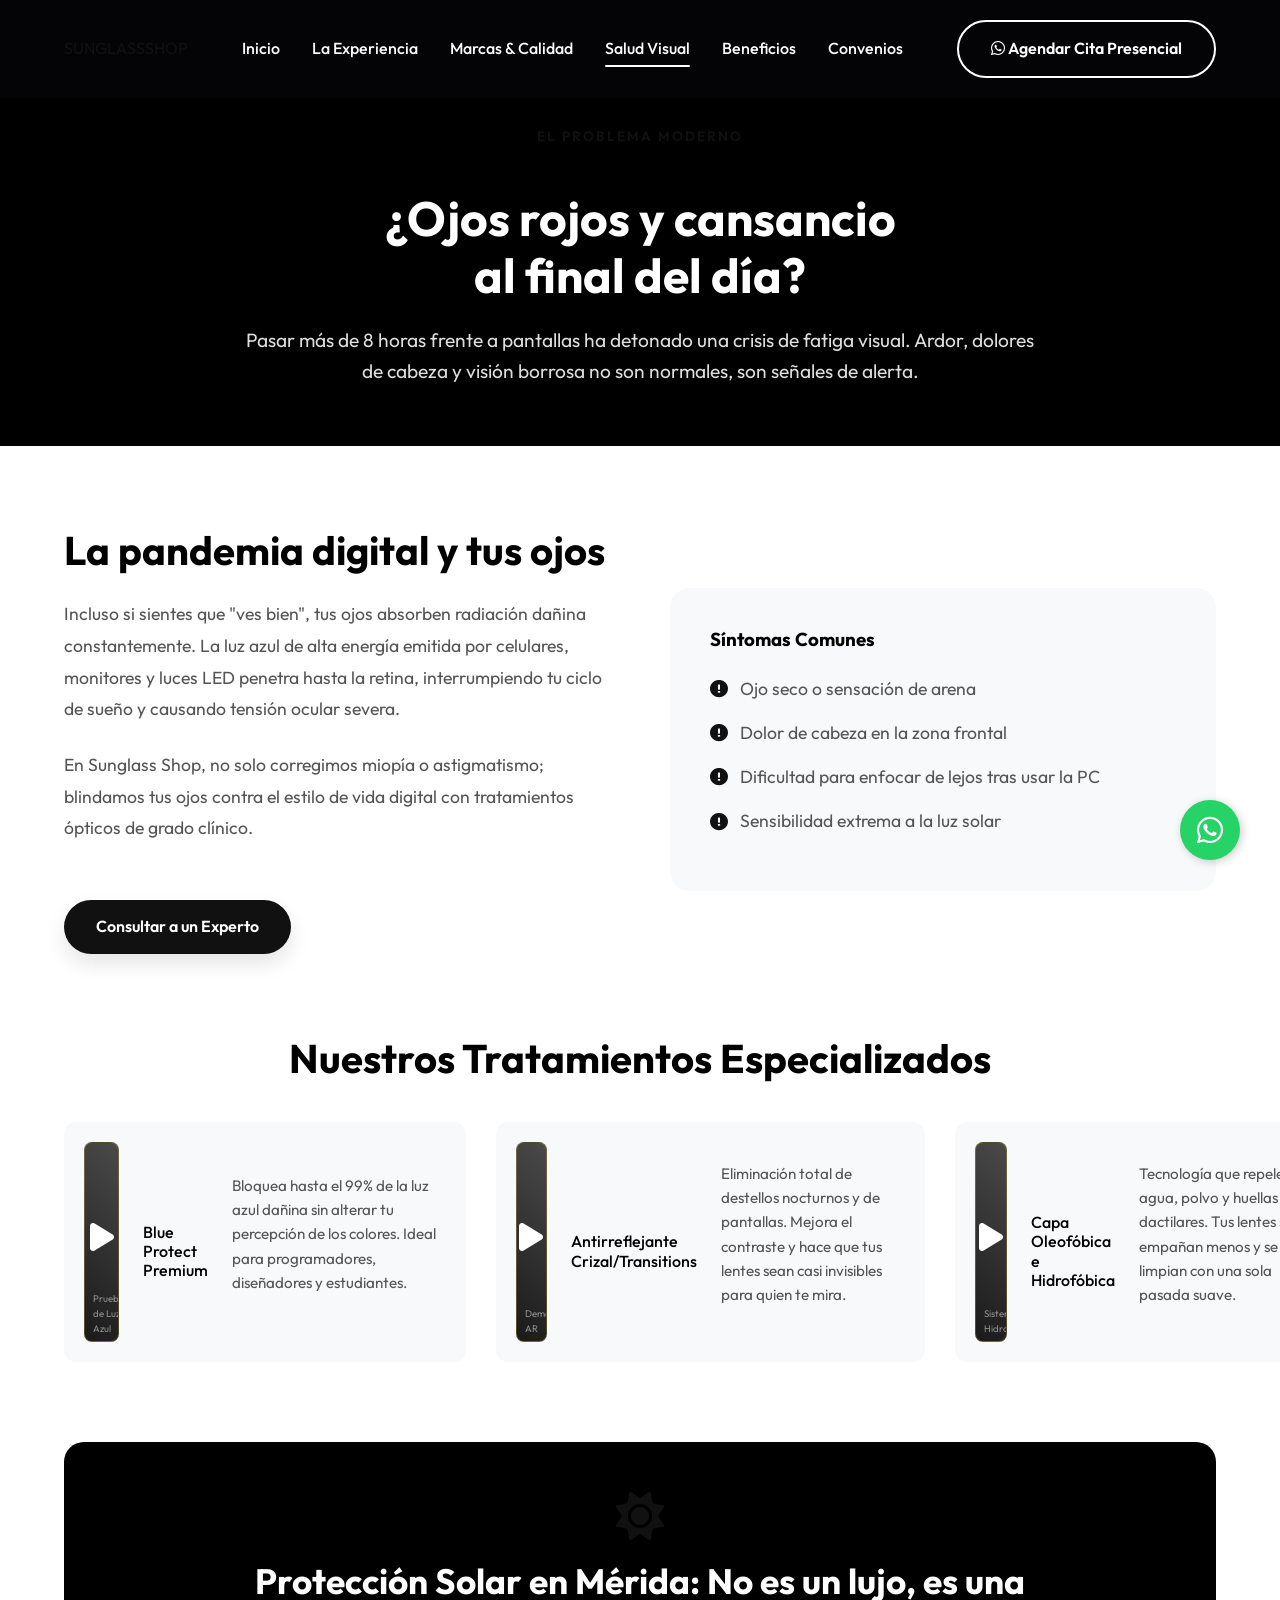
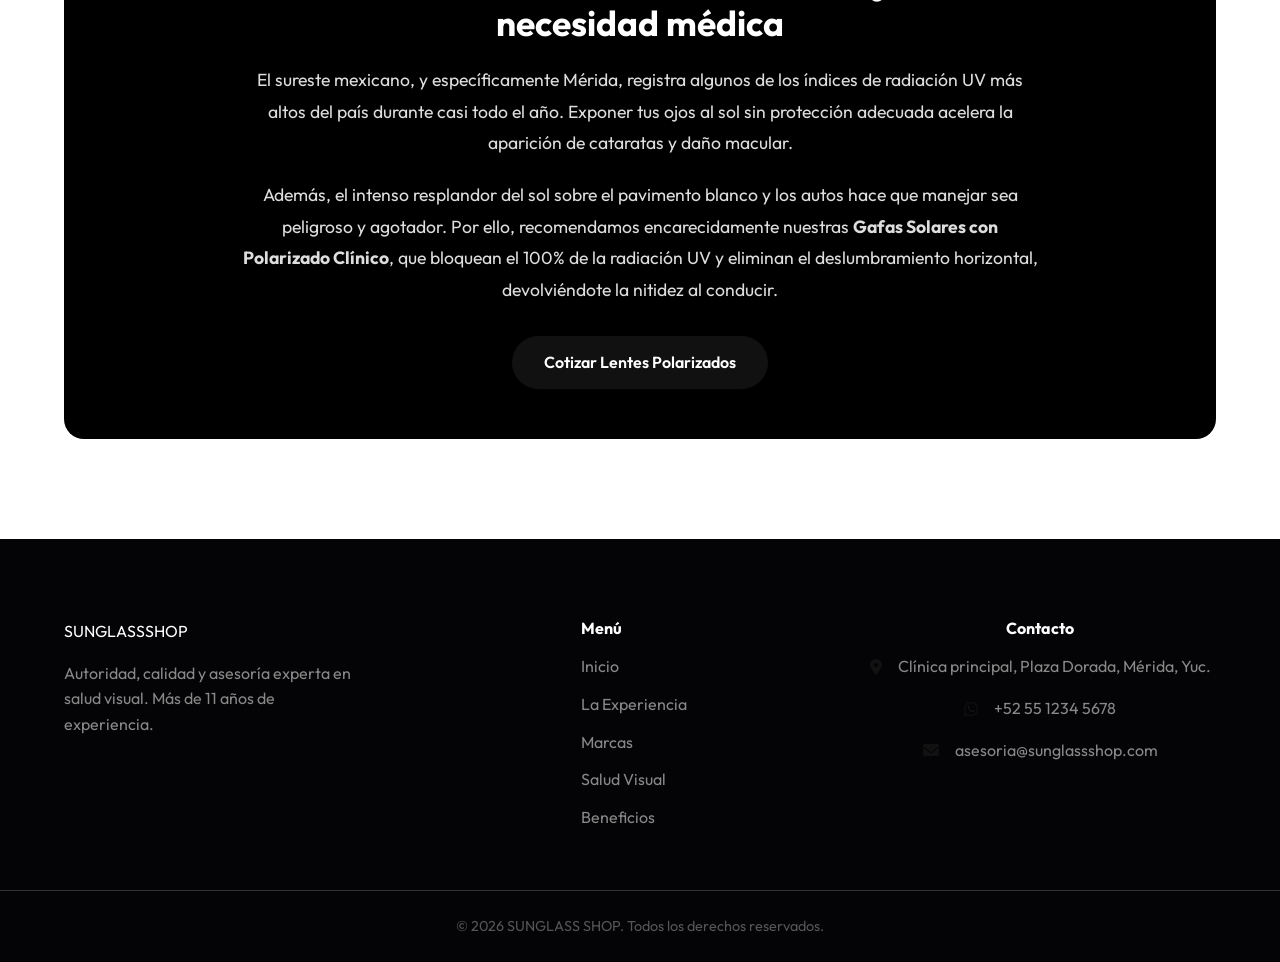
<file: salud-visual.html>
<!DOCTYPE html>
<html lang="es">
<head>
    <meta charset="UTF-8">
    <meta name="viewport" content="width=device-width, initial-scale=1.0">
    <title>Salud Visual - SUNGLASS SHOP</title>
    <meta name="description" content="Protege tus ojos de la era digital. Conoce nuestros filtros de luz azul, tratamientos antirreflejantes y soluciones para la fatiga visual.">
    <link rel="stylesheet" href="styles.css">
    <link rel="preconnect" href="https://fonts.googleapis.com">
    <link rel="preconnect" href="https://fonts.gstatic.com" crossorigin>
    <link href="https://fonts.googleapis.com/css2?family=Outfit:wght@300;400;500;600;700&display=swap" rel="stylesheet">
    <link rel="stylesheet" href="https://cdnjs.cloudflare.com/ajax/libs/font-awesome/6.4.0/css/all.min.css">
</head>
<body class="page-salud">
    <!-- Navbar -->
    <header class="navbar">
        <div class="container nav-container">
            <a href="index.html" class="logo">SUNGLASS<span>SHOP</span></a>
            <nav class="nav-menu">
                <a href="index.html" class="nav-link">Inicio</a>
                <a href="experiencia.html" class="nav-link">La Experiencia</a>
                <a href="marcas.html" class="nav-link">Marcas & Calidad</a>
                <a href="salud-visual.html" class="nav-link active">Salud Visual</a>
                <a href="beneficios.html" class="nav-link">Beneficios</a>
                <a href="convenios.html" class="nav-link">Convenios</a>
            </nav>
            <div class="nav-actions">
                <a href="https://wa.me/525512345678" target="_blank" class="btn btn-outline-gold"><i class="fa-brands fa-whatsapp"></i> Agendar Cita Presencial</a>
            </div>
        </div>
    </header>

    <!-- Page Header -->
    <div class="page-header" style="background-color: var(--primary-dark); padding: 120px 0 60px; color: white; text-align: center;">
        <div class="container">
            <span class="section-badge" style="color: var(--primary-gold); border-color: var(--primary-gold);">EL PROBLEMA MODERNO</span>
            <h1 style="font-size: 3rem; margin-top: 20px;">¿Ojos rojos y cansancio<br>al final del día?</h1>
            <p style="max-width: 800px; margin: 20px auto 0; font-size: 1.2rem; color: #ddd;">Pasar más de 8 horas frente a pantallas ha detonado una crisis de fatiga visual. Ardor, dolores de cabeza y visión borrosa no son normales, son señales de alerta.</p>
        </div>
    </div>

    <!-- Main Content -->
    <section class="visual-health" style="padding-top: 80px; background-color: var(--bg-white);">
        <div class="container">
            <div class="row" style="display: grid; grid-template-columns: 1fr 1fr; gap: 60px; align-items: center; margin-bottom: 80px;">
                <div>
                    <h2 style="font-size: 2.5rem; color: var(--primary-dark); margin-bottom: 24px;">La pandemia digital y tus ojos</h2>
                    <p style="font-size: 1.1rem; color: var(--text-light); line-height: 1.8; margin-bottom: 24px;">Incluso si sientes que "ves bien", tus ojos absorben radiación dañina constantemente. La luz azul de alta energía emitida por celulares, monitores y luces LED penetra hasta la retina, interrumpiendo tu ciclo de sueño y causando tensión ocular severa.</p>
                    <p style="font-size: 1.1rem; color: var(--text-light); line-height: 1.8;">En Sunglass Shop, no solo corregimos miopía o astigmatismo; blindamos tus ojos contra el estilo de vida digital con tratamientos ópticos de grado clínico.</p>
                    <a href="https://wa.me/525512345678" target="_blank" class="btn btn-primary-gold mt-4" style="display: inline-block;">Consultar a un Experto</a>
                </div>
                <div style="background-color: var(--bg-light); border-radius: var(--radius-lg); padding: 40px;">
                    <h3 style="color: var(--primary-dark); margin-bottom: 24px;">Síntomas Comunes</h3>
                    <ul class="features-list" style="list-style: none; padding: 0;">
                        <li style="margin-bottom: 16px; display: flex; align-items: center; gap: 12px; color: var(--text-light); font-size: 1.1rem;"><i class="fa-solid fa-circle-exclamation text-gold"></i> Ojo seco o sensación de arena</li>
                        <li style="margin-bottom: 16px; display: flex; align-items: center; gap: 12px; color: var(--text-light); font-size: 1.1rem;"><i class="fa-solid fa-circle-exclamation text-gold"></i> Dolor de cabeza en la zona frontal</li>
                        <li style="margin-bottom: 16px; display: flex; align-items: center; gap: 12px; color: var(--text-light); font-size: 1.1rem;"><i class="fa-solid fa-circle-exclamation text-gold"></i> Dificultad para enfocar de lejos tras usar la PC</li>
                        <li style="margin-bottom: 16px; display: flex; align-items: center; gap: 12px; color: var(--text-light); font-size: 1.1rem;"><i class="fa-solid fa-circle-exclamation text-gold"></i> Sensibilidad extrema a la luz solar</li>
                    </ul>
                </div>
            </div>
            
            <h2 class="text-center" style="margin-bottom: 40px; color: var(--primary-dark);">Nuestros Tratamientos Especializados</h2>
            <div class="health-videos" style="display: grid; grid-template-columns: repeat(3, 1fr); gap: 30px;">
                <div class="video-card" style="background: var(--bg-light); padding: 20px; border-radius: var(--radius-md);">
                    <div class="video-placeholder" onclick="playMockVideo(this)" style="background: linear-gradient(45deg, #1a1a1a, #4a4a4a); height: 200px; border-radius: var(--radius-sm); display: flex; align-items: center; justify-content: center; color: white; flex-direction: column; cursor: pointer;">
                        <i class="fa-solid fa-play" style="font-size: 2rem; margin-bottom: 10px;"></i>
                        <span class="video-tag">Prueba de Luz Azul</span>
                    </div>
                    <h4 style="margin-top: 20px; color: var(--primary-dark);">Blue Protect Premium</h4>
                    <p style="color: var(--text-light); font-size: 0.95rem; margin-top: 10px;">Bloquea hasta el 99% de la luz azul dañina sin alterar tu percepción de los colores. Ideal para programadores, diseñadores y estudiantes.</p>
                </div>
                <div class="video-card" style="background: var(--bg-light); padding: 20px; border-radius: var(--radius-md);">
                    <div class="video-placeholder" onclick="playMockVideo(this)" style="background: linear-gradient(45deg, #1a1a1a, #4a4a4a); height: 200px; border-radius: var(--radius-sm); display: flex; align-items: center; justify-content: center; color: white; flex-direction: column; cursor: pointer;">
                        <i class="fa-solid fa-play" style="font-size: 2rem; margin-bottom: 10px;"></i>
                        <span class="video-tag">Demostración AR</span>
                    </div>
                    <h4 style="margin-top: 20px; color: var(--primary-dark);">Antirreflejante Crizal/Transitions</h4>
                    <p style="color: var(--text-light); font-size: 0.95rem; margin-top: 10px;">Eliminación total de destellos nocturnos y de pantallas. Mejora el contraste y hace que tus lentes sean casi invisibles para quien te mira.</p>
                </div>
                <div class="video-card" style="background: var(--bg-light); padding: 20px; border-radius: var(--radius-md);">
                    <div class="video-placeholder" onclick="playMockVideo(this)" style="background: linear-gradient(45deg, #1a1a1a, #4a4a4a); height: 200px; border-radius: var(--radius-sm); display: flex; align-items: center; justify-content: center; color: white; flex-direction: column; cursor: pointer;">
                        <i class="fa-solid fa-play" style="font-size: 2rem; margin-bottom: 10px;"></i>
                        <span class="video-tag">Sistema Hidrofóbico</span>
                    </div>
                    <h4 style="margin-top: 20px; color: var(--primary-dark);">Capa Oleofóbica e Hidrofóbica</h4>
                    <p style="color: var(--text-light); font-size: 0.95rem; margin-top: 10px;">Tecnología que repele agua, polvo y huellas dactilares. Tus lentes se empañan menos y se limpian con una sola pasada suave.</p>
                </div>
            </div>
            
            <div class="row" style="margin-top: 80px; background-color: var(--primary-dark); border-radius: var(--radius-lg); padding: 50px; color: white;">
                <div class="text-center" style="max-width: 800px; margin: 0 auto;">
                    <i class="fa-solid fa-sun" style="font-size: 3rem; color: var(--primary-gold); margin-bottom: 20px;"></i>
                    <h2 style="font-size: 2.2rem; color: white; margin-bottom: 20px;">Protección Solar en Mérida: No es un lujo, es una necesidad médica</h2>
                    <p style="font-size: 1.1rem; color: #ddd; line-height: 1.8; margin-bottom: 20px;">El sureste mexicano, y específicamente Mérida, registra algunos de los índices de radiación UV más altos del país durante casi todo el año. Exponer tus ojos al sol sin protección adecuada acelera la aparición de cataratas y daño macular.</p>
                    <p style="font-size: 1.1rem; color: #ddd; line-height: 1.8; margin-bottom: 30px;">Además, el intenso resplandor del sol sobre el pavimento blanco y los autos hace que manejar sea peligroso y agotador. Por ello, recomendamos encarecidamente nuestras <strong>Gafas Solares con Polarizado Clínico</strong>, que bloquean el 100% de la radiación UV y eliminan el deslumbramiento horizontal, devolviéndote la nitidez al conducir.</p>
                    <a href="https://wa.me/525512345678" target="_blank" class="btn btn-primary-gold">Cotizar Lentes Polarizados</a>
                </div>
            </div>
        </div>
    </section>

    <!-- Footer -->
    <footer class="footer">
        <div class="container footer-container">
            <div class="footer-brand">
                <a href="index.html" class="logo text-white">SUNGLASS<span>SHOP</span></a>
                <p>Autoridad, calidad y asesoría experta en salud visual. Más de 11 años de experiencia.</p>
            </div>
            <div class="footer-links">
                <h4>Menú</h4>
                <ul>
                    <li><a href="index.html">Inicio</a></li>
                    <li><a href="experiencia.html">La Experiencia</a></li>
                    <li><a href="marcas.html">Marcas</a></li>
                    <li><a href="salud-visual.html">Salud Visual</a></li>
                    <li><a href="beneficios.html">Beneficios</a></li>
                </ul>
            </div>
            <div class="footer-contact">
                <h4>Contacto</h4>
                <p><i class="fa-solid fa-location-dot"></i> Clínica principal, Plaza Dorada, Mérida, Yuc.</p>
                <p><i class="fa-brands fa-whatsapp"></i> +52 55 1234 5678</p>
                <p><i class="fa-solid fa-envelope"></i> asesoria@sunglassshop.com</p>
            </div>
        </div>
        <div class="footer-bottom text-center">
            <p>&copy; 2026 SUNGLASS SHOP. Todos los derechos reservados.</p>
        </div>
    </footer>

    <!-- Floating WhatsApp Button -->
    <a href="https://wa.me/525512345678" class="whatsapp-float" target="_blank" aria-label="Chat en WhatsApp">
        <i class="fa-brands fa-whatsapp"></i>
    </a>
    
    <script src="script.js"></script>
</body>
</html>
</file>
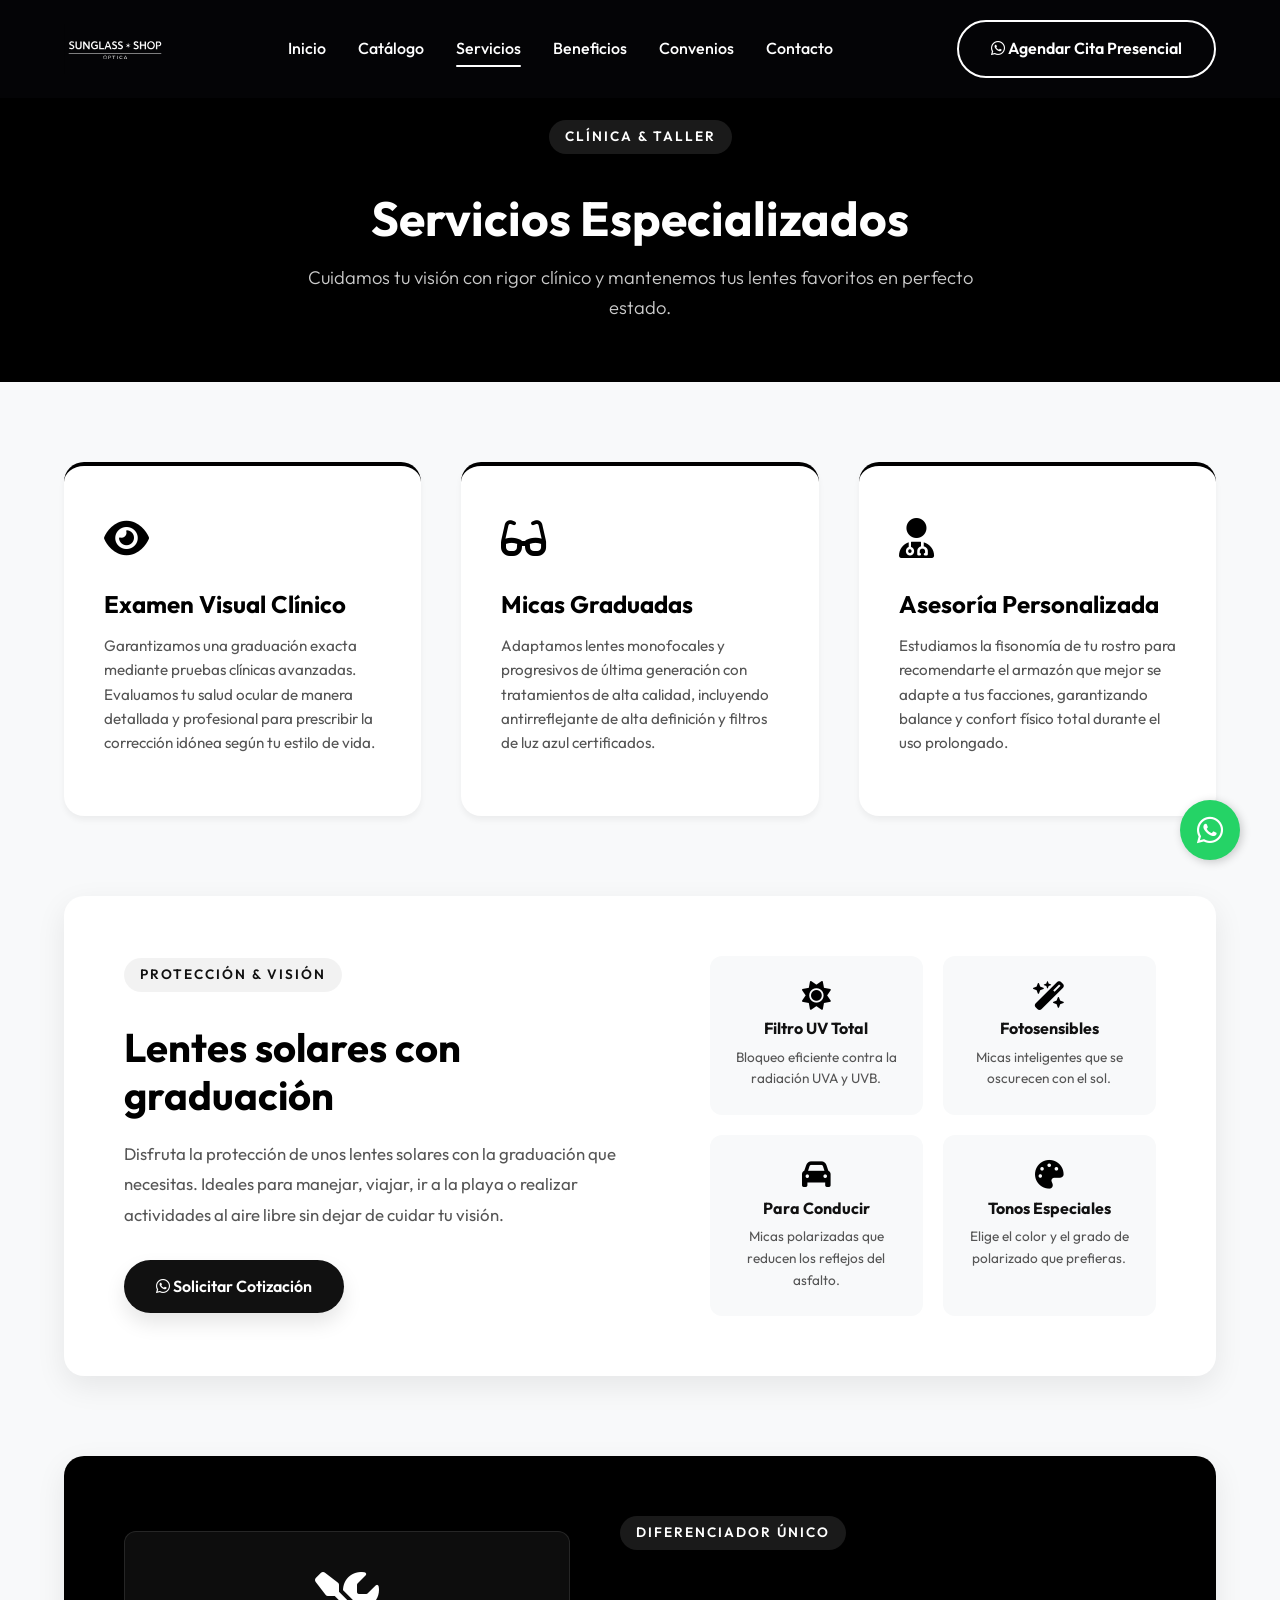
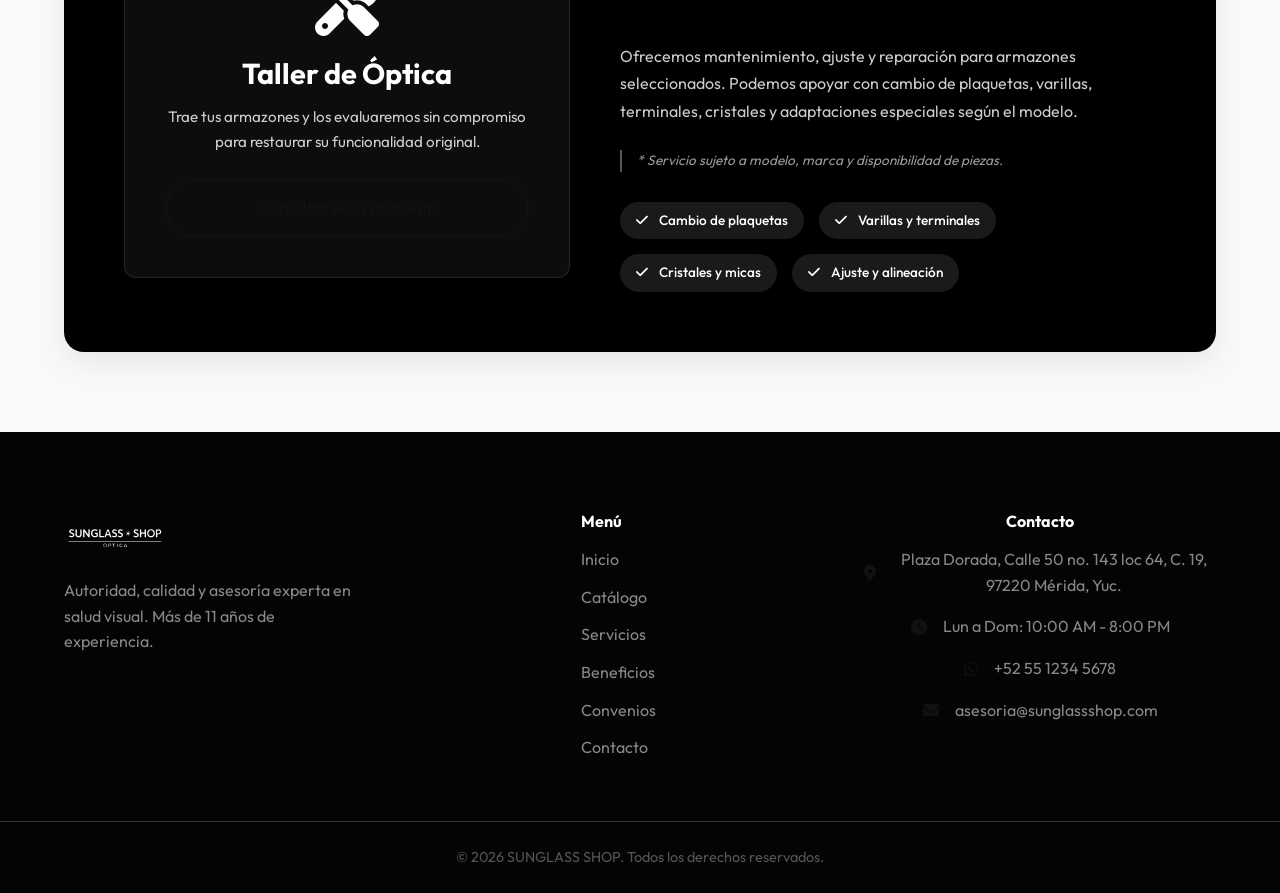
<file: servicios.html>
<!DOCTYPE html>
<html lang="es">
<head>
    <meta charset="UTF-8">
    <meta name="viewport" content="width=device-width, initial-scale=1.0">
    <title>Servicios Ópticos - Sunglass Shop Óptica</title>
    <meta name="description" content="Nuestros servicios clínicos: examen visual, micas graduadas, adaptación solar Rx, refacciones y reparación especializada.">
    <link rel="stylesheet" href="styles.css">
    <link rel="preconnect" href="https://fonts.googleapis.com">
    <link rel="preconnect" href="https://fonts.gstatic.com" crossorigin>
    <link href="https://fonts.googleapis.com/css2?family=Outfit:wght@300;400;500;600;700&display=swap" rel="stylesheet">
    <link rel="stylesheet" href="https://cdnjs.cloudflare.com/ajax/libs/font-awesome/6.4.0/css/all.min.css">
</head>
<body class="page-servicios" style="background-color: var(--bg-light);">
    <!-- Navbar -->
    <header class="navbar">
        <div class="container nav-container">
            <a href="index.html" class="logo">
                <img src="assets/logo_sunglasses.svg" alt="SUNGLASS SHOP" class="logo-img">
            </a>
            <nav class="nav-menu">
                <a href="index.html" class="nav-link">Inicio</a>
                <a href="catalogo.html" class="nav-link">Catálogo</a>
                <a href="servicios.html" class="nav-link active">Servicios</a>
                <a href="beneficios.html" class="nav-link">Beneficios</a>
                <a href="convenios.html" class="nav-link">Convenios</a>
                <a href="contacto.html" class="nav-link">Contacto</a>
            </nav>
            <div class="nav-actions">
                <a href="https://wa.me/525512345678?text=Hola,%20quiero%20informaci%C3%B3n%20sobre%20los%20servicios%20%C3%93pticos%20de%20Sunglass%20Shop." target="_blank" class="btn btn-outline-gold"><i class="fa-brands fa-whatsapp"></i> Agendar Cita Presencial</a>
            </div>
        </div>
    </header>

    <!-- Page Header -->
    <div class="page-header" style="background-color: #000; padding: 120px 0 60px; color: white; text-align: center;">
        <div class="container">
            <span class="section-badge" style="color: #ffffff; border-color: rgba(255,255,255,0.4); background: rgba(255,255,255,0.1);">CLÍNICA & TALLER</span>
            <h1 style="font-size: 3rem; margin-top: 20px;">Servicios Especializados</h1>
            <p style="max-width: 700px; margin: 15px auto 0; font-size: 1.15rem; color: #ccc; font-weight: 300;">Cuidamos tu visión con rigor clínico y mantenemos tus lentes favoritos en perfecto estado.</p>
        </div>
    </div>

    <!-- Services Grid -->
    <section style="padding: 80px 0;">
        <div class="container">
            <div style="display: grid; grid-template-columns: repeat(auto-fit, minmax(320px, 1fr)); gap: 40px; margin-bottom: 80px;">
                
                <!-- Service 1: Examen Visual -->
                <div class="card animate-on-scroll fade-in-up" style="background: white; border-radius: var(--radius-lg); padding: 40px; box-shadow: var(--shadow-sm); border-top: 4px solid var(--primary-dark);">
                    <div style="font-size: 2.5rem; color: var(--primary-dark); margin-bottom: 20px;"><i class="fa-solid fa-eye"></i></div>
                    <h3 style="color: var(--primary-dark); margin-bottom: 15px; font-size: 1.5rem;">Examen Visual Clínico</h3>
                    <p style="color: var(--text-light); font-size: 0.95rem; line-height: 1.6; margin-bottom: 20px;">
                        Garantizamos una graduación exacta mediante pruebas clínicas avanzadas. Evaluamos tu salud ocular de manera detallada y profesional para prescribir la corrección idónea según tu estilo de vida.
                    </p>
                </div>

                <!-- Service 2: Micas Graduadas -->
                <div class="card animate-on-scroll fade-in-up" style="background: white; border-radius: var(--radius-lg); padding: 40px; box-shadow: var(--shadow-sm); border-top: 4px solid var(--primary-dark);">
                    <div style="font-size: 2.5rem; color: var(--primary-dark); margin-bottom: 20px;"><i class="fa-solid fa-glasses"></i></div>
                    <h3 style="color: var(--primary-dark); margin-bottom: 15px; font-size: 1.5rem;">Micas Graduadas</h3>
                    <p style="color: var(--text-light); font-size: 0.95rem; line-height: 1.6; margin-bottom: 20px;">
                        Adaptamos lentes monofocales y progresivos de última generación con tratamientos de alta calidad, incluyendo antirreflejante de alta definición y filtros de luz azul certificados.
                    </p>
                </div>

                <!-- Service 3: Asesoría Personalizada -->
                <div class="card animate-on-scroll fade-in-up" style="background: white; border-radius: var(--radius-lg); padding: 40px; box-shadow: var(--shadow-sm); border-top: 4px solid var(--primary-dark);">
                    <div style="font-size: 2.5rem; color: var(--primary-dark); margin-bottom: 20px;"><i class="fa-solid fa-user-doctor"></i></div>
                    <h3 style="color: var(--primary-dark); margin-bottom: 15px; font-size: 1.5rem;">Asesoría Personalizada</h3>
                    <p style="color: var(--text-light); font-size: 0.95rem; line-height: 1.6; margin-bottom: 20px;">
                        Estudiamos la fisonomía de tu rostro para recomendarte el armazón que mejor se adapte a tus facciones, garantizando balance y confort físico total durante el uso prolongado.
                    </p>
                </div>

            </div>

            <!-- Focus Section: Lentes Solares Graduados -->
            <div class="animate-on-scroll fade-in-up" style="background: white; border-radius: var(--radius-lg); padding: 60px; box-shadow: var(--shadow-md); margin-bottom: 80px; display: grid; grid-template-columns: 1.2fr 1fr; gap: 50px; align-items: center;">
                <div>
                    <span class="section-badge">Protección & Visión</span>
                    <h2 style="font-size: 2.5rem; color: var(--primary-dark); margin: 15px 0 20px;">Lentes solares con graduación</h2>
                    <p style="color: var(--text-light); font-size: 1.05rem; line-height: 1.8; margin-bottom: 30px;">
                        Disfruta la protección de unos lentes solares con la graduación que necesitas. Ideales para manejar, viajar, ir a la playa o realizar actividades al aire libre sin dejar de cuidar tu visión.
                    </p>
                    <a href="https://wa.me/525512345678?text=Hola,%20quiero%20informaci%C3%B3n%20sobre%20lentes%20solares%20con%20graduaci%C3%B3n." target="_blank" class="btn btn-primary-gold"><i class="fa-brands fa-whatsapp"></i> Solicitar Cotización</a>
                </div>
                <div style="display: grid; grid-template-columns: 1fr 1fr; gap: 20px;">
                    <div style="background: var(--bg-light); padding: 25px; border-radius: var(--radius-md); text-align: center;">
                        <i class="fa-solid fa-sun" style="font-size: 1.8rem; margin-bottom: 10px; color: var(--primary-dark);"></i>
                        <h4 style="margin-bottom: 8px;">Filtro UV Total</h4>
                        <p style="font-size: 0.85rem; color: var(--text-light);">Bloqueo eficiente contra la radiación UVA y UVB.</p>
                    </div>
                    <div style="background: var(--bg-light); padding: 25px; border-radius: var(--radius-md); text-align: center;">
                        <i class="fa-solid fa-wand-magic-sparkles" style="font-size: 1.8rem; margin-bottom: 10px; color: var(--primary-dark);"></i>
                        <h4 style="margin-bottom: 8px;">Fotosensibles</h4>
                        <p style="font-size: 0.85rem; color: var(--text-light);">Micas inteligentes que se oscurecen con el sol.</p>
                    </div>
                    <div style="background: var(--bg-light); padding: 25px; border-radius: var(--radius-md); text-align: center;">
                        <i class="fa-solid fa-car" style="font-size: 1.8rem; margin-bottom: 10px; color: var(--primary-dark);"></i>
                        <h4 style="margin-bottom: 8px;">Para Conducir</h4>
                        <p style="font-size: 0.85rem; color: var(--text-light);">Micas polarizadas que reducen los reflejos del asfalto.</p>
                    </div>
                    <div style="background: var(--bg-light); padding: 25px; border-radius: var(--radius-md); text-align: center;">
                        <i class="fa-solid fa-palette" style="font-size: 1.8rem; margin-bottom: 10px; color: var(--primary-dark);"></i>
                        <h4 style="margin-bottom: 8px;">Tonos Especiales</h4>
                        <p style="font-size: 0.85rem; color: var(--text-light);">Elige el color y el grado de polarizado que prefieras.</p>
                    </div>
                </div>
            </div>

            <!-- Focus Section: Refacciones y Reparación -->
            <div class="animate-on-scroll fade-in-up" style="background: #000; color: white; border-radius: var(--radius-lg); padding: 60px; box-shadow: var(--shadow-md); display: grid; grid-template-columns: 1fr 1.2fr; gap: 50px; align-items: center;">
                <div style="text-align: center; background: rgba(255,255,255,0.05); padding: 40px; border-radius: var(--radius-md); border: 1px solid rgba(255,255,255,0.1);">
                    <i class="fa-solid fa-screwdriver-wrench" style="font-size: 4rem; color: white; margin-bottom: 20px;"></i>
                    <h3 style="font-size: 1.8rem; margin-bottom: 15px;">Taller de Óptica</h3>
                    <p style="font-size: 0.95rem; color: #ccc; line-height: 1.6; margin-bottom: 25px;">
                        Trae tus armazones y los evaluaremos sin compromiso para restaurar su funcionalidad original.
                    </p>
                    <a href="https://wa.me/525512345678?text=Hola,%20quiero%20informaci%C3%B3n%20sobre%20refacciones%20o%20reparaci%C3%B3n%20de%20lentes." target="_blank" class="btn btn-outline-gold" style="display: block;">Consultar por WhatsApp</a>
                </div>
                <div>
                    <span class="section-badge" style="color: white; border-color: rgba(255,255,255,0.3); background: rgba(255,255,255,0.1);">DIFERENCIADOR ÚNICO</span>
                    <h2 style="font-size: 2.2rem; margin: 15px 0 20px;">Refacciones y reparación óptica</h2>
                    <p style="color: #ccc; font-size: 1rem; line-height: 1.7; margin-bottom: 25px;">
                        Ofrecemos mantenimiento, ajuste y reparación para armazones seleccionados. Podemos apoyar con cambio de plaquetas, varillas, terminales, cristales y adaptaciones especiales según el modelo.
                    </p>
                    <p style="font-size: 0.85rem; color: #999; font-style: italic; border-left: 2px solid #555; padding-left: 15px;">
                        * Servicio sujeto a modelo, marca y disponibilidad de piezas.
                    </p>
                    <div style="display: flex; flex-wrap: wrap; gap: 15px; margin-top: 30px;">
                        <span style="background: rgba(255,255,255,0.1); padding: 8px 16px; border-radius: 50px; font-size: 0.85rem; font-weight: 500;"><i class="fa-solid fa-check" style="margin-right: 8px;"></i> Cambio de plaquetas</span>
                        <span style="background: rgba(255,255,255,0.1); padding: 8px 16px; border-radius: 50px; font-size: 0.85rem; font-weight: 500;"><i class="fa-solid fa-check" style="margin-right: 8px;"></i> Varillas y terminales</span>
                        <span style="background: rgba(255,255,255,0.1); padding: 8px 16px; border-radius: 50px; font-size: 0.85rem; font-weight: 500;"><i class="fa-solid fa-check" style="margin-right: 8px;"></i> Cristales y micas</span>
                        <span style="background: rgba(255,255,255,0.1); padding: 8px 16px; border-radius: 50px; font-size: 0.85rem; font-weight: 500;"><i class="fa-solid fa-check" style="margin-right: 8px;"></i> Ajuste y alineación</span>
                    </div>
                </div>
            </div>
        </div>
    </section>

    <!-- Footer -->
    <footer class="footer">
        <div class="container footer-container">
            <div class="footer-brand">
                <a href="index.html" class="logo">
                    <img src="assets/logo_sunglasses.svg" alt="SUNGLASS SHOP" class="logo-img">
                </a>
                <p>Autoridad, calidad y asesoría experta en salud visual. Más de 11 años de experiencia.</p>
            </div>
            <div class="footer-links">
                <h4>Menú</h4>
                <ul>
                    <li><a href="index.html">Inicio</a></li>
                    <li><a href="catalogo.html">Catálogo</a></li>
                    <li><a href="servicios.html">Servicios</a></li>
                    <li><a href="beneficios.html">Beneficios</a></li>
                    <li><a href="convenios.html">Convenios</a></li>
                    <li><a href="contacto.html">Contacto</a></li>
                </ul>
            </div>
            <div class="footer-contact">
                <h4>Contacto</h4>
                <p><i class="fa-solid fa-location-dot"></i> Plaza Dorada, Calle 50 no. 143 loc 64, C. 19, 97220 Mérida, Yuc.</p>
                <p><i class="fa-solid fa-clock"></i> Lun a Dom: 10:00 AM - 8:00 PM</p>
                <p><i class="fa-brands fa-whatsapp"></i> +52 55 1234 5678</p>
                <p><i class="fa-solid fa-envelope"></i> asesoria@sunglassshop.com</p>
            </div>
        </div>
        <div class="footer-bottom text-center">
            <p>&copy; 2026 SUNGLASS SHOP. Todos los derechos reservados.</p>
        </div>
    </footer>

    <!-- Floating WhatsApp Button -->
    <a href="https://wa.me/525512345678?text=Hola,%20quiero%20informaci%C3%B3n%20de%20Sunglass%20Shop%20%C3%93ptica." class="whatsapp-float" target="_blank" aria-label="Chat en WhatsApp">
        <i class="fa-brands fa-whatsapp"></i>
    </a>
    
    <script src="script.js"></script>
</body>
</html>
</file>
<file: styles.css>
/* =========================================
   SUNGLASS SHOP - PREMIUM CLINIC STYLES
   ========================================= */

/* --- CSS Variables --- */
:root {
    --primary-dark: #000000; /* Monochromatic Black */
    --primary-gold: #111111; /* Monochromatic Dark Gray */
    --gold-hover: #333333;
    --text-dark: #111111;
    --text-light: #555555;
    --bg-light: #F8F9FA;
    --bg-white: #FFFFFF;
    --whatsapp-green: #25D366;
    --whatsapp-hover: #128C7E;
    
    --font-main: 'Outfit', sans-serif;
    
    --shadow-sm: 0 4px 6px rgba(0,0,0,0.05);
    --shadow-md: 0 10px 30px rgba(0,0,0,0.08);
    --shadow-lg: 0 20px 40px rgba(0,0,0,0.12);
    --shadow-gold: 0 10px 20px rgba(0, 0, 0, 0.1);
    
    --radius-sm: 8px;
    --radius-md: 12px;
    --radius-lg: 20px;
    
    --transition: all 0.3s ease;
}

/* --- Base Reset --- */
* {
    margin: 0;
    padding: 0;
    box-sizing: border-box;
}

html {
    scroll-behavior: smooth;
}

body {
    font-family: var(--font-main);
    color: var(--text-dark);
    background-color: var(--bg-white);
    line-height: 1.6;
    overflow-x: hidden;
}

.container {
    max-width: 1200px;
    margin: 0 auto;
    padding: 0 24px;
}

img {
    max-width: 100%;
    height: auto;
    display: block;
}

a {
    text-decoration: none;
    color: inherit;
    transition: var(--transition);
}

ul {
    list-style: none;
}

/* --- Typography --- */
h1, h2, h3, h4 {
    font-weight: 700;
    line-height: 1.2;
    margin-bottom: 16px;
}

h2 {
    font-size: 2.5rem;
    color: var(--primary-dark);
}

.text-center { text-align: center; }
.text-gold { color: var(--primary-gold); }
.hero-slider .text-gold,
.convenios-hero .text-gold,
.page-header .text-gold,
.footer .text-gold,
.dark-section .text-gold {
    color: #ffffff;
}
.mt-2 { margin-top: 16px; }
.mt-4 { margin-top: 32px; }

/* --- Badges --- */
.badge-gold, .section-badge {
    display: inline-block;
    padding: 6px 16px;
    background-color: rgba(0, 0, 0, 0.05);
    color: var(--primary-gold);
    font-size: 0.85rem;
    font-weight: 600;
    letter-spacing: 2px;
    text-transform: uppercase;
    border-radius: 50px;
    margin-bottom: 16px;
}

/* --- Buttons --- */
.btn {
    display: inline-block;
    padding: 14px 32px;
    border-radius: 50px;
    font-weight: 600;
    font-size: 1rem;
    cursor: pointer;
    transition: var(--transition);
    border: none;
    text-align: center;
}

.btn-primary-gold {
    background-color: var(--primary-gold);
    color: var(--bg-white);
    box-shadow: var(--shadow-gold);
}

.btn-primary-gold:hover {
    background-color: var(--gold-hover);
    transform: translateY(-3px);
}

.btn-outline-gold {
    background-color: transparent;
    color: var(--primary-gold);
    border: 2px solid var(--primary-gold);
}

.btn-outline-gold:hover {
    background-color: var(--primary-gold);
    color: var(--bg-white);
}

.navbar .btn-outline-gold {
    color: #ffffff;
    border-color: #ffffff;
}

.navbar .btn-outline-gold:hover {
    background-color: #ffffff;
    color: #000000;
}

.hero-slider .btn-outline-gold,
.convenios-hero .btn-outline-gold,
.page-header .btn-outline-gold {
    color: #ffffff;
    border-color: #ffffff;
}

.hero-slider .btn-outline-gold:hover,
.convenios-hero .btn-outline-gold:hover,
.page-header .btn-outline-gold:hover {
    background-color: #ffffff;
    color: #000000;
}

/* Pulse animation for CTA */
.btn-pulse {
    animation: pulse 2s infinite;
}

@keyframes pulse {
    0% { box-shadow: 0 0 0 0 rgba(255, 255, 255, 0.4); }
    70% { box-shadow: 0 0 0 15px rgba(255, 255, 255, 0); }
    100% { box-shadow: 0 0 0 0 rgba(255, 255, 255, 0); }
}

/* --- Navbar --- */
.navbar {
    position: fixed;
    top: 0;
    left: 0;
    width: 100%;
    background-color: #040406;
    backdrop-filter: blur(10px);
    z-index: 1000;
    padding: 10px 0;
    box-shadow: var(--shadow-sm);
    transition: var(--transition);
}

.nav-container {
    display: flex;
    justify-content: space-between;
    align-items: center;
}

.logo {
    display: flex;
    align-items: center;
    flex-shrink: 0;
}

.logo-img {
    height: 50px;
    max-width: 290px;
    width: auto;
    object-fit: contain;
    display: block;
    transition: var(--transition);
}

.logo-img:hover {
    transform: scale(1.03);
}

.nav-menu {
    display: flex;
    gap: 32px;
}

.nav-link {
    font-weight: 500;
    color: #ffffff;
    position: relative;
}

.nav-actions {
    display: flex;
    align-items: center;
    gap: 16px;
}

/* --- 2. Hero Section (Slider) --- */
.hero-slider {
    position: relative;
    height: 100vh;
    min-height: 600px;
    display: flex;
    align-items: center;
    justify-content: center;
    text-align: center;
    color: white;
    padding-top: 80px;
    overflow: hidden;
}

.hero-slide {
    position: absolute;
    top: 0;
    left: 0;
    width: 100%;
    height: 100%;
    background-size: cover;
    background-position: center;
    opacity: 0;
    transition: opacity 1.5s ease-in-out;
    z-index: 1;
    width: 100%;
}

.hero-slide.active {
    opacity: 1;
}

.overlay-gradient-dark {
    position: absolute;
    top: 0;
    left: 0;
    width: 100%;
    height: 100%;
    background: linear-gradient(0deg, rgba(0,0,0,0.8) 0%, rgba(0,0,0,0.5) 50%, rgba(0,0,0,0.4) 100%);
    z-index: 2;
}

.hero-text-box {
    max-width: 600px;
}

.hero-title {
    font-size: 4rem;
    color: white;
    margin-bottom: 24px;
    line-height: 1.1;
}

.hero-title span {
    color: var(--primary-gold);
}

.hero-subtitle {
    font-size: 1.2rem;
    color: #ddd;
    margin-bottom: 40px;
    font-weight: 400;
}

/* --- 2. Experience Section --- */
.experience {
    padding: 100px 0;
    background-color: var(--bg-light);
}

.experience-container {
    display: grid;
    grid-template-columns: 1fr 1fr;
    gap: 64px;
    align-items: center;
}

.experience-image {
    position: relative;
    border-radius: var(--radius-lg);
    overflow: hidden;
    box-shadow: var(--shadow-lg);
}

.experience-badge {
    position: absolute;
    bottom: -20px;
    right: -20px;
    background-color: var(--primary-dark);
    color: var(--bg-white);
    width: 160px;
    height: 160px;
    border-radius: 50%;
    display: flex;
    flex-direction: column;
    justify-content: center;
    align-items: center;
    border: 8px solid var(--bg-light);
    box-shadow: var(--shadow-md);
}

.experience-badge .years {
    font-size: 2.5rem;
    font-weight: 800;
    color: var(--primary-gold);
    line-height: 1;
}

.experience-badge .text {
    font-size: 0.85rem;
    text-transform: uppercase;
    text-align: center;
    letter-spacing: 1px;
    margin-top: 4px;
}

.expert-list {
    margin-top: 40px;
}

.expert-list li {
    display: flex;
    gap: 20px;
    margin-bottom: 32px;
}

.expert-list .icon-box {
    width: 50px;
    height: 50px;
    background-color: rgba(212, 175, 55, 0.1);
    color: var(--primary-gold);
    border-radius: var(--radius-md);
    display: flex;
    justify-content: center;
    align-items: center;
    font-size: 1.25rem;
    flex-shrink: 0;
}

.expert-list h4 {
    margin-bottom: 8px;
    color: var(--primary-dark);
}

.expert-list p {
    color: var(--text-light);
    font-size: 0.95rem;
}

/* --- 3. Brands & Quality Section --- */
.brands-quality {
    padding: 100px 0;
    background-color: var(--bg-white);
}

.materials-grid {
    display: grid;
    grid-template-columns: repeat(3, 1fr);
    gap: 32px;
    margin: 64px 0;
}

.material-card {
    padding: 40px 32px;
    background-color: var(--bg-light);
    border-radius: var(--radius-lg);
    text-align: center;
    transition: var(--transition);
    border: 1px solid transparent;
}

.material-card:hover {
    background-color: var(--bg-white);
    border-color: rgba(212, 175, 55, 0.3);
    box-shadow: var(--shadow-md);
    transform: translateY(-5px);
}

.material-card i {
    font-size: 2.5rem;
    color: var(--primary-gold);
    margin-bottom: 24px;
}

.brands-showcase {
    text-align: center;
    margin-top: 80px;
}

.brands-showcase h3 {
    color: var(--text-light);
    font-size: 1rem;
    text-transform: uppercase;
    letter-spacing: 2px;
    margin-bottom: 32px;
}

.brands-marquee {
    overflow: hidden;
    position: relative;
    width: 100%;
    padding: 20px 0;
}

.marquee-content {
    display: flex;
    gap: 24px;
    width: fit-content;
    animation: scroll 20s linear infinite;
}

.marquee-content:hover {
    animation-play-state: paused;
}

@keyframes scroll {
    0% { transform: translateX(0); }
    100% { transform: translateX(calc(-50% - 12px)); }
}

.brand-card {
    width: 280px;
    background-color: var(--bg-white);
    border: 1px solid #eee;
    border-radius: var(--radius-md);
    overflow: hidden;
    box-shadow: var(--shadow-sm);
    transition: var(--transition);
    cursor: pointer;
    flex-shrink: 0;
    display: flex;
    flex-direction: column;
}

.brand-card img {
    width: 100%;
    height: 220px;
    object-fit: cover;
    border-bottom: 1px solid #eee;
}

.brand-card-content {
    padding: 24px 20px;
    text-align: center;
    flex-grow: 1;
    display: flex;
    flex-direction: column;
    justify-content: center;
}

.brand-card-content h4 {
    margin-bottom: 8px;
    color: var(--primary-dark);
    font-size: 1.25rem;
    transition: var(--transition);
}

.brand-card-content p {
    font-size: 0.95rem;
    color: var(--text-light);
    line-height: 1.4;
    margin-bottom: 0;
}

.brand-card:hover {
    border-color: var(--primary-gold);
    transform: translateY(-8px);
    box-shadow: var(--shadow-lg);
}

.brand-card:hover h4 {
    color: var(--primary-gold);
}

/* --- Catalog Page Styles --- */
.catalog-page {
    padding-top: 100px;
    background-color: var(--bg-light);
}

.catalog-header {
    padding: 60px 0 40px;
}

.catalog-header h1 {
    font-size: 3.5rem;
    color: var(--primary-dark);
    margin-bottom: 16px;
    text-transform: capitalize;
}

.catalog-header p {
    color: var(--text-light);
    font-size: 1.2rem;
    margin-bottom: 32px;
}

.btn-back {
    display: inline-block;
    color: var(--primary-gold);
    font-weight: 600;
    transition: var(--transition);
}

.btn-back:hover {
    color: var(--primary-dark);
    transform: translateX(-5px);
}

.catalog-products {
    padding-bottom: 100px;
}

.modal-products-grid {
    display: grid;
    grid-template-columns: repeat(auto-fill, minmax(280px, 1fr));
    gap: 32px;
}

.product-item {
    background-color: var(--bg-white);
    border-radius: var(--radius-lg);
    padding: 24px;
    text-align: center;
    border: 1px solid transparent;
    transition: var(--transition);
    box-shadow: var(--shadow-sm);
}

.product-item:hover {
    border-color: var(--primary-gold);
    box-shadow: var(--shadow-lg);
    transform: translateY(-8px);
}

.product-image {
    width: 100%;
    height: 180px;
    background-color: #f9f9f9;
    border-radius: var(--radius-sm);
    margin-bottom: 24px;
    display: flex;
    justify-content: center;
    align-items: center;
    overflow: hidden;
}

.product-image img {
    width: 100%;
    height: 100%;
    object-fit: contain;
    mix-blend-mode: multiply;
}

.product-item h4 {
    color: var(--primary-dark);
    margin-bottom: 8px;
    font-size: 1.2rem;
}

.product-item p {
    color: var(--text-light);
    font-size: 0.95rem;
}

/* --- Product Detail Modal & 3D Viewer Styles --- */
.modal {
    display: none;
    position: fixed;
    z-index: 2000;
    left: 0;
    top: 0;
    width: 100%;
    height: 100%;
    overflow: auto;
    background-color: rgba(0,0,0,0.8);
    backdrop-filter: blur(5px);
    opacity: 0;
    transition: opacity 0.3s ease;
}

.modal.show {
    display: block;
    opacity: 1;
}

.modal-content.product-detail-content {
    background-color: var(--bg-white);
    margin: 5% auto;
    border-radius: var(--radius-lg);
    width: 95%;
    max-width: 1000px;
    position: relative;
    transform: translateY(-20px);
    transition: transform 0.3s ease;
    overflow: hidden;
}

.modal.show .modal-content {
    transform: translateY(0);
}

.close-modal {
    position: absolute;
    top: 16px;
    right: 24px;
    font-size: 32px;
    font-weight: bold;
    color: #999;
    cursor: pointer;
    transition: var(--transition);
    z-index: 10;
}

.close-modal:hover {
    color: var(--primary-dark);
}

.product-detail-grid {
    display: grid;
    grid-template-columns: 1fr 1fr;
    min-height: 500px;
}

.product-media-column {
    background-color: #f9f9f9;
    padding: 40px;
    display: flex;
    flex-direction: column;
}

.media-viewer {
    display: none;
    width: 100%;
    height: 350px;
    justify-content: center;
    align-items: center;
    position: relative;
}

.media-viewer.active {
    display: flex;
}

.media-viewer img {
    width: 100%;
    height: 100%;
    object-fit: contain;
    mix-blend-mode: multiply;
}

model-viewer {
    width: 100%;
    height: 100%;
    --poster-color: transparent;
}

.viewer-hint {
    position: absolute;
    bottom: 10px;
    left: 50%;
    transform: translateX(-50%);
    background: rgba(0,0,0,0.6);
    color: white;
    padding: 6px 12px;
    border-radius: 20px;
    font-size: 0.8rem;
    pointer-events: none;
}

.btn-fullscreen {
    position: absolute;
    top: 16px;
    right: 16px;
    background: rgba(255, 255, 255, 0.9);
    border: none;
    border-radius: 50%;
    width: 40px;
    height: 40px;
    display: flex;
    justify-content: center;
    align-items: center;
    cursor: pointer;
    color: var(--primary-dark);
    font-size: 1.2rem;
    transition: var(--transition);
    box-shadow: var(--shadow-sm);
    z-index: 10;
}

.btn-fullscreen:hover {
    background: white;
    color: var(--primary-gold);
    transform: scale(1.1);
}

.media-viewer:fullscreen {
    background-color: #f9f9f9;
}

.media-controls {
    margin-top: auto;
    padding-top: 24px;
    display: flex;
    justify-content: space-between;
    align-items: center;
}

.thumbnails {
    display: flex;
    gap: 12px;
}

.thumbnail-img {
    width: 60px;
    height: 60px;
    border: 2px solid transparent;
    border-radius: var(--radius-sm);
    cursor: pointer;
    background-color: white;
    object-fit: contain;
    padding: 4px;
    transition: var(--transition);
}

.thumbnail-img:hover {
    border-color: #ccc;
}

.thumbnail-img.active {
    border-color: var(--primary-gold);
}

.btn-3d-toggle {
    background-color: var(--primary-dark);
    color: white;
    border: none;
    padding: 10px 16px;
    border-radius: var(--radius-sm);
    cursor: pointer;
    font-weight: 600;
    transition: var(--transition);
    display: flex;
    align-items: center;
    gap: 8px;
}

.btn-3d-toggle:hover {
    background-color: var(--primary-gold);
}

.product-info-column {
    padding: 40px;
    display: flex;
    flex-direction: column;
}

.brand-badge {
    color: var(--primary-gold);
    font-size: 0.85rem;
    font-weight: 600;
    text-transform: uppercase;
    letter-spacing: 2px;
    margin-bottom: 8px;
    display: block;
}

.product-info-column h2 {
    color: var(--primary-dark);
    font-size: 2.2rem;
    margin-bottom: 24px;
}

.info-section {
    margin-bottom: 24px;
}

.info-section h3 {
    font-size: 1.1rem;
    color: var(--primary-dark);
    margin-bottom: 12px;
    border-bottom: 1px solid #eee;
    padding-bottom: 8px;
}

.info-section p {
    color: var(--text-light);
    line-height: 1.6;
}

.features-list {
    list-style: none;
}

.features-list li {
    margin-bottom: 8px;
    color: var(--text-light);
    display: flex;
    align-items: center;
    gap: 10px;
}

.text-gold {
    color: var(--primary-gold);
}

.detail-actions {
    margin-top: auto;
    padding-top: 24px;
}

.btn-block {
    display: block;
    width: 100%;
}

@media (max-width: 992px) {
    .product-detail-grid {
        grid-template-columns: 1fr;
    }
    .product-media-column {
        padding: 24px;
    }
    .product-info-column {
        padding: 24px;
    }
}
.visual-health {
    padding: 100px 0;
    background-color: var(--primary-dark);
    color: var(--bg-white);
}

.visual-health h2 {
    color: var(--bg-white);
}

.visual-health p {
    color: #ccc;
    margin-bottom: 24px;
}

.visual-health .section-badge {
    background-color: rgba(255,255,255,0.1);
    color: var(--primary-gold);
}

.visual-health-container {
    display: grid;
    grid-template-columns: 1fr 1fr;
    gap: 64px;
    align-items: center;
}

.health-videos {
    display: flex;
    flex-direction: column;
    gap: 24px;
}

.video-card {
    display: flex;
    align-items: center;
    gap: 24px;
    background-color: rgba(255,255,255,0.05);
    padding: 16px;
    border-radius: var(--radius-md);
    transition: var(--transition);
}

.video-card:hover {
    background-color: rgba(255,255,255,0.1);
    transform: translateX(-10px);
}

.video-placeholder {
    width: 140px;
    height: 80px;
    background: linear-gradient(135deg, #111, #222);
    border-radius: var(--radius-sm);
    display: flex;
    justify-content: center;
    align-items: center;
    position: relative;
    cursor: pointer;
    overflow: hidden;
    border: 1px solid rgba(212, 175, 55, 0.3);
}

.video-placeholder i {
    font-size: 1.5rem;
    color: var(--bg-white);
    z-index: 2;
    transition: var(--transition);
}

.video-placeholder:hover i {
    color: var(--primary-gold);
    transform: scale(1.2);
}

.video-tag {
    position: absolute;
    bottom: 4px;
    left: 8px;
    font-size: 0.6rem;
    color: rgba(255,255,255,0.5);
    z-index: 2;
}

.video-card h4 {
    margin-bottom: 0;
    font-weight: 500;
}

/* --- 5. Benefits Section --- */
.benefits {
    padding: 100px 0;
    background-color: var(--bg-light);
}

.benefits-grid {
    display: grid;
    grid-template-columns: 1fr 1fr;
    gap: 40px;
    margin-top: 64px;
}

.benefit-item {
    background-color: var(--bg-white);
    padding: 48px;
    border-radius: var(--radius-lg);
    box-shadow: var(--shadow-md);
    border-top: 4px solid var(--primary-gold);
}

.benefit-icon {
    font-size: 3rem;
    color: var(--primary-gold);
    margin-bottom: 24px;
}

.benefit-item p {
    color: var(--text-light);
}

/* --- 6. Payments & Corporate Section --- */
.payments-corporate {
    padding: 100px 0;
    background-color: var(--bg-white);
}

.payments-container {
    display: grid;
    grid-template-columns: 1.2fr 0.8fr;
    gap: 64px;
}

.promo-list {
    margin: 32px 0;
}

.promo-list li {
    margin-bottom: 16px;
    font-size: 1.1rem;
}

.cards-icons {
    font-size: 2.5rem;
    color: var(--text-light);
    display: flex;
    gap: 16px;
}

.corporate {
    background-color: var(--primary-dark);
    color: var(--bg-white);
    padding: 48px;
    border-radius: var(--radius-lg);
    box-shadow: var(--shadow-lg);
}

.corporate h3 {
    color: var(--primary-gold);
}

.corporate-icon {
    font-size: 2.5rem;
    color: var(--primary-gold);
    margin-bottom: 24px;
}

.corporate p {
    color: #ccc;
    margin-bottom: 24px;
}

/* --- Trust Architecture Styles --- */
.trust-badge {
    background: rgba(255, 255, 255, 0.1);
    border: 1px solid rgba(255, 255, 255, 0.2);
    padding: 8px 16px;
    border-radius: 50px;
    color: white;
    font-size: 0.9rem;
    display: flex;
    align-items: center;
    gap: 8px;
    backdrop-filter: blur(5px);
}

.trust-badge i {
    color: var(--primary-gold);
}

.brand-bar {
    background-color: #111;
    padding: 20px 0;
    overflow: hidden;
    position: relative;
    border-bottom: 2px solid var(--primary-gold);
}

.brand-track {
    display: flex;
    gap: 60px;
    align-items: center;
    animation: scrollBrands 20s linear infinite;
    white-space: nowrap;
}

.brand-track a {
    color: #666;
    font-size: 1.5rem;
    font-weight: 700;
    letter-spacing: 2px;
    transition: var(--transition);
    text-decoration: none;
}

.brand-track a:hover {
    color: white;
}

@keyframes scrollBrands {
    0% { transform: translateX(0); }
    100% { transform: translateX(-50%); }
}

.trust-card {
    background: white;
    padding: 40px 30px;
    border-radius: var(--radius-lg);
    box-shadow: var(--shadow-sm);
    transition: var(--transition);
    position: relative;
    overflow: hidden;
}

.trust-card:hover {
    transform: translateY(-10px);
    box-shadow: var(--shadow-lg);
}

.trust-card::before {
    content: '';
    position: absolute;
    top: 0;
    left: 0;
    width: 100%;
    height: 4px;
    background: var(--primary-gold);
}

.trust-icon {
    width: 70px;
    height: 70px;
    background: rgba(197, 168, 128, 0.1);
    color: var(--primary-gold);
    border-radius: 50%;
    display: flex;
    justify-content: center;
    align-items: center;
    font-size: 2rem;
    margin: 0 auto 24px;
}

.trust-card h3 {
    color: var(--primary-dark);
    margin-bottom: 16px;
    font-size: 1.4rem;
}

.trust-card p {
    color: var(--text-light);
    line-height: 1.6;
}

.testimonial-card {
    background: var(--bg-light);
    padding: 40px;
    border-radius: var(--radius-lg);
    border-left: 4px solid var(--primary-gold);
    transition: var(--transition);
}

.testimonial-card:hover {
    box-shadow: var(--shadow-md);
    background: white;
}

/* --- Footer --- */
.footer {
    background-color: #040406;
    color: #ffffff;
    padding: 80px 0 24px;
}

.footer-container {
    display: grid;
    grid-template-columns: 2fr 1fr 1.5fr;
    gap: 48px;
    margin-bottom: 48px;
}

.footer-brand p {
    color: #888;
    margin-top: 16px;
    max-width: 300px;
}

.footer-links ul li {
    margin-bottom: 12px;
}

.footer-links a {
    color: #888;
}

.nav-link:hover {
    color: #f2f2f2;
}

.nav-link.active {
    color: #ffffff;
    position: relative;
}

.nav-link.active::after {
    content: '';
    position: absolute;
    bottom: -5px;
    left: 0;
    width: 100%;
    height: 2px;
    background-color: #ffffff;
    border-radius: 2px;
}

.footer-links a:hover {
    color: var(--primary-gold);
}

.footer-contact {
    display: flex;
    flex-direction: column;
    align-items: center;
    text-align: center;
}

.footer-contact p {
    color: #888;
    margin-bottom: 16px;
    display: flex;
    gap: 16px;
    align-items: center;
    justify-content: center;
}

.footer-contact i {
    color: var(--primary-gold);
}

.footer-bottom {
    border-top: 1px solid #333;
    padding-top: 24px;
    color: #555;
    font-size: 0.9rem;
}

/* --- Floating WhatsApp Button --- */
.whatsapp-float {
    position: fixed;
    width: 60px;
    height: 60px;
    bottom: 40px;
    right: 40px;
    background-color: var(--whatsapp-green);
    color: #FFF;
    border-radius: 50px;
    text-align: center;
    font-size: 30px;
    box-shadow: 2px 2px 10px rgba(0,0,0,0.2);
    z-index: 1000;
    display: flex;
    justify-content: center;
    align-items: center;
    transition: var(--transition);
}

.whatsapp-float:hover {
    background-color: var(--whatsapp-hover);
    transform: scale(1.1);
}

.trust-card:hover .trust-icon {
    transform: scale(1.1);
}

/* --- Scroll Animations (Intersection Observer) --- */
.animate-on-scroll {
    opacity: 0;
    transition: opacity 0.8s ease-out, transform 0.8s ease-out;
}

.fade-in-up {
    transform: translateY(40px);
}

.animate-on-scroll.is-visible {
    opacity: 1;
    transform: translateY(0);
}

/* --- Product Catalog --- */
.product-grid {
    display: grid;
    grid-template-columns: repeat(auto-fill, minmax(300px, 1fr));
    gap: 40px;
}

.product-card {
    background: var(--bg-white);
    border-radius: var(--radius-lg);
    overflow: hidden;
    box-shadow: var(--shadow-sm);
    transition: transform 0.4s cubic-bezier(0.165, 0.84, 0.44, 1), box-shadow 0.4s cubic-bezier(0.165, 0.84, 0.44, 1);
    display: flex;
    flex-direction: column;
    height: 100%;
}

.product-card:hover {
    transform: translateY(-8px);
    box-shadow: var(--shadow-lg);
}

.product-card-img-wrapper {
    background: var(--bg-light);
    padding: 30px;
    text-align: center;
    position: relative;
    overflow: hidden;
    aspect-ratio: 4 / 3;
    display: flex;
    align-items: center;
    justify-content: center;
}

.product-card-img-wrapper img {
    max-height: 100%;
    max-width: 100%;
    object-fit: contain;
    transition: transform 0.5s ease;
}

.product-card:hover .product-card-img-wrapper img {
    transform: scale(1.06);
}

.product-card-badge {
    position: absolute;
    top: 15px;
    left: 15px;
    background: #000;
    color: #fff;
    padding: 5px 12px;
    border-radius: 20px;
    font-size: 0.75rem;
    font-weight: 600;
    text-transform: uppercase;
    z-index: 2;
}

.product-card-info {
    padding: 30px;
    display: flex;
    flex-direction: column;
    flex-grow: 1;
    justify-content: space-between;
}

.product-card-info h3 {
    color: var(--primary-dark);
    font-size: 1.35rem;
    margin-bottom: 8px;
    font-weight: 600;
}

.product-card-info p {
    color: var(--text-light);
    font-size: 0.95rem;
    line-height: 1.6;
    margin-bottom: 20px;
}

.product-card-tag {
    font-size: 0.75rem;
    color: #888;
    text-transform: uppercase;
    letter-spacing: 1px;
    font-weight: 600;
    margin-bottom: 4px;
}

/* --- Premium Editorial Catalog & Showroom --- */
.catalog-hero {
    position: relative;
    height: 85vh;
    min-height: 550px;
    display: flex;
    align-items: center;
    justify-content: center;
    text-align: center;
    color: #ffffff;
    overflow: hidden;
    background-color: #000000;
}

.catalog-hero-video {
    position: absolute;
    top: 50%;
    left: 50%;
    min-width: 100%;
    min-height: 100%;
    width: auto;
    height: auto;
    z-index: 1;
    transform: translate(-50%, -50%);
    opacity: 0.55;
    object-fit: cover;
}

.catalog-hero-overlay {
    position: absolute;
    top: 0;
    left: 0;
    width: 100%;
    height: 100%;
    z-index: 2;
    background: radial-gradient(circle, rgba(0,0,0,0.3) 0%, rgba(0,0,0,0.7) 100%);
}

.catalog-hero-content {
    position: relative;
    z-index: 3;
    max-width: 800px;
    padding: 0 20px;
}

.catalog-scroll-indicator {
    position: absolute;
    bottom: 30px;
    left: 50%;
    transform: translateX(-50%);
    z-index: 3;
    color: rgba(255,255,255,0.7);
    font-size: 0.9rem;
    letter-spacing: 2px;
    text-transform: uppercase;
    animation: bounce 2s infinite;
    cursor: pointer;
    text-decoration: none;
    display: flex;
    flex-direction: column;
    align-items: center;
    gap: 8px;
}

@keyframes bounce {
    0%, 20%, 50%, 80%, 100% { transform: translate(-50%, 0); }
    40% { transform: translate(-50%, -10px); }
    60% { transform: translate(-50%, -5px); }
}

.catalog-transition {
    padding: 100px 0;
    text-align: center;
    background-color: #000000;
    color: #ffffff;
}

.catalog-transition h2 {
    font-size: 2.2rem;
    font-weight: 300;
    letter-spacing: 3px;
    text-transform: uppercase;
    margin-bottom: 15px;
}

.catalog-transition p {
    font-size: 1.1rem;
    color: #888;
    max-width: 600px;
    margin: 0 auto;
    font-weight: 300;
}

.editorial-section {
    padding: 100px 0;
    background-color: #000000;
    color: #ffffff;
}

.editorial-section.light-theme {
    background-color: #ffffff;
    color: #000000;
}

.editorial-title-block {
    text-align: center;
    margin-bottom: 70px;
}

.editorial-title-block h2 {
    font-size: 3rem;
    font-weight: 600;
    letter-spacing: 2px;
    text-transform: uppercase;
    margin-bottom: 15px;
}

.editorial-title-block p {
    font-size: 1.15rem;
    color: #888;
    max-width: 600px;
    margin: 0 auto;
    font-weight: 300;
}

.light-theme .editorial-title-block p {
    color: #555;
}

.editorial-grid {
    display: grid;
    grid-template-columns: repeat(auto-fill, minmax(350px, 1fr));
    gap: 50px;
}

.editorial-card {
    background: transparent;
    overflow: hidden;
    transition: transform 0.6s cubic-bezier(0.165, 0.84, 0.44, 1);
    display: flex;
    flex-direction: column;
    cursor: pointer;
}

.editorial-card-media {
    position: relative;
    overflow: hidden;
    aspect-ratio: 1 / 1;
    border-radius: var(--radius-lg);
    background-color: #111111;
}

.light-theme .editorial-card-media {
    background-color: #f7f7f7;
}

.editorial-card-media img,
.editorial-card-media video {
    width: 100%;
    height: 100%;
    object-fit: cover;
    transition: transform 0.8s cubic-bezier(0.165, 0.84, 0.44, 1);
}

.editorial-card:hover {
    transform: translateY(-10px);
}

.editorial-card:hover .editorial-card-media img,
.editorial-card:hover .editorial-card-media video {
    transform: scale(1.08);
}

.editorial-card-badge {
    position: absolute;
    top: 20px;
    left: 20px;
    background: rgba(255, 255, 255, 0.9);
    color: #000000;
    padding: 6px 14px;
    border-radius: 50px;
    font-size: 0.75rem;
    font-weight: 600;
    letter-spacing: 1px;
    text-transform: uppercase;
    z-index: 2;
}

.light-theme .editorial-card-badge {
    background: rgba(0, 0, 0, 0.9);
    color: #ffffff;
}

.editorial-card-info {
    padding: 25px 5px;
    text-align: left;
    display: flex;
    justify-content: space-between;
    align-items: center;
}

.editorial-card-info h3 {
    font-size: 1.5rem;
    font-weight: 500;
    margin: 0 0 5px 0;
    letter-spacing: 1px;
}

.editorial-card-info p {
    font-size: 0.9rem;
    color: #666;
    margin: 0;
}

.editorial-card-info .btn-arrow {
    background: transparent;
    color: inherit;
    border: none;
    font-size: 1.5rem;
    transition: transform 0.3s ease;
    cursor: pointer;
}

.editorial-card:hover .btn-arrow {
    transform: translateX(8px);
}

.video-showcase-section {
    position: relative;
    height: 70vh;
    min-height: 480px;
    display: flex;
    align-items: center;
    justify-content: center;
    text-align: center;
    color: #ffffff;
    overflow: hidden;
    background-color: #000000;
}

.video-showcase-bg {
    position: absolute;
    top: 50%;
    left: 50%;
    min-width: 100%;
    min-height: 100%;
    width: auto;
    height: auto;
    z-index: 1;
    transform: translate(-50%, -50%);
    opacity: 0.5;
    object-fit: cover;
}

.video-showcase-overlay {
    position: absolute;
    top: 0;
    left: 0;
    width: 100%;
    height: 100%;
    z-index: 2;
    background: linear-gradient(180deg, rgba(0,0,0,0.5) 0%, rgba(0,0,0,0.8) 100%);
}

.video-showcase-content {
    position: relative;
    z-index: 3;
    max-width: 650px;
    padding: 0 20px;
}

.video-showcase-play-btn {
    width: 80px;
    height: 80px;
    border-radius: 50%;
    background: rgba(255, 255, 255, 0.2);
    border: 2px solid #ffffff;
    display: inline-flex;
    align-items: center;
    justify-content: center;
    color: #ffffff;
    font-size: 1.8rem;
    margin-bottom: 25px;
    cursor: pointer;
    transition: all 0.3s ease;
    backdrop-filter: blur(5px);
}

.video-showcase-play-btn:hover {
    transform: scale(1.1);
    background: #ffffff;
    color: #000000;
}

.video-showcase-content h3 {
    font-size: 2.2rem;
    font-weight: 600;
    letter-spacing: 1px;
    margin-bottom: 12px;
    text-transform: uppercase;
}

.video-showcase-content p {
    font-size: 1.05rem;
    color: #ccc;
    line-height: 1.6;
    font-weight: 300;
}

.catalog-conversion {
    padding: 100px 0;
    text-align: center;
    background-color: #0d0d0d;
    color: #ffffff;
    border-top: 1px solid #1a1a1a;
    border-bottom: 1px solid #1a1a1a;
}

.catalog-conversion.light-theme {
    background-color: #f9f9f9;
    color: #000000;
    border-top: 1px solid #eaeaea;
    border-bottom: 1px solid #eaeaea;
}

/* --- Responsive Design --- */
@media (max-width: 992px) {
    .experience-container, .visual-health-container, .payments-container {
        grid-template-columns: 1fr;
    }
    .experience-image {
        order: -1;
    }
    .materials-grid {
        grid-template-columns: 1fr 1fr;
    }
    .footer-container {
        grid-template-columns: 1fr 1fr;
    }
}

@media (max-width: 768px) {
    .hero-title {
        font-size: 3rem;
    }
    .nav-menu {
        display: none; /* In a real app, you'd add a hamburger menu */
    }
    .materials-grid, .benefits-grid {
        grid-template-columns: 1fr;
    }
    .footer-container {
        grid-template-columns: 1fr;
    }
    .overlay-gradient {
        background: linear-gradient(0deg, rgba(255,255,255,0.95) 0%, rgba(255,255,255,0.8) 50%, rgba(255,255,255,0.4) 100%);
    }
}
</file>
